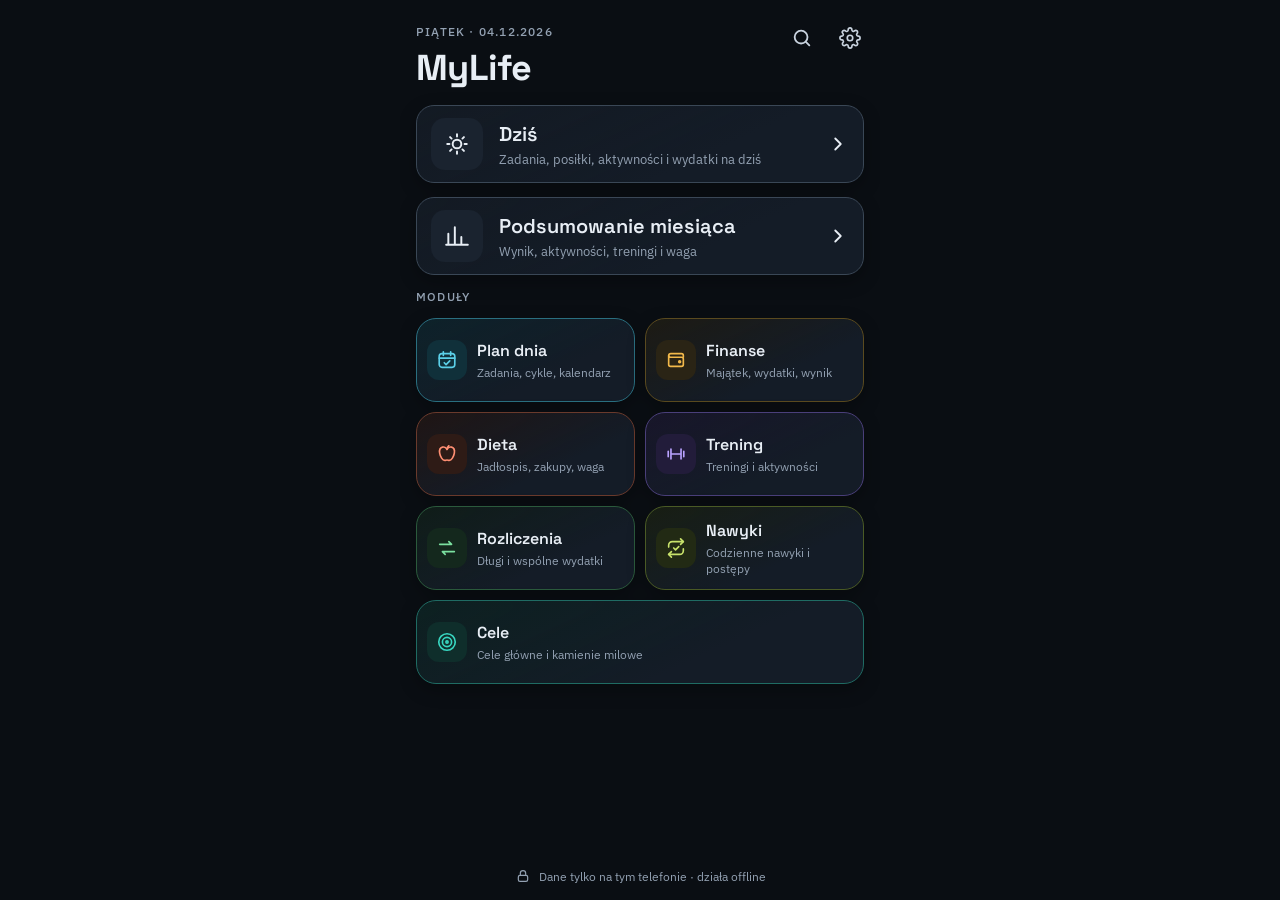
<file: index.html>
<!doctype html>
<html lang="pl">
<head>
<meta charset="utf-8">
<meta name="viewport" content="width=device-width, initial-scale=1, viewport-fit=cover, interactive-widget=resizes-content">
<meta name="theme-color" content="#0A0E13">
<meta name="color-scheme" content="dark">
<meta name="description" content="MyLife – osobisty planer dnia, działa offline, dane tylko na telefonie.">
<meta name="mobile-web-app-capable" content="yes">
<title>MyLife</title>
<link rel="manifest" href="manifest.webmanifest">
<link rel="icon" type="image/png" sizes="192x192" href="icons/icon-192.png">
<link rel="apple-touch-icon" href="icons/icon-192.png">
<link rel="preconnect" href="https://fonts.googleapis.com">
<link rel="preconnect" href="https://fonts.gstatic.com" crossorigin>
<link rel="stylesheet" href="https://fonts.googleapis.com/css2?family=IBM+Plex+Sans:wght@400;500;600&family=Space+Grotesk:wght@500;600;700&display=swap">
<link rel="stylesheet" href="styles.css">
</head>
<body>
<div id="app" aria-live="polite"></div>
<noscript><p style="color:#E8EEF5;padding:24px;font-family:sans-serif">MyLife wymaga włączonego JavaScriptu.</p></noscript>
<script src="lib/jszip.min.js"></script>
<script src="core.js"></script>
<script src="gcal.js"></script>
<script src="polar.js"></script>
<script src="diet-pdf.js"></script>
<script src="diet-core.js"></script>
<script src="diet-ui.js"></script>
<script src="body-ocr.js"></script>
<script src="body-cam.js"></script>
<script src="body-ui.js"></script>
<script src="diet-scan.js"></script>
<script src="diet-prod.js"></script>
<script src="fin-core.js"></script>
<script src="fin-import.js"></script>
<script src="fin-ui.js"></script>
<script src="train-core.js"></script>
<script src="settle-core.js"></script>
<script src="settle-ui.js"></script>
<script src="train-rec.js"></script>
<script src="habits-core.js"></script>
<script src="goals-core.js"></script>
<script src="polar-sports.js"></script>
<script src="train-rec-ui.js"></script>
<script src="train-ui.js"></script>
<script src="gcal-ui.js"></script>
<script src="polar-ui.js"></script>
<script src="today-ui.js"></script>
<script src="habits-ui.js"></script>
<script src="goals-ui.js"></script>
<script src="notif.js"></script>
<script src="notif-ui.js"></script>
<script src="xlsx-export.js"></script>
<script src="search-ui.js"></script>
<script src="summary-ui.js"></script>
<script src="app.js"></script>
</body>
</html>
</file>
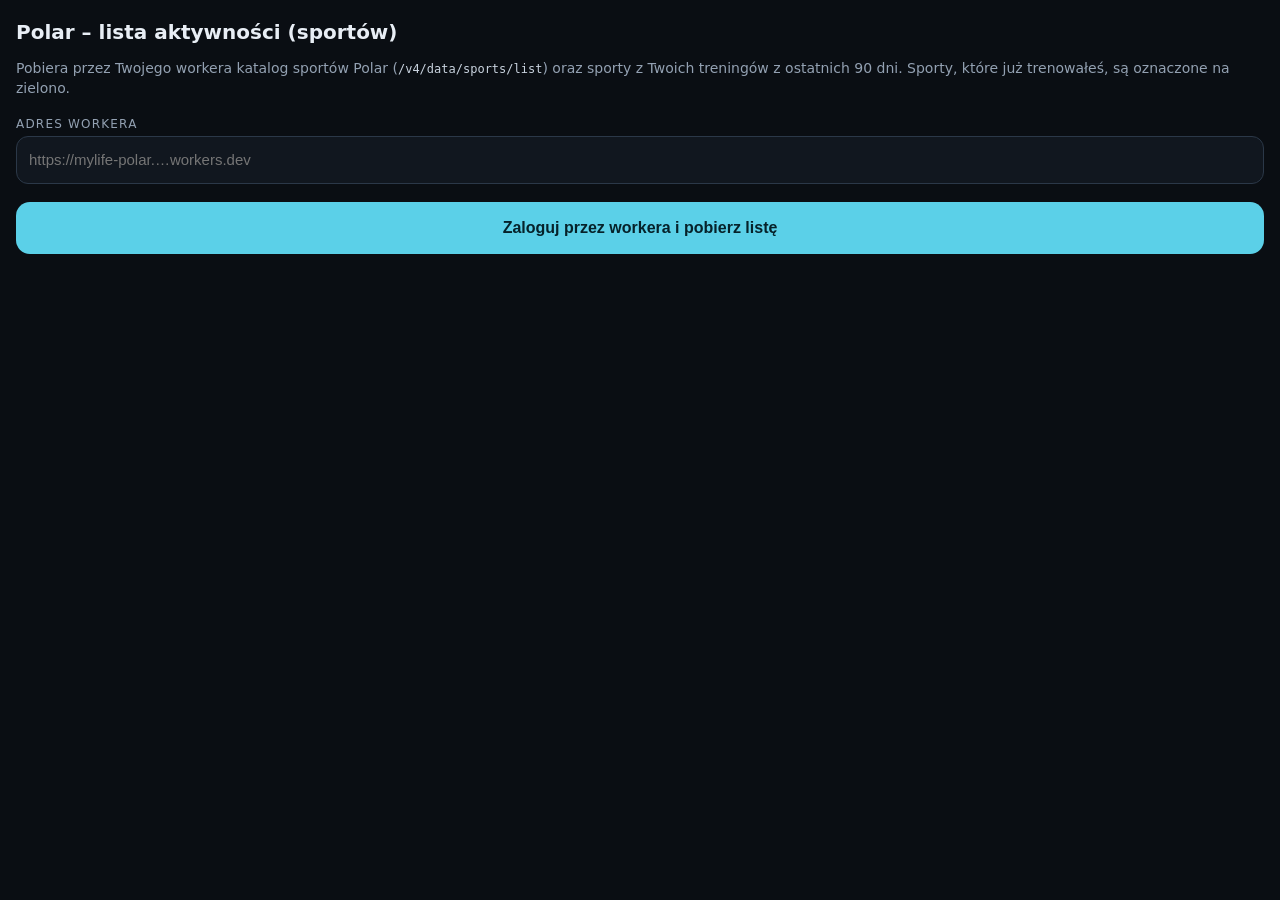
<file: polar-sports.html>
<!doctype html>
<html lang="pl">
<head>
<meta charset="utf-8">
<meta name="viewport" content="width=device-width, initial-scale=1">
<title>Polar – lista aktywności</title>
<style>
  body { margin: 0; background: #0A0E13; color: #E8EEF5; font-family: system-ui, sans-serif; padding: 20px 16px 40px; }
  h1 { font-size: 20px; margin: 0 0 6px; } h2 { font-size: 17px; margin: 22px 0 8px; }
  p { color: #93A1B2; font-size: 14px; line-height: 1.45; }
  button { width: 100%; min-height: 52px; border: none; border-radius: 14px; background: #5BD0E8; color: #06222A; font-size: 16px; font-weight: 600; margin: 8px 0 12px; }
  button.sec { background: #171F2A; color: #5BD0E8; border: 1px solid #2B3848; }
  input { width: 100%; box-sizing: border-box; height: 48px; margin: 4px 0 10px; padding: 0 12px; border-radius: 12px; border: 1px solid #2B3848; background: #11171F; color: #E8EEF5; font-size: 15px; }
  label { font-size: 12px; letter-spacing: .1em; color: #93A1B2; text-transform: uppercase; }
  table { width: 100%; border-collapse: collapse; font-size: 14px; }
  th, td { text-align: left; padding: 8px 6px; border-bottom: 1px solid #202B38; vertical-align: top; }
  th { color: #93A1B2; font-size: 12px; font-weight: 600; }
  td.n { color: #93A1B2; font-variant-numeric: tabular-nums; }
  .mine { color: #7BE0A0; font-weight: 600; }
  .bad { color: #FF9C8A; font-weight: 600; }
  code { font-size: 12px; color: #C9D3DF; overflow-wrap: anywhere; white-space: pre-wrap; }
</style>
</head>
<body>
<h1>Polar – lista aktywności (sportów)</h1>
<p>Pobiera przez Twojego workera katalog sportów Polar (<code>/v4/data/sports/list</code>) oraz sporty z Twoich treningów z ostatnich 90 dni. Sporty, które już trenowałeś, są oznaczone na zielono.</p>
<label for="wurl">Adres workera</label><input id="wurl" placeholder="https://mylife-polar.…workers.dev" autocomplete="off" autocapitalize="off" spellcheck="false">
<button id="go">Zaloguj przez workera i pobierz listę</button>
<div id="out"></div>
<script>
  const $ = (id) => document.getElementById(id);
  const RET = location.origin + location.pathname;
  const pad = (n) => String(n).padStart(2, '0');
  const dt = (d) => d.getFullYear() + '-' + pad(d.getMonth() + 1) + '-' + pad(d.getDate()) + 'T00:00:00';
  const esc = (s) => String(s == null ? '' : s).replace(/[&<>"]/g, (c) => ({ '&': '&amp;', '<': '&lt;', '>': '&gt;', '"': '&quot;' }[c]));
  try { $('wurl').value = localStorage.getItem('pt.worker') || ''; } catch (e) {}
  $('go').addEventListener('click', () => {
    const w = $('wurl').value.trim().replace(/\/+$/, '');
    if (!/^https:\/\//.test(w)) { $('out').innerHTML = '<p class="bad">Wpisz adres workera (https://…).</p>'; return; }
    const nonce = Math.random().toString(36).slice(2);
    try { localStorage.setItem('pt.worker', w); sessionStorage.setItem('ps.nonce', nonce); } catch (e) {}
    location.assign(w + '/auth/start?return=' + encodeURIComponent(RET) + '&nonce=' + nonce + '&scope=' + encodeURIComponent('sports:read training_sessions:read'));
  });

  // Nazwa sportu: polska wersja z nazw lokalizowanych, jeśli jest; inaczej nazwa podstawowa.
  function names(s) {
    const base = s.name || s.sportName || s.englishName || s.id || '';
    let pl = '', en = '';
    const ln = s.localizedNames || s.translations || s.localizations || s.names;
    const pick = (lang, text) => { const l = String(lang || '').toLowerCase(); if (!pl && (l === 'pl' || l.indexOf('pl') === 0 || l.indexOf('pol') === 0)) pl = text; if (!en && (l === 'en' || l.indexOf('en') === 0)) en = text; };
    if (Array.isArray(ln)) ln.forEach((x) => pick(x.language || x.locale || x.lang || x.languageCode, x.text || x.name || x.value || x.translation));
    else if (ln && typeof ln === 'object') Object.keys(ln).forEach((k) => pick(k, typeof ln[k] === 'string' ? ln[k] : (ln[k] && (ln[k].text || ln[k].name))));
    return { pl: pl || '', en: en || base };
  }
  // Identyfikator bywa obiektem (np. { id: … }) – bierzemy pierwszą wartość tekstową albo liczbową.
  const flat = (v) => { if (v == null) return ''; if (typeof v !== 'object') return String(v); for (const k of Object.keys(v)) { const x = flat(v[k]); if (x) return x; } return ''; };
  const sid = (s) => flat((s.identifier && s.identifier.id) || s.identifier || s.id || s.sportId);
  const listOf = (j) => Array.isArray(j) ? j : (j.sports || j.sportList || j.items || j.data || Object.values(j).find(Array.isArray) || []);

  (async function back() {
    if (!/polar_(access|error)=/.test(location.hash)) return;
    const q = new URLSearchParams(location.hash.slice(1)); history.replaceState(null, '', location.pathname);
    const out = $('out');
    let w = '', n = ''; try { w = localStorage.getItem('pt.worker') || ''; n = sessionStorage.getItem('ps.nonce') || ''; } catch (e) {}
    if (q.get('polar_error')) { out.innerHTML = '<p class="bad">Błąd logowania: ' + esc(q.get('polar_error')) + '</p>'; return; }
    if (!n || q.get('polar_nonce') !== n) { out.innerHTML = '<p class="bad">Nie zgadza się nonce – spróbuj jeszcze raz.</p>'; return; }
    const h = { Authorization: 'Bearer ' + q.get('polar_access'), Accept: 'application/json' };
    out.innerHTML = '<p>Pobieram…</p>';
    try {
      const r = await fetch(w + '/data/sports/list', { headers: h });
      const j = await r.json();
      if (!r.ok) { out.innerHTML = '<p class="bad">Polar zwrócił ' + r.status + '</p><code>' + esc(JSON.stringify(j).slice(0, 600)) + '</code>'; return; }
      const sports = listOf(j);
      // Sporty z treningów z ostatnich 90 dni
      const mine = {};
      try {
        const to = new Date(), from = new Date(Date.now() - 89 * 864e5);
        const r2 = await fetch(w + '/data/training-sessions/list?from=' + encodeURIComponent(dt(from)) + '&to=' + encodeURIComponent(dt(new Date(to.getTime() + 864e5))), { headers: h });
        const j2 = await r2.json();
        (listOf(j2) || []).forEach((t) => { if (!window.__t) window.__t = t; const id = flat(t.sport ? (t.sport.identifier || t.sport.id || t.sport) : t.sportId); if (id) mine[id] = (mine[id] || 0) + 1; });
      } catch (e) {}
      const rows = sports.map((s) => ({ id: sid(s), n: names(s), type: s.type || s.sportType || '', cnt: mine[sid(s)] || 0 }))
        .sort((a, b) => (b.cnt - a.cnt) || (a.n.pl || a.n.en).localeCompare(b.n.pl || b.n.en, 'pl'));
      const used = rows.filter((x) => x.cnt);
      out.innerHTML = '<h2>Twoje sporty z ostatnich 90 dni: ' + used.length + '</h2>' +
        (used.length ? '<p class="mine">' + used.map((x) => esc(x.n.pl || x.n.en) + ' (' + x.cnt + ')').join(', ') + '</p>' : '<p>Brak treningów w tym okresie.</p>') +
        '<h2>Katalog Polar: ' + rows.length + ' sportów</h2>' +
        '<table><thead><tr><th>Nazwa (PL)</th><th>Nazwa (EN)</th><th>Typ</th><th>ID</th></tr></thead><tbody>' +
        rows.map((x) => '<tr' + (x.cnt ? ' class="mine"' : '') + '><td>' + esc(x.n.pl || '—') + '</td><td>' + esc(x.n.en) + '</td><td>' + esc(x.type) + '</td><td class="n">' + esc(x.id) + '</td></tr>').join('') +
        '</tbody></table>' +
        '<button class="sec" id="copy">Kopiuj listę jako tekst</button>' +
        '<h2>Przykładowy wpis z katalogu (surowe dane)</h2><code>' + esc(JSON.stringify(sports[0] || j, null, 2).slice(0, 1500)) + '</code>' +
        '<h2>Pole „sport” z Twojego treningu (surowe dane)</h2><code>' + esc(window.__t ? JSON.stringify(window.__t.sport || window.__t, null, 2).slice(0, 800) : 'brak treningów') + '</code>';
      $('copy').addEventListener('click', () => {
        const txt = rows.map((x) => [x.n.pl, x.n.en, x.type, x.id, x.cnt || ''].join('\t')).join('\n');
        navigator.clipboard.writeText('PL\tEN\tTyp\tID\tMoje treningi (90 dni)\n' + txt).then(() => { $('copy').textContent = 'Skopiowano'; });
      });
    } catch (e) { out.innerHTML = '<p class="bad">Nie udało się pobrać listy: ' + esc(e.message) + '</p>'; }
  })();
</script>
</body>
</html>
</file>
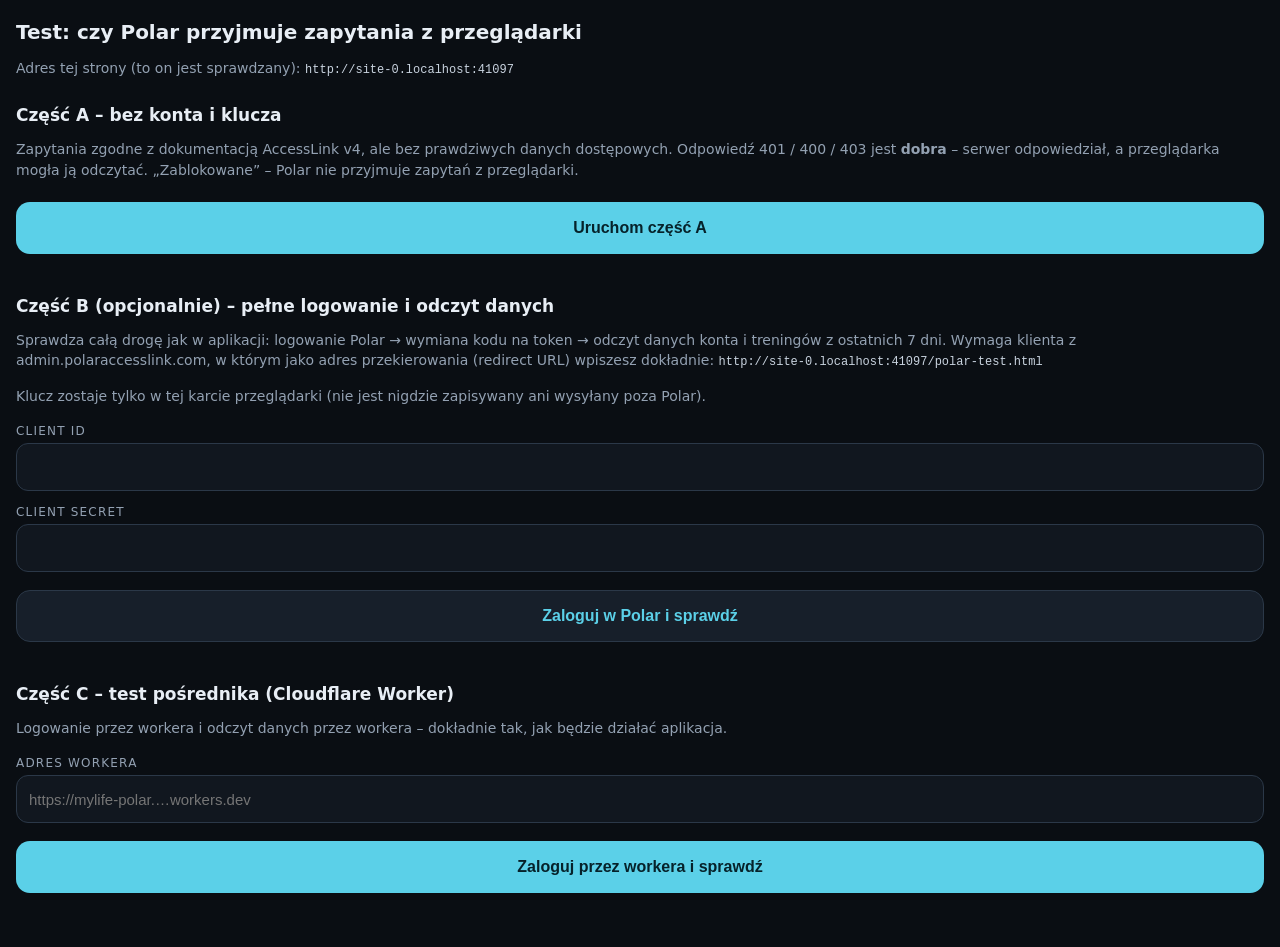
<file: polar-test.html>
<!doctype html>
<html lang="pl">
<head>
<meta charset="utf-8">
<meta name="viewport" content="width=device-width, initial-scale=1">
<title>Test Polar – zapytania z przeglądarki</title>
<style>
  body { margin: 0; background: #0A0E13; color: #E8EEF5; font-family: system-ui, sans-serif; padding: 20px 16px 40px; }
  h1 { font-size: 20px; margin: 0 0 6px; } h2 { font-size: 17px; margin: 26px 0 6px; }
  p, li { color: #93A1B2; font-size: 14px; line-height: 1.45; }
  button { width: 100%; min-height: 52px; border: none; border-radius: 14px; background: #5BD0E8; color: #06222A; font-size: 16px; font-weight: 600; margin: 8px 0 16px; }
  button.sec { background: #171F2A; color: #5BD0E8; border: 1px solid #2B3848; }
  input { width: 100%; box-sizing: border-box; height: 48px; margin: 4px 0 10px; padding: 0 12px; border-radius: 12px; border: 1px solid #2B3848; background: #11171F; color: #E8EEF5; font-size: 15px; }
  label { font-size: 12px; letter-spacing: .1em; color: #93A1B2; text-transform: uppercase; }
  .r { background: #11171F; border: 1px solid #202B38; border-radius: 12px; padding: 12px 14px; margin-bottom: 10px; font-size: 14px; line-height: 1.45; }
  .ok { color: #7BE0A0; font-weight: 600; } .bad { color: #FF9C8A; font-weight: 600; } .wait { color: #F2B94B; }
  code { font-size: 12px; color: #C9D3DF; overflow-wrap: anywhere; }
  .sum { font-size: 16px; font-weight: 600; }
</style>
</head>
<body>
<h1>Test: czy Polar przyjmuje zapytania z przeglądarki</h1>
<p>Adres tej strony (to on jest sprawdzany): <code id="org"></code></p>

<h2>Część A – bez konta i klucza</h2>
<p>Zapytania zgodne z dokumentacją AccessLink v4, ale bez prawdziwych danych dostępowych. Odpowiedź 401 / 400 / 403 jest <b>dobra</b> – serwer odpowiedział, a przeglądarka mogła ją odczytać. „Zablokowane” – Polar nie przyjmuje zapytań z przeglądarki.</p>
<button id="goA">Uruchom część A</button>
<div id="outA"></div>

<h2>Część B (opcjonalnie) – pełne logowanie i odczyt danych</h2>
<p>Sprawdza całą drogę jak w aplikacji: logowanie Polar → wymiana kodu na token → odczyt danych konta i treningów z ostatnich 7 dni. Wymaga klienta z admin.polaraccesslink.com, w którym jako adres przekierowania (redirect URL) wpiszesz dokładnie: <code id="redir"></code></p>
<p>Klucz zostaje tylko w tej karcie przeglądarki (nie jest nigdzie zapisywany ani wysyłany poza Polar).</p>
<label for="cid">Client ID</label><input id="cid" autocomplete="off" autocapitalize="off" spellcheck="false">
<label for="sec">Client secret</label><input id="sec" type="password" autocomplete="off">
<button id="goB" class="sec">Zaloguj w Polar i sprawdź</button>
<div id="outB"></div>

<h2>Część C – test pośrednika (Cloudflare Worker)</h2>
<p>Logowanie przez workera i odczyt danych przez workera – dokładnie tak, jak będzie działać aplikacja.</p>
<label for="wurl">Adres workera</label><input id="wurl" placeholder="https://mylife-polar.…workers.dev" autocomplete="off" autocapitalize="off" spellcheck="false">
<button id="goC">Zaloguj przez workera i sprawdź</button>
<div id="outC"></div>

<script>
  const $ = (id) => document.getElementById(id);
  const REDIR = location.origin + location.pathname;
  $('org').textContent = location.origin; $('redir').textContent = REDIR;
  const AUTH = 'https://auth.polar.com/oauth', API = 'https://www.polaraccesslink.com/v4/data';
  const iso = (d) => d.toISOString().slice(0, 10);
  const today = new Date(), weekAgo = new Date(Date.now() - 7 * 864e5);

  function box(out, title) { const b = document.createElement('div'); b.className = 'r'; b.innerHTML = '<div>' + title + '</div><div class="wait">sprawdzam…</div>'; out.appendChild(b); return b; }
  async function probe(out, title, url, opt) {
    const b = box(out, title);
    try {
      const r = await fetch(url, opt);
      let body = ''; try { body = await r.text(); } catch (e) {}
      // treść skrócona tylko na ekranie (token dostępu nie jest pokazywany)
      const shown = body.replace(/("(access|refresh)_token"\s*:\s*")[^"]+/g, '$1…ukryty…').slice(0, 300);
      b.lastChild.outerHTML = '<div><span class="ok">Przyjęte</span> – odpowiedź ' + r.status + (shown ? '<br><code>' + shown.replace(/</g, '&lt;') + '</code>' : '') + '</div>';
      return { ok: true, status: r.status, body };
    } catch (e) {
      b.lastChild.outerHTML = '<div><span class="bad">Zablokowane</span> – przeglądarka nie dostała odpowiedzi (' + e.message + ')</div>';
      return { ok: false };
    }
  }
  function summary(out, html) { const s = document.createElement('div'); s.className = 'r sum'; s.innerHTML = html; out.appendChild(s); }

  // Część A
  $('goA').addEventListener('click', async () => {
    const out = $('outA'); out.innerHTML = '';
    // 1. /hello – „This operation does not require authentication”, Accept: text/plain
    const a1 = await probe(out, '1. GET /v4/data/hello (bez logowania, Accept: text/plain)', API + '/hello', { headers: { Accept: 'text/plain' } });
    // 2. endpoint danych z nagłówkiem Authorization: Bearer (jak w przykładach curl) – wymusza zapytanie wstępne CORS
    const a2 = await probe(out, '2. GET /v4/data/training-sessions/list z nagłówkiem Authorization: Bearer', API + '/training-sessions/list?from=' + iso(weekAgo) + '&to=' + iso(today), { headers: { Authorization: 'Bearer test', Accept: 'application/json' } });
    // 3. wymiana kodu na token: POST, Basic client_id:client_secret, x-www-form-urlencoded
    const a3 = await probe(out, '3. POST auth.polar.com/oauth/token (Basic, x-www-form-urlencoded)', AUTH + '/token', { method: 'POST', headers: { Authorization: 'Basic ' + btoa('test:test'), 'Content-Type': 'application/x-www-form-urlencoded', Accept: 'application/json' }, body: 'grant_type=authorization_code&code=test&redirect_uri=' + encodeURIComponent(REDIR) });
    if (a2.ok && a3.ok) summary(out, '<span class="ok">Wynik: wariant 1 (bezpośrednio z aplikacji) jest możliwy. Dla pewności możesz zrobić część B.</span>');
    else if (a2.ok && !a3.ok) summary(out, '<span class="wait">Wynik: dane są dostępne z przeglądarki, ale logowanie (wymiana kodu na token) – nie. Potrzebny pośrednik tylko do logowania.</span>');
    else if (a1.ok && !a2.ok) summary(out, '<span class="bad">Wynik: Polar przyjmuje tylko proste zapytania bez logowania – do danych potrzebny pośrednik (wariant 2) albo import pliku (wariant 3).</span>');
    else summary(out, '<span class="bad">Wynik: Polar nie przyjmuje zapytań z przeglądarki – potrzebny pośrednik (wariant 2) albo import pliku (wariant 3).</span>');
  });

  // Część B – OAuth2 authorization code: authorize → ?code=…&state=… → token → dane
  $('goB').addEventListener('click', () => {
    const cid = $('cid').value.trim(), sec = $('sec').value.trim();
    if (!cid || !sec) { $('outB').innerHTML = '<div class="r"><span class="bad">Wpisz Client ID i Client secret.</span></div>'; return; }
    const state = Math.random().toString(36).slice(2);
    sessionStorage.setItem('pt', JSON.stringify({ cid, sec, state }));
    location.assign(AUTH + '/authorize?client_id=' + encodeURIComponent(cid) + '&response_type=code&scope=' + encodeURIComponent('training_sessions:read profile:read') + '&redirect_uri=' + encodeURIComponent(REDIR) + '&state=' + state);
  });
  (async function back() {
    const q = new URLSearchParams(location.search);
    if (!q.get('code') && !q.get('error')) return;
    let p = null; try { p = JSON.parse(sessionStorage.getItem('pt')); sessionStorage.removeItem('pt'); } catch (e) {}
    history.replaceState(null, '', location.pathname);
    const out = $('outB'); out.innerHTML = '';
    if (q.get('error')) { summary(out, '<span class="bad">Polar zwrócił błąd logowania: ' + q.get('error') + '</span>'); return; }
    if (!p || p.state !== q.get('state')) { summary(out, '<span class="bad">Nie zgadza się parametr state – uruchom część B jeszcze raz.</span>'); return; }
    const b = box(out, 'Logowanie Polar'); b.lastChild.outerHTML = '<div><span class="ok">OK</span> – otrzymano kod autoryzacji</div>';
    const t = await probe(out, 'Wymiana kodu na token (POST /oauth/token)', AUTH + '/token', { method: 'POST', headers: { Authorization: 'Basic ' + btoa(p.cid + ':' + p.sec), 'Content-Type': 'application/x-www-form-urlencoded', Accept: 'application/json' }, body: 'grant_type=authorization_code&code=' + encodeURIComponent(q.get('code')) + '&redirect_uri=' + encodeURIComponent(REDIR) });
    if (!t.ok) { summary(out, '<span class="bad">Wynik: logowanie nie działa z przeglądarki – potrzebny pośrednik do wymiany kodu na token.</span>'); return; }
    let tok = null; try { tok = JSON.parse(t.body).access_token; } catch (e) {}
    if (!tok) { summary(out, '<span class="wait">Serwer odpowiedział, ale bez tokenu (status ' + t.status + '). Sprawdź Client secret i adres przekierowania w kliencie Polar.</span>'); return; }
    const h = { Authorization: 'Bearer ' + tok, Accept: 'application/json' };
    const d1 = await probe(out, 'GET /v4/data/user/account-data', API + '/user/account-data', { headers: h });
    const d2 = await probe(out, 'GET /v4/data/training-sessions/list (ostatnie 7 dni)', API + '/training-sessions/list?from=' + iso(weekAgo) + '&to=' + iso(today), { headers: h });
    summary(out, d1.ok && d2.ok && d2.status === 200 ? '<span class="ok">Wynik: pełna droga działa z przeglądarki – wariant 1 jest możliwy.</span>'
      : '<span class="wait">Wynik: logowanie działa, ale odczyt danych zwrócił status ' + (d2.status || 'brak') + ' – sprawdź zgody na account.polar.com.</span>');
  })();

  // Część C – pośrednik: /auth/start → Polar → /auth/callback → powrót tutaj z #polar_access=… → /data/… przez workera
  try { $('wurl').value = localStorage.getItem('pt.worker') || ''; } catch (e) {}
  $('goC').addEventListener('click', () => {
    const w = $('wurl').value.trim().replace(/\/+$/, '');
    if (!/^https:\/\//.test(w)) { $('outC').innerHTML = '<div class="r"><span class="bad">Wpisz adres workera (https://…).</span></div>'; return; }
    const nonce = Math.random().toString(36).slice(2);
    try { localStorage.setItem('pt.worker', w); sessionStorage.setItem('pt.nonce', nonce); } catch (e) {}
    location.assign(w + '/auth/start?return=' + encodeURIComponent(REDIR) + '&nonce=' + nonce + '&scope=' + encodeURIComponent('training_sessions:read profile:read'));
  });
  (async function backC() {
    if (!/polar_(access|error)=/.test(location.hash)) return;
    const q = new URLSearchParams(location.hash.slice(1)); history.replaceState(null, '', location.pathname);
    const out = $('outC'); out.innerHTML = '';
    let w = '', n = ''; try { w = localStorage.getItem('pt.worker') || ''; n = sessionStorage.getItem('pt.nonce') || ''; } catch (e) {}
    if (q.get('polar_error')) { summary(out, '<span class="bad">Błąd logowania przez workera: ' + q.get('polar_error') + '</span>'); return; }
    if (!n || q.get('polar_nonce') !== n) { summary(out, '<span class="bad">Nie zgadza się nonce – uruchom część C jeszcze raz.</span>'); return; }
    const b = box(out, 'Logowanie przez workera'); b.lastChild.outerHTML = '<div><span class="ok">OK</span> – token dostępu ważny ' + q.get('polar_expires') + ' s, token odświeżania: ' + (q.get('polar_refresh') ? 'jest' : 'brak') + '</div>';
    const h = { Authorization: 'Bearer ' + q.get('polar_access'), Accept: 'application/json' };
    const d1 = await probe(out, 'Worker → GET /v4/data/user/account-data', w + '/data/user/account-data', { headers: h });
    // Polar odrzucił samą datę („could not be parsed as datetime”) – sprawdzamy formaty daty z godziną.
    const fmts = [['RRRR-MM-DDT00:00:00', (d) => iso(d) + 'T00:00:00'], ['RRRR-MM-DDT00:00:00Z', (d) => iso(d) + 'T00:00:00Z'], ['RRRR-MM-DDT00:00:00.000Z', (d) => iso(d) + 'T00:00:00.000Z']];
    let d2 = { ok: false };
    for (const [label, f] of fmts) {
      d2 = await probe(out, 'Worker → GET /v4/data/training-sessions/list (7 dni, format ' + label + ')', w + '/data/training-sessions/list?from=' + encodeURIComponent(f(weekAgo)) + '&to=' + encodeURIComponent(f(today)), { headers: h });
      if (d2.ok && d2.status === 200) { d2.fmt = label; break; }
    }
    let d3 = { ok: false };
    if (q.get('polar_refresh')) d3 = await probe(out, 'Worker → odświeżenie tokenu (POST /auth/refresh)', w + '/auth/refresh', { method: 'POST', headers: { 'Content-Type': 'application/json' }, body: JSON.stringify({ refresh_token: q.get('polar_refresh') }) });
    summary(out, d1.ok && d2.ok && d2.status === 200 ? '<span class="ok">Wynik: pośrednik działa – aplikacja może pobierać dane z Polar (format dat: ' + d2.fmt + ').' + (d3.ok && d3.status === 200 ? ' Odświeżanie tokenu też działa.' : '') + '</span>'
      : '<span class="wait">Wynik: worker odpowiada, ale Polar zwrócił status ' + (d2.status || 'brak') + ' – sprawdź zgody na account.polar.com i zmienne workera.</span>');
  })();
</script>
</body>
</html>
</file>
<file: styles.css>
/* MyLive – style przeniesione 1:1 z makiety „Planer – makieta” */
:root {
  --bg: #0A0E13;
  --surface: #141C27;
  --surface-2: #1A2330;
  --line: #273547;
  --line-2: #35465B;
  --accent: #5BD0E8;
  --accent-ink: #06222A;
  --accent-bg: #10303A;
  --accent-line: #2A6F80;
  --text: #E8EEF5;
  --text-2: #C9D3DF;
  --muted: #93A1B2;
  --dim: #8896A8;
  --check: #4A5A6E;
  --danger-bg: #3A1A1F;
  --danger: #FF9C8A;
  --gold: #F2B94B; --gold-bg: #2A2415;
  --coral: #FF8F73; --coral-bg: #2E1B16;
  --display: 'Space Grotesk', system-ui, sans-serif;
  --body: 'IBM Plex Sans', system-ui, sans-serif;
  --safe-top: env(safe-area-inset-top, 0px);
  --safe-bottom: env(safe-area-inset-bottom, 0px);
  color-scheme: dark;
}
* { box-sizing: border-box; -webkit-tap-highlight-color: transparent; }
html, body { margin: 0; height: 100%; background: var(--bg); overflow: hidden; }   /* v54: strona się nie przewija – tylko środek ekranu */
body { color: var(--text); font-family: var(--body); overscroll-behavior: none; }
a { color: inherit; text-decoration: none; }
button { font-family: inherit; color: inherit; cursor: pointer; }
input, textarea { font-family: var(--body); }
input::placeholder, textarea::placeholder { color: var(--muted); }
:focus-visible { outline: 2px solid var(--accent); outline-offset: 2px; }
.sr-only { position: absolute; width: 1px; height: 1px; overflow: hidden; clip: rect(0 0 0 0); white-space: nowrap; }

/* v54: aplikacja przypięta do krawędzi okna (bez polegania na 100dvh): górny i dolny pasek zawsze widoczne, przewija się środek */
#app { position: fixed; top: 0; bottom: 0; left: 0; right: 0; max-width: 480px; margin: 0 auto; display: flex; flex-direction: column; overflow: hidden; padding-top: env(safe-area-inset-top, 0px); }
.screen { flex: 1; min-height: 0; display: flex; flex-direction: column; }

/* ---------- Nagłówki ---------- */
.topbar { display: flex; align-items: center; gap: 4px; padding: calc(16px + var(--safe-top)) 8px 0 8px; }
.topbar.center { justify-content: space-between; }
.topbar h1 { margin: 0; font-family: var(--display); font-size: 22px; font-weight: 600; }
.iconbtn { width: 44px; height: 44px; display: flex; align-items: center; justify-content: center; background: none; border: none; padding: 0; color: var(--text); flex: none; }
.iconbtn.soft { color: var(--text-2); }
.eyebrow { font-size: 12px; letter-spacing: 0.1em; color: var(--muted); font-weight: 500; text-transform: uppercase; }

/* ---------- Ekran główny ---------- */
.home { padding: calc(28px + var(--safe-top)) 16px calc(20px + var(--safe-bottom)); gap: 20px; overflow-y: auto; }
.home h1 { margin: 0; font-family: var(--display); font-size: 32px; font-weight: 700; letter-spacing: -0.01em; }
.modules { display: flex; flex-direction: column; gap: 12px; }
.module { display: flex; align-items: center; gap: 16px; padding: 18px 16px; background: var(--surface); border: 1px solid var(--line); border-radius: 18px; min-height: 44px; width: 100%; text-align: left; }
.module.active { border-color: var(--accent-line); }
.module .ico { width: 52px; height: 52px; border-radius: 14px; display: flex; align-items: center; justify-content: center; flex: none; }
.module .txt { flex: 1; min-width: 0; display: flex; flex-direction: column; gap: 4px; }
.module .name { font-family: var(--display); font-size: 20px; font-weight: 600; }
.module .desc { font-size: 13px; color: var(--muted); }
.badge-soon { flex: none; font-size: 11px; letter-spacing: 0.08em; padding: 4px 8px; border: 1px solid var(--line-2); border-radius: 999px; color: var(--muted); }
.home-foot { margin-top: auto; display: flex; align-items: center; justify-content: center; gap: 8px; color: var(--muted); font-size: 12px; background: none; border: none; min-height: 44px; width: 100%; }

/* ---------- Przełącznik widoków ---------- */
.seg { display: flex; background: var(--surface); border: 1px solid var(--line); border-radius: 12px; padding: 4px; gap: 4px; }
.seg > * { flex: 1; height: 40px; display: flex; align-items: center; justify-content: center; border-radius: 9px; color: var(--text-2); font-size: 14px; font-weight: 500; background: none; border: none; }
.seg > .on { background: var(--accent); color: var(--accent-ink); font-weight: 600; }
.seg.small { background: var(--bg); padding: 3px; gap: 3px; }
.seg.small > * { height: 38px; font-size: 13px; }

.head-pad { display: flex; flex-direction: column; gap: 16px; padding: 8px 16px 0 16px; }
.head-pad.tight { gap: 8px; }

/* ---------- Pasek tygodnia (Dzień) ---------- */
.strip { touch-action: pan-y; display: grid; grid-template-columns: repeat(7, minmax(0, 1fr)); gap: 6px; }
.strip button { display: flex; flex-direction: column; align-items: center; gap: 4px; padding: 8px 0; border-radius: 12px; background: var(--surface); border: 1px solid var(--line); min-height: 56px; }
.strip .d { font-size: 11px; color: var(--muted); letter-spacing: 0.06em; }
.strip .n { font-family: var(--display); font-size: 17px; font-weight: 600; }
.strip .sel { background: var(--accent-bg); border-color: var(--accent-line); }
.strip .sel .n, .strip .today .n { color: var(--accent); }

.dayhead { display: flex; justify-content: space-between; align-items: center; gap: 8px; min-height: 28px; }
.dayhead .t { font-family: var(--display); font-size: 18px; font-weight: 600; }
.sub { font-size: 13px; color: var(--muted); }
.dayhead + .sub { margin-top: -10px; }

/* pastylka (Cofnij, Rozwiń wszystko, Otwórz ten dzień) */
.pillbtn { flex: none; height: 44px; margin: -8px 0; padding: 0; background: none; border: none; display: flex; align-items: center; }
.pill { height: 28px; padding: 0 10px; border-radius: 999px; background: var(--surface-2); border: 1px solid var(--line-2); color: var(--accent); font-size: 12px; font-weight: 500; display: inline-flex; align-items: center; gap: 5px; white-space: nowrap; }

/* ---------- Lista zadań ---------- */
.list { flex: 1; min-height: 0; overflow-y: auto; display: flex; flex-direction: column; gap: 8px; padding: 12px 16px 12px 16px; }
.row-wrap { flex: none; position: relative; border-radius: 14px; overflow: hidden; }
.row-del { position: absolute; inset: 0; background: var(--danger-bg); display: none; align-items: center; gap: 10px; padding-left: 20px; color: var(--danger); font-size: 14px; font-weight: 600; }
.row-wrap.swiping .row-del { display: flex; }
.row { position: relative; touch-action: pan-y; display: flex; align-items: center; gap: 12px; padding: 4px 4px 4px 14px; background: var(--surface); border: 1px solid var(--line); border-radius: 14px; min-height: 56px; transition: transform .2s ease; user-select: none; -webkit-user-select: none; }
.row .time { width: 44px; flex: none; font-family: var(--display); font-size: 15px; font-weight: 600; color: var(--accent); }
.row .time.allday { font-size: 12px; font-weight: 500; color: var(--muted); font-family: var(--body); }
.row .body { flex: 1; min-width: 0; display: flex; flex-direction: column; gap: 3px; background: none; border: none; padding: 8px 0; text-align: left; }
.row .title { font-size: 15px; color: var(--text); overflow-wrap: anywhere; }
.row.done .title { color: var(--muted); text-decoration: line-through; }
.row.done .time { color: var(--muted); }
.rep { display: flex; align-items: center; gap: 5px; font-size: 12px; color: var(--muted); }
.check { width: 48px; height: 48px; flex: none; display: flex; align-items: center; justify-content: center; background: none; border: none; padding: 0; }
.check .box { width: 26px; height: 26px; border-radius: 8px; border: 2px solid var(--check); display: flex; align-items: center; justify-content: center; color: var(--accent-ink); }
.row.done .check .box { background: var(--accent); border-color: var(--accent); }
.empty { margin: 24px 8px; text-align: center; color: var(--muted); font-size: 14px; line-height: 1.5; }

/* ---------- Stopka akcji ---------- */
.footbar { display: flex; align-items: center; gap: 10px; padding: 12px 16px calc(20px + var(--safe-bottom)) 16px; background: var(--bg); border-top: 1px solid var(--line); }
.quick { flex: 1; min-width: 0; height: 48px; background: var(--surface); border: 1px solid var(--line-2); border-radius: 14px; padding: 0 14px; color: var(--text); font-size: 15px; }
.plus { width: 48px; height: 48px; flex: none; border-radius: 14px; background: var(--accent); color: var(--accent-ink); display: flex; align-items: center; justify-content: center; border: none; }
.primary { flex: 1; height: 52px; border-radius: 14px; background: var(--accent); color: var(--accent-ink); display: flex; align-items: center; justify-content: center; gap: 8px; font-size: 16px; font-weight: 600; border: none; }
.primary:disabled { opacity: .45; }

/* ---------- Tydzień ---------- */
.navrow { display: flex; align-items: center; justify-content: space-between; }
.navrow .mid { display: flex; flex-direction: column; align-items: center; gap: 2px; }
.navrow .big { font-family: var(--display); font-size: 18px; font-weight: 600; }
.navrow .big.l { font-size: 20px; }
.navrow .small { font-size: 12px; color: var(--muted); }
.week-list { flex: 1; min-height: 0; overflow-y: auto; display: flex; flex-direction: column; gap: 8px; padding: 4px 16px 12px 16px; }
.wday { flex: none; background: var(--surface); border: 1px solid var(--line); border-radius: 14px; overflow: hidden; }
.wday .top { display: flex; align-items: flex-start; }
.wday .open { flex: none; display: flex; padding: 10px 0 10px 10px; background: none; border: none; }
.dbadge { width: 48px; flex: none; display: flex; flex-direction: column; align-items: center; gap: 2px; padding: 6px 0; border-radius: 10px; border: 1px solid var(--line); }
.dbadge .d { font-size: 11px; letter-spacing: 0.06em; color: var(--muted); }
.dbadge .n { font-family: var(--display); font-size: 18px; font-weight: 600; }
.dbadge.today { background: var(--accent-bg); border-color: var(--accent-line); }
.dbadge.today .n { color: var(--accent); }
.wday .tog { flex: 1; min-width: 0; display: flex; align-items: flex-start; gap: 14px; padding: 10px 12px 10px 14px; background: none; border: none; text-align: left; min-height: 64px; }
.wday .lines { flex: 1; min-width: 0; display: flex; flex-direction: column; gap: 5px; padding-top: 2px; }
.wline { display: flex; gap: 10px; align-items: baseline; min-width: 0; }
.wline .tm { width: 40px; flex: none; font-family: var(--display); font-size: 13px; font-weight: 600; color: var(--accent); }
.wline .tm.allday { font-family: var(--body); font-weight: 500; font-size: 11px; color: var(--muted); }
.wline .nm { flex: 1; min-width: 0; font-size: 14px; white-space: nowrap; overflow: hidden; text-overflow: ellipsis; }
.wline.done .nm { color: var(--muted); text-decoration: line-through; }
.more { font-size: 12px; color: var(--muted); padding-left: 0; }
.chev { flex: none; height: 32px; display: flex; align-items: center; color: var(--muted); }
.wday .items { margin: 0 12px 4px 12px; border-top: 1px solid var(--line); padding: 12px 2px 6px 60px; display: flex; flex-direction: column; gap: 12px; }
.witem { display: flex; gap: 10px; align-items: flex-start; background: none; border: none; padding: 0; text-align: left; width: 100%; }
.witem .tm { width: 40px; flex: none; font-family: var(--display); font-size: 13px; font-weight: 600; color: var(--accent); padding-top: 1px; }
.witem .tm.allday { font-family: var(--body); font-weight: 500; font-size: 11px; color: var(--muted); }
.witem .c { flex: 1; min-width: 0; display: flex; flex-direction: column; gap: 3px; }
.witem .ti { font-size: 14px; }
.witem.done .ti { color: var(--muted); text-decoration: line-through; }

/* ---------- Miesiąc ---------- */
.dow-row { display: grid; grid-template-columns: repeat(7, minmax(0, 1fr)); text-align: center; font-size: 11px; letter-spacing: 0.06em; color: var(--muted); padding-bottom: 2px; }
.mgrid { display: grid; grid-template-columns: repeat(7, minmax(0, 1fr)); }
.mcell { width: 100%; height: 50px; display: flex; flex-direction: column; align-items: center; gap: 3px; padding: 3px 0 0 0; background: none; border: none; color: var(--text); }
.mcell .num { width: 30px; height: 30px; border-radius: 15px; display: flex; align-items: center; justify-content: center; font-family: var(--display); font-size: 15px; font-weight: 500; }
.mcell.muted .num { color: var(--dim); }
.mcell.today .num { background: var(--accent); color: var(--accent-ink); font-weight: 700; }
.mcell.sel .num { border: 2px solid var(--accent); color: var(--accent); font-weight: 700; }
.dots { display: flex; gap: 3px; height: 5px; }
.dots i { width: 5px; height: 5px; border-radius: 3px; background: var(--accent); display: block; }
.mcell.muted .dots i { background: var(--dim); }
.month-panel { flex: 1; min-height: 0; overflow-y: auto; padding: 12px 16px 12px 16px; }
.card { background: var(--surface); border: 1px solid var(--line); border-radius: 20px; padding: 14px; display: flex; flex-direction: column; gap: 12px; }
.card .hdr { display: flex; justify-content: space-between; align-items: baseline; gap: 8px; }
.card .hdr .t { font-family: var(--display); font-size: 16px; font-weight: 600; }
.card .hdr .c { flex: none; font-size: 12px; color: var(--muted); }
.mitem { display: flex; gap: 12px; align-items: flex-start; background: none; border: none; padding: 0; text-align: left; width: 100%; }
.mitem .tm { width: 44px; flex: none; font-family: var(--display); font-size: 14px; font-weight: 600; color: var(--accent); padding-top: 1px; }
.mitem .tm.allday { font-family: var(--body); font-size: 11px; font-weight: 500; color: var(--muted); padding-top: 3px; }
.mitem .c { flex: 1; min-width: 0; display: flex; flex-direction: column; gap: 3px; }
.mitem .ti { font-size: 14px; }
.mitem.done .ti { color: var(--muted); text-decoration: line-through; }

/* ---------- Formularz ---------- */
.form { flex: 1; min-height: 0; overflow-y: auto; display: flex; flex-direction: column; gap: 14px; padding: 12px 16px 12px 16px; }
.form.tight { gap: 12px; padding-top: 8px; }
.field { flex: none; display: flex; flex-direction: column; gap: 8px; }
.title-input { height: 54px; background: var(--surface); border: 1px solid var(--accent-line); border-radius: 14px; padding: 0 16px; color: var(--text); font-size: 17px; }
.note-input { height: 76px; background: var(--surface); border: 1px solid var(--line); border-radius: 14px; padding: 12px 16px; color: var(--text); font-size: 15px; resize: none; }
.group { flex: none; display: flex; flex-direction: column; gap: 8px; }
.datecard { position: relative; background: var(--surface); border: 1px solid var(--line); border-radius: 14px; padding: 12px 14px; display: flex; flex-direction: column; gap: 6px; min-height: 44px; }
.datecard .v { font-family: var(--display); font-size: 17px; font-weight: 600; }
.datecard input { position: absolute; inset: 0; width: 100%; height: 100%; opacity: 0; border: 0; padding: 0; margin: 0; cursor: pointer; }
.datecard input::-webkit-calendar-picker-indicator { position: absolute; inset: 0; width: 100%; height: 100%; cursor: pointer; }
.timecard { background: var(--surface); border: 1px solid var(--line); border-radius: 14px; padding: 0 6px 0 14px; display: flex; align-items: center; justify-content: space-between; min-height: 56px; }
.timecard .lab { display: flex; align-items: center; gap: 10px; }
.timecard .lab .two { display: flex; flex-direction: column; gap: 1px; }
.timecard .lab .two span:last-child { font-size: 12px; color: var(--muted); }
.hm { display: flex; align-items: center; gap: 2px; }
.hm .colon { font-family: var(--display); font-size: 18px; font-weight: 600; color: var(--muted); padding: 0 3px; }
.num-in { width: 48px; height: 40px; text-align: center; background: var(--bg); border: 1px solid var(--accent-line); border-radius: 10px; color: var(--accent); font-family: var(--display); font-size: 18px; font-weight: 600; }
.num-in.m { width: 56px; height: 48px; border-radius: 12px; font-size: 20px; }
.num-in.l { width: 64px; height: 52px; border-radius: 12px; font-size: 24px; }
.hm .colon.m { font-size: 20px; } .hm .colon.l { font-size: 24px; }
.panel { flex: none; background: var(--surface); border: 1px solid var(--line); border-radius: 14px; padding: 14px; display: flex; flex-direction: column; gap: 12px; }
.select { width: 100%; min-height: 48px; padding: 0 14px; display: flex; align-items: center; justify-content: space-between; background: var(--bg); border: 1px solid var(--line-2); border-radius: 12px; color: var(--text); font-size: 15px; text-align: left; }
.options { background: var(--bg); border: 1px solid var(--line-2); border-radius: 12px; overflow: hidden; }
.options > * { width: 100%; min-height: 48px; padding: 0 14px; display: flex; align-items: center; justify-content: space-between; background: none; border: none; border-bottom: 1px solid var(--line); font-size: 15px; text-align: left; color: var(--text); }
.options > *:last-child { border-bottom: none; }
.options .on { color: var(--accent); font-weight: 600; }
.options .link { color: var(--accent); font-weight: 500; }
.hint { display: flex; align-items: center; gap: 8px; font-size: 13px; color: var(--muted); }
.switchrow { display: flex; align-items: center; justify-content: space-between; }
.switchrow .lab { display: flex; align-items: center; gap: 10px; font-size: 15px; }
.switch { width: 60px; height: 44px; background: none; border: none; padding: 0; display: flex; align-items: center; justify-content: flex-end; }
.switch .track { position: relative; display: block; width: 48px; height: 28px; border-radius: 14px; background: var(--surface-2); border: 1px solid var(--dim); transition: background .15s; }
.switch .knob { position: absolute; top: 2px; left: 3px; width: 22px; height: 22px; border-radius: 11px; background: var(--muted); transition: left .15s, background .15s; }
.switch[aria-checked="true"] .track { background: var(--accent); border-color: var(--accent); }
.switch[aria-checked="true"] .knob { left: 22px; background: var(--accent-ink); }
.customrem { display: flex; align-items: center; gap: 8px; }
.customrem > span:first-child { font-size: 14px; color: var(--text-2); margin-right: 4px; }
.danger-link { align-self: center; background: none; border: none; color: var(--danger); font-size: 14px; font-weight: 500; min-height: 44px; padding: 0 12px; }

/* ---------- Własne powtarzanie ---------- */
.stepper { display: flex; align-items: center; gap: 12px; }
.round { width: 44px; height: 44px; border-radius: 22px; background: var(--surface-2); border: 1px solid var(--line-2); color: var(--text); display: flex; align-items: center; justify-content: center; padding: 0; flex: none; }
.stepper .val { width: 36px; text-align: center; font-family: var(--display); font-size: 26px; font-weight: 600; }
.wdays { display: grid; grid-template-columns: repeat(7, minmax(0, 1fr)); gap: 6px; }
.wdays button { height: 48px; border-radius: 12px; background: var(--surface-2); border: 1px solid var(--line-2); color: var(--text-2); font-size: 13px; font-weight: 500; padding: 0; }
.wdays button.on { background: var(--accent); border-color: var(--accent); color: var(--accent-ink); font-weight: 600; }
.radio-row { display: flex; align-items: center; gap: 8px; }
.radio { flex: 1; min-width: 0; min-height: 48px; background: none; border: none; padding: 0; display: flex; align-items: center; gap: 12px; text-align: left; color: var(--text); font-size: 15px; }
.radio .dot { flex: none; width: 22px; height: 22px; border-radius: 11px; border: 2px solid var(--check); display: flex; align-items: center; justify-content: center; }
.radio[aria-checked="true"] .dot { border-color: var(--accent); }
.radio[aria-checked="true"] .dot::after { content: ''; width: 10px; height: 10px; border-radius: 5px; background: var(--accent); }
.end-date { flex: none; height: 44px; background: var(--bg); border: 1px solid var(--accent-line); border-radius: 12px; color: var(--accent); padding: 0 8px; font-family: var(--display); font-size: 15px; font-weight: 600; color-scheme: dark; }
.preview { display: flex; flex-direction: column; gap: 6px; font-size: 13px; color: var(--muted); }
.preview b { color: var(--text-2); font-weight: 500; }

/* ---------- Przełóż (przesunięcie w lewo + panel) ---------- */
.row-move { position: absolute; inset: 0; background: var(--accent-bg); display: none; align-items: center; justify-content: flex-end; gap: 10px; padding-right: 20px; color: var(--accent); font-size: 14px; font-weight: 600; }
.row-wrap.swiping-l .row-move { display: flex; }
.sheet-wrap { position: absolute; inset: 0; z-index: 10; }
.sheet-scrim { position: absolute; inset: 0; width: 100%; height: 100%; background: rgba(5, 8, 12, 0.74); border: none; padding: 0; cursor: default; }
.sheet-wrap.anim .sheet-scrim { animation: fade .2s ease; }
.sheet-wrap.anim .sheet { animation: slide .22s ease; }
.sheet { position: absolute; left: 0; right: 0; bottom: 0; max-height: 94%; overflow-y: auto; background: var(--surface); border-top: 1px solid var(--line-2); border-radius: 22px 22px 0 0; padding: 10px 16px calc(20px + var(--safe-bottom)) 16px; display: flex; flex-direction: column; gap: 12px; }
.sheet h2 { margin: 0; font-family: var(--display); font-size: 20px; font-weight: 600; }
.grab { align-self: center; width: 40px; height: 4px; border-radius: 2px; background: var(--line-2); }
.sheet-opt { width: 100%; min-height: 56px; padding: 0 14px; display: flex; align-items: center; gap: 12px; text-align: left; color: var(--text); border-radius: 14px; border: 1px solid var(--line); background: var(--bg); }
.sheet-opt .dot { flex: none; width: 22px; height: 22px; border-radius: 11px; border: 2px solid var(--check); display: flex; align-items: center; justify-content: center; }
.sheet-opt.on { border-color: var(--accent-line); background: var(--accent-bg); }
.sheet-opt.on .dot { border-color: var(--accent); }
.sheet-opt.on .dot::after { content: ''; width: 10px; height: 10px; border-radius: 5px; background: var(--accent); }
.cal { background: var(--bg); border: 1px solid var(--line); border-radius: 14px; padding: 8px 8px 10px 8px; display: flex; flex-direction: column; gap: 4px; }
.cal .iconbtn:disabled { opacity: .35; }
.cal-grid { display: grid; grid-template-columns: repeat(7, minmax(0, 1fr)); }
.cal-off { height: 40px; display: flex; align-items: center; justify-content: center; font-family: var(--display); font-size: 15px; color: var(--dim); }
.cal-day { width: 100%; height: 40px; display: flex; align-items: center; justify-content: center; background: none; border: none; padding: 0; }
.cal-day span { width: 36px; height: 36px; border-radius: 18px; color: var(--text); display: flex; align-items: center; justify-content: center; font-family: var(--display); font-size: 15px; font-weight: 500; }
.cal-day.on span { background: var(--accent); color: var(--accent-ink); font-weight: 700; }
.btn-cancel { height: 52px; padding: 0 20px; border-radius: 14px; background: var(--surface-2); border: 1px solid var(--line-2); color: var(--text-2); font-size: 15px; font-weight: 500; flex: none; }
.btn-cancel.small { height: 48px; padding: 0 18px; border-radius: 12px; font-size: 14px; }
.sheet .primary:disabled { background: var(--line); color: var(--muted); opacity: 1; }
@keyframes slide { from { transform: translateY(40px); opacity: 0; } to { transform: none; opacity: 1; } }
@keyframes fade { from { opacity: 0; } to { opacity: 1; } }

/* uchwyt i zmiana kolejności */
.row { padding-left: 4px !important; height: 64px; min-height: 64px; }
.grip { width: 32px; height: 56px; flex: none; display: flex; align-items: center; justify-content: center; background: none; border: none; padding: 0; color: var(--dim); cursor: grab; touch-action: none; }
.row-wrap.lifting { z-index: 5; overflow: visible; }
.row-wrap.lifting .row { border-color: var(--accent-line); box-shadow: 0 8px 24px rgba(0,0,0,0.55); cursor: grabbing; }
.row .body { align-self: stretch; justify-content: center; }
.btn-del { height: 48px; border-radius: 14px; background: var(--danger-bg); border: 1px solid #6A2F36; color: var(--danger); display: flex; align-items: center; justify-content: center; gap: 8px; font-size: 15px; font-weight: 600; width: 100%; }

/* okno usuwania cyklu */
.sheet-opt.danger.on { border-color: #6A2F36; background: #2A1519; }
.sheet-opt.danger.on .dot { border-color: var(--danger); }
.sheet-opt.danger.on .dot::after { background: var(--danger); }
.primary.danger { background: var(--danger); color: #2A0F12; }

/* ---------- Ustawienia ---------- */
.scard { flex: none; background: var(--surface); border: 1px solid var(--line); border-radius: 20px; padding: 16px; display: flex; flex-direction: column; gap: 14px; }
.sico { flex: none; width: 44px; height: 44px; border-radius: 12px; background: var(--accent-bg); color: var(--accent); display: flex; align-items: center; justify-content: center; }
.kv { display: flex; justify-content: space-between; gap: 12px; padding: 10px 0; border-top: 1px solid var(--line); font-size: 14px; }
.kv span:first-child { color: var(--muted); }
.kv span:last-child { text-align: right; }
.warnbox { display: flex; gap: 10px; align-items: flex-start; padding: 12px; border-radius: 12px; background: var(--gold-bg); color: #F2D9A0; font-size: 13px; line-height: 1.45; }
.bigbtn { width: 100%; min-height: 52px; padding: 0 14px; display: flex; align-items: center; gap: 12px; text-align: left; background: var(--bg); border: 1px solid var(--line-2); border-radius: 14px; color: var(--text); }
.bigbtn > svg { color: var(--accent); flex: none; }
.bigbtn .two { display: flex; flex-direction: column; gap: 2px; padding: 8px 0; }
.bigbtn .two span:first-child { font-size: 15px; font-weight: 600; }
.bigbtn .two span:last-child { font-size: 12px; color: var(--muted); }
.confirmbox { display: flex; flex-direction: column; gap: 12px; padding: 14px; border-radius: 14px; background: var(--gold-bg); border: 1px solid #5A4A1F; font-size: 14px; line-height: 1.45; color: #F2D9A0; }
.btn-gold { flex: 1; height: 48px; border-radius: 12px; background: var(--gold); border: none; color: var(--gold-bg); font-size: 14px; font-weight: 600; }
.okbox { display: flex; align-items: center; gap: 10px; padding: 12px 14px; border-radius: 12px; background: var(--accent-bg); color: #BFEFF8; font-size: 13px; line-height: 1.4; }
.switch:disabled { opacity: .45; }

/* ---------- Kopia zapasowa ---------- */
.btn2 { min-height: 48px; border-radius: 12px; background: var(--surface-2); border: 1px solid var(--line-2); color: var(--text); font-size: 15px; font-weight: 500; display: flex; align-items: center; justify-content: center; gap: 8px; padding: 0 14px; }
.btn2.accent { color: var(--accent); }
.btn2.danger { color: var(--danger); }
.para { font-size: 13px; color: var(--muted); line-height: 1.5; margin: 0; }

/* ---------- Komunikat ---------- */
.toast { position: absolute; left: 16px; right: 16px; bottom: calc(96px + var(--safe-bottom)); background: var(--surface-2); border: 1px solid var(--line-2); color: var(--text); border-radius: 12px; padding: 12px 14px; font-size: 14px; z-index: 20; animation: up .2s ease; }
@keyframes up { from { transform: translateY(8px); opacity: 0; } to { transform: none; opacity: 1; } }
@media (prefers-reduced-motion: reduce) { * { transition: none !important; animation: none !important; } }

/* =========================================================
   Moduł Dieta (v5) – kolory i układ z makiety „Etap 2 – Dieta”
   ========================================================= */
:root { --ok: #7BE0A0; --ok-bg: #123022; --ok-line: #2F7A4D; --bad-bg: #2A1519; --bad-line: #6A2F36; --coral-line: #6A3A2C; }
.module.diet { border-color: var(--coral-line); }
.dscroll { flex: 1; min-height: 0; overflow-y: auto; display: flex; flex-direction: column; gap: 12px; padding: 8px 16px calc(20px + var(--safe-bottom)) 16px; }
.dcard { flex: none; background: var(--surface); border: 1px solid var(--line); border-radius: 20px; padding: 14px; display: flex; flex-direction: column; gap: 10px; }
.dcard.tight { padding: 12px 14px 4px 14px; gap: 0; }
.dcard.accent { border-color: var(--accent-line); }
.dhead { display: flex; justify-content: space-between; align-items: center; gap: 8px; min-height: 28px; }
.dcard.tight .dhead { padding-bottom: 6px; }
.slot { font-size: 12px; color: var(--accent); font-weight: 500; }
.dmeal { display: flex; align-items: center; gap: 12px; min-height: 44px; color: var(--text); }
.dmeal .slot { width: 72px; flex: none; }
.dmeal .nm { flex: 1; min-width: 0; font-size: 14px; line-height: 1.3; }
.dmeal .kc { flex: none; font-size: 12px; color: var(--muted); }
.dfn { flex: none; display: flex; align-items: center; gap: 14px; padding: 14px; background: var(--surface); border: 1px solid var(--line); border-radius: 20px; color: var(--text); min-height: 44px; }
.dfn .dico, .dico { width: 44px; height: 44px; border-radius: 12px; background: var(--coral-bg); display: flex; align-items: center; justify-content: center; color: var(--coral); flex: none; }
.dfn .txt { flex: 1; min-width: 0; display: flex; flex-direction: column; gap: 3px; }
.dfn .t { font-family: var(--display); font-size: 17px; font-weight: 600; }
.dfn .s { font-size: 13px; color: var(--muted); }
.empty-plan { gap: 12px; }
.empty-plan .btn2 { min-height: 44px; }
.ddrop { flex: none; display: flex; flex-direction: column; gap: 6px; }
.ddrop .select { background: var(--surface); }
/* lista jadłospisów */
.mcard { flex: none; background: var(--surface); border: 1px solid var(--line); border-radius: 20px; padding: 12px 14px 14px 6px; display: flex; flex-direction: column; }
.mcard.st-cur { border-color: var(--ok-line); }
.mcard > .stsub, .mcard > .btn2, .mcard > .actbox { margin-left: 8px; }
.mtop { display: flex; align-items: flex-start; gap: 4px; }
.mtop .pen { color: var(--muted); }
.minfo { flex: 1; min-width: 0; display: flex; flex-direction: column; gap: 3px; padding-top: 4px; color: var(--text); }
.minfo .nm { font-family: var(--display); font-size: 17px; font-weight: 600; overflow-wrap: anywhere; }
.minfo .sub { font-size: 13px; color: var(--muted); }
.minfo .src { font-size: 12px; color: var(--muted); overflow-wrap: anywhere; }
.badge { flex: none; margin-top: 6px; font-size: 11px; font-weight: 600; letter-spacing: 0.04em; padding: 4px 8px; border-radius: 999px; border: 1px solid; }
.badge.st-cur { border-color: var(--ok-line); background: var(--ok-bg); color: var(--ok); }
.badge.st-plan { border-color: #5A4A1F; background: var(--gold-bg); color: #F2D9A0; }
.badge.st-old { border-color: var(--bad-line); background: var(--danger-bg); color: var(--danger); }
.badge.st-off { border-color: var(--line-2); background: var(--surface-2); color: var(--muted); }
.stsub { font-size: 12px; color: var(--muted); min-height: 18px; padding-top: 6px; }
.actbox { display: flex; flex-direction: column; gap: 10px; margin-top: 12px; padding-top: 12px; border-top: 1px solid var(--line); }
/* kalendarz */
.dcal { background: var(--bg); border: 1px solid var(--line); border-radius: 14px; padding: 8px 8px 10px 8px; display: flex; flex-direction: column; gap: 4px; }
.dcal .iconbtn:disabled { opacity: .35; }
.cgrid { display: grid; grid-template-columns: repeat(7, minmax(0, 1fr)); }
.ccell { height: 40px; display: flex; align-items: center; justify-content: center; font-family: var(--display); font-size: 15px; color: var(--text); background: none; border: none; padding: 0; border-radius: 20px; }
.ccell.today { box-shadow: inset 0 0 0 1px var(--line-2); }
.ccell.sel { background: var(--accent); color: var(--accent-ink); font-weight: 700; }
.ccell.off { color: #3A4756; }
/* jadłospis i przepis */
.dmrow { width: 100%; min-height: 56px; padding: 6px 0; display: flex; align-items: center; gap: 10px; text-align: left; background: none; border: none; border-top: 1px solid var(--line); color: var(--text); }
.dmrow .slot { width: 72px; flex: none; }
.dmrow .nm { flex: 1; min-width: 0; font-size: 14px; line-height: 1.3; }
.overlay { position: absolute; inset: 0; z-index: 10; background: var(--bg); display: flex; flex-direction: column; }
.dish-title { margin: 0; font-family: var(--display); font-size: 24px; font-weight: 600; line-height: 1.2; }
.chip { height: 28px; padding: 0 10px; border-radius: 999px; background: var(--surface-2); border: 1px solid var(--line-2); font-size: 12px; display: inline-flex; align-items: center; }
.ingrow { display: flex; justify-content: space-between; gap: 12px; padding: 10px 0; border-top: 1px solid var(--line); font-size: 14px; }
.ingrow span:last-child { color: var(--muted); text-align: right; flex: none; max-width: 48%; }
.step { display: flex; gap: 12px; align-items: flex-start; }
.step .n { flex: none; width: 26px; height: 26px; border-radius: 13px; background: var(--accent-bg); color: var(--accent); display: flex; align-items: center; justify-content: center; font-family: var(--display); font-size: 13px; font-weight: 600; }
.step .t { flex: 1; min-width: 0; font-size: 14px; line-height: 1.5; padding-top: 2px; }
/* plan */
.pslot { display: flex; align-items: center; gap: 10px; padding: 10px 0; border-top: 1px solid var(--line); }
.dcard.tight > .pslot:first-child { border-top: none; padding-top: 2px; }
.pweek { flex: none; display: flex; gap: 12px; align-items: flex-start; padding: 10px; background: var(--surface); border: 1px solid var(--line); border-radius: 14px; text-align: left; color: var(--text); width: 100%; }
.wline .sh { width: 54px; flex: none; font-size: 12px; color: var(--accent); font-weight: 500; }
.cdot, .dots i.gold { display: inline-block; width: 6px; height: 6px; border-radius: 3px; background: var(--coral); flex: none; }
.optlist { display: flex; flex-direction: column; gap: 10px; max-height: 52vh; overflow-y: auto; }
/* zakupy */
.cbox { width: 24px; height: 24px; flex: none; border-radius: 7px; border: 2px solid var(--check); display: flex; align-items: center; justify-content: center; color: var(--accent-ink); }
.cbox svg { width: 14px; height: 14px; }
.tri { width: 44px; height: 44px; flex: none; display: flex; align-items: center; justify-content: center; background: none; border: none; padding: 0; }
.tri.full .cbox, .shoprow.done .cbox, .sheet-opt.check.on .cbox { background: var(--accent); border-color: var(--accent); }
.tri.part .cbox { border-color: var(--accent); }
.tri.part .cbox i { width: 10px; height: 3px; border-radius: 2px; background: var(--accent); display: block; }
.shopday { display: flex; align-items: center; gap: 4px; margin: -6px 0 2px -10px; }
.shopexp { flex: 1; min-width: 0; min-height: 48px; display: flex; align-items: center; gap: 8px; background: none; border: none; color: var(--text); padding: 0; }
.shopmeal { width: 100%; display: flex; align-items: center; gap: 4px; padding: 4px 0 4px 24px; background: none; border: none; border-top: 1px solid var(--line); color: var(--text); text-align: left; }
.shoprow { width: 100%; min-height: 52px; display: flex; align-items: center; gap: 12px; padding: 4px 0; background: none; border: none; border-top: 1px solid var(--line); color: var(--text); text-align: left; }
.dcard.tight > .shoprow:first-child { border-top: none; }
.shoprow .nm { flex: 1; min-width: 0; font-size: 14px; }
.shoprow .amt { flex: none; font-size: 13px; color: var(--muted); }
.shoprow.done .nm { color: var(--muted); text-decoration: line-through; }
.bar { height: 8px; border-radius: 4px; background: var(--surface-2); overflow: hidden; }
.bar > div { height: 100%; background: var(--accent); border-radius: 4px; transition: width .2s; }
/* dziennik */
.jmeal { display: flex; align-items: center; gap: 8px; padding: 8px 0; border-top: 1px solid var(--line); }
.dcard.tight > .jmeal:nth-child(2) { border-top: none; }
.jbtn { width: 44px; height: 44px; flex: none; border-radius: 12px; background: var(--bg); border: 1px solid var(--line-2); color: var(--muted); display: flex; align-items: center; justify-content: center; padding: 0; }
.jbtn.eat.on { background: var(--ok-bg); border-color: var(--ok-line); color: var(--ok); }
.jbtn.skip.on { background: var(--bad-bg); border-color: var(--bad-line); color: var(--danger); }
.jentry { display: flex; align-items: center; gap: 8px; padding: 2px 0 2px 2px; font-size: 14px; border-bottom: 1px solid var(--line); }
.jadd { display: flex; gap: 8px; align-items: center; }
.jadd .quick { height: 44px; }
.jadd .plus { width: 44px; height: 44px; }
.tiles { display: grid; grid-template-columns: repeat(3, minmax(0, 1fr)); gap: 8px; }
.tile { background: var(--surface); border: 1px solid var(--line); border-radius: 14px; padding: 12px 6px; display: flex; flex-direction: column; align-items: center; gap: 4px; font-size: 12px; color: var(--muted); text-align: center; }
.tile .v { font-family: var(--display); font-size: 24px; font-weight: 600; color: var(--text); }
.statrow { gap: 6px; padding-bottom: 12px; }
.sbar { display: flex; height: 8px; border-radius: 4px; background: var(--surface-2); overflow: hidden; }
.sbar .e { background: var(--ok); } .sbar .s { background: var(--danger); }
/* waga */
.wrow { display: flex; align-items: center; justify-content: center; gap: 14px; }
.wrow .round { font-size: 22px; }
.wkg { width: 110px; height: 56px; text-align: center; background: var(--bg); border: 1px solid var(--accent-line); border-radius: 12px; color: var(--accent); font-family: var(--display); font-size: 30px; font-weight: 600; }
.wchart { position: relative; display: flex; flex-direction: column; gap: 6px; }
.wchart .wy { position: absolute; left: 0; top: 0; height: 176px; width: 34px; pointer-events: none; z-index: 2; }
.wchart .wy div { position: absolute; left: 0; font-size: 10px; color: var(--muted); background: var(--surface); padding-right: 2px; }
.wscroll { overflow-x: auto; overflow-y: hidden; margin-left: 34px; scrollbar-width: none; }
.wscroll::-webkit-scrollbar { display: none; }
.wgrid { position: absolute; left: 0; right: 0; height: 1px; background: var(--line); }
.wdot { position: absolute; width: 28px; height: 28px; padding: 0; border: none; background: none; display: flex; align-items: center; justify-content: center; }
.wdot span { width: 10px; height: 10px; border-radius: 5px; background: var(--bg); border: 2px solid var(--accent); }
.wdot.on span { background: var(--accent); width: 12px; height: 12px; border-radius: 6px; }
.wtip { align-self: center; display: flex; gap: 10px; align-items: baseline; padding: 6px 12px; border-radius: 10px; background: var(--surface-2); border: 1px solid var(--line-2); font-size: 13px; color: var(--muted); }
.whist { display: flex; align-items: center; gap: 10px; padding: 6px 0; border-top: 1px solid var(--line); font-size: 14px; }
.wdl { width: 78px; text-align: right; font-size: 13px; color: var(--muted); flex: none; }
.wdl.down { color: var(--ok); } .wdl.up { color: var(--danger); }
/* ustawienia – import */
.pending { display: flex; align-items: center; gap: 12px; padding: 10px 12px; border-radius: 12px; background: var(--bg); border: 1px solid var(--line-2); }
.pdfb { flex: none; width: 40px; height: 40px; border-radius: 10px; background: var(--danger-bg); color: var(--danger); font-size: 11px; font-weight: 700; display: flex; align-items: center; justify-content: center; letter-spacing: .05em; }
.fname { font-size: 14px; font-weight: 500; overflow-wrap: anywhere; }
.sheet-opt.check { gap: 12px; }
.okbox a { text-decoration: underline; }
.okbox span { min-width: 0; overflow-wrap: anywhere; }

/* ---------- v6: pusty stan Diety, okno „Pierwszy dzień diety”, wybór modułów kopii ---------- */
.dempty { flex: 1; min-height: 0; overflow-y: auto; display: flex; flex-direction: column; justify-content: center; align-items: center; gap: 14px; padding: 8px 24px calc(40px + var(--safe-bottom)) 24px; text-align: center; }
.dico.big { width: 64px; height: 64px; border-radius: 18px; }
.dico.big svg { width: 30px; height: 30px; }
.dempty a.primary, .dempty a.btn2 { display: flex; align-items: center; justify-content: center; }
.modal-wrap { position: absolute; inset: 0; z-index: 20; background: rgba(5, 8, 12, 0.78); display: flex; align-items: center; justify-content: center; padding: 20px; }
.modal { width: 100%; max-height: 100%; overflow-y: auto; background: var(--surface); border: 1px solid var(--accent-line); border-radius: 18px; padding: 18px; display: flex; flex-direction: column; gap: 12px; }
.fdgrid { display: grid; grid-template-columns: repeat(4, minmax(0, 1fr)); gap: 8px; }
.fdgrid button { height: 48px; padding: 0; border-radius: 12px; border: 1px solid var(--line-2); background: var(--bg); color: var(--text); font-size: 14px; font-weight: 600; }
.fdgrid button.on { border-color: var(--accent); background: var(--accent); color: var(--accent-ink); }
.bkpick { display: flex; flex-direction: column; gap: 10px; padding: 14px; border-radius: 14px; background: var(--surface-2); border: 1px solid var(--accent-line); }
.bkpick.load { background: var(--gold-bg); border-color: #5A4A1F; }
.bkmod { width: 100%; min-height: 48px; display: flex; align-items: center; gap: 12px; padding: 0 12px; background: var(--bg); border: 1px solid var(--line-2); border-radius: 12px; color: var(--text); font-size: 15px; text-align: left; }
.bkmod.on .cbox { background: var(--accent); border-color: var(--accent); }
.btn-gold:disabled, .bkpick .primary:disabled { background: var(--line); color: var(--dim); }
.modal > div { overflow-wrap: anywhere; }

/* ---------- v7 ---------- */
/* Posiłek jako przycisk (Dieta, Plan posiłków): dotknięcie otwiera przepis */
button.dmeal { width: 100%; padding: 0; background: none; border: none; text-align: left; }
.precbtn { flex: 1; min-width: 0; min-height: 56px; display: flex; flex-direction: column; align-items: flex-start; gap: 3px; padding: 0; background: none; border: none; text-align: left; color: var(--text); }
.precline { width: 100%; min-height: 44px; align-items: center; padding: 0; background: none; border: none; text-align: left; color: var(--text); }
/* Lista zakupów: miara domowa pod ilością */
.shoprow .amt { display: flex; flex-direction: column; align-items: flex-end; gap: 1px; padding: 6px 0; }
.shoprow .amt > span:first-child { color: var(--text-2); }
.shoprow .amt .meas { font-size: 11px; color: var(--dim); }
/* Lista jadłospisów: przeciągnięcie w prawo = usuń */
.mwrap { flex: none; position: relative; border-radius: 20px; overflow: hidden; }
.mwrap > .mcard { position: relative; touch-action: pan-y; }
.mrev { position: absolute; inset: 0; background: var(--danger-bg); display: none; align-items: center; gap: 10px; padding-left: 20px; color: var(--danger); font-size: 14px; font-weight: 600; }
.mwrap.blocked .mrev { background: var(--surface-2); color: var(--muted); }
.mwrap.swiping .mrev { display: flex; }
.undo-pill { flex: none; height: 32px; padding: 0 12px; border-radius: 999px; background: var(--surface-2); border: 1px solid var(--line-2); color: var(--accent); font-size: 12px; font-weight: 600; }

/* ---------- v8: dolny pasek modułów ---------- */
:root { --gold-line: #5A4A1F; --gold-text: #F2D9A0; }
.navbar { flex: none; display: flex; background: var(--bg); border-top: 1px solid var(--line); padding: 4px 4px calc(12px + var(--safe-bottom)) 4px; }
.navbar .nb { flex: 1; min-width: 0; min-height: 52px; display: flex; flex-direction: column; align-items: center; justify-content: center; gap: 3px; border-radius: 12px; font-size: 11px; font-weight: 500; color: var(--muted); }
.navbar .nb span { max-width: 100%; overflow: hidden; text-overflow: ellipsis; white-space: nowrap; }
.navbar .nb.on { font-weight: 600; background: var(--surface-2); }
.navbar.coral .nb.on { color: var(--coral); }
.navbar.gold .nb.on { color: var(--gold); }
.screen.withnav .dscroll { padding-bottom: 20px; }
.screen.withnav > .footbar { padding-bottom: 12px; }

/* ---------- v8: moduł Finanse ---------- */
.module.fin { border-color: var(--gold-line); }
.dcard.gold, .modal.gold { border-color: var(--gold-line); }
a.dcard { color: var(--text); }
.dico.gold { background: var(--gold-bg); color: var(--gold); }
.fbig { font-family: var(--display); font-size: 30px; font-weight: 700; color: var(--gold-text); }
.fbig.red { font-size: 26px; color: var(--danger); }
.f3, .f2 { display: flex; gap: 8px; }
.f3 > div { flex: 1; min-width: 0; display: flex; flex-direction: column; gap: 2px; }
.f3 span { font-size: 11px; color: var(--muted); }
.f3 b { font-size: 14px; font-weight: 600; }
.f2 > div { flex: 1; min-width: 0; background: var(--bg); border: 1px solid var(--line); border-radius: 12px; padding: 10px 12px; display: flex; flex-direction: column; gap: 2px; }
.f2 span { font-size: 11px; color: var(--muted); }
.f2 b { font-size: 15px; font-weight: 600; }
.fadd { flex: none; height: 44px; border: none; padding: 0 16px; border-radius: 12px; background: var(--accent); color: var(--accent-ink); display: flex; align-items: center; gap: 6px; font-size: 14px; font-weight: 600; }
.fdot { flex: none; width: 10px; height: 10px; border-radius: 5px; display: inline-block; }
.ffield { display: flex; flex-direction: column; gap: 6px; }
.finput { flex: 1; min-width: 0; width: 100%; height: 48px; background: var(--bg); border: 1px solid var(--line-2); border-radius: 12px; padding: 0 14px; color: var(--text); font-size: 15px; }
.finput.amt { font-family: var(--display); font-size: 17px; font-weight: 600; }
.finput.gold { border-color: var(--gold-line); height: 52px; font-size: 18px; }
.flink { height: 44px; padding: 0 4px; background: none; border: none; color: var(--accent); font-size: 13px; font-weight: 600; }
.fchips { display: flex; flex-wrap: wrap; gap: 8px; }
.fchip { height: 44px; padding: 0 12px; display: inline-flex; align-items: center; gap: 8px; border-radius: 999px; border: 1px solid var(--line-2); background: var(--bg); color: var(--text); font-size: 14px; }
.fchip.on { border-color: var(--accent); background: var(--accent-bg); color: var(--accent); }
.fchip.static { height: 36px; font-size: 13px; }
.btn2.off { background: var(--line); color: var(--dim); }
.primary.dim { background: var(--line); color: var(--dim); }
.frow { display: flex; align-items: center; gap: 10px; min-height: 52px; border-top: 1px solid var(--line); }
.frow .iconbtn { margin-right: -10px; color: var(--muted); }
.frow > b { flex: none; font-size: 14px; font-weight: 600; }
.ft { flex: 1; min-width: 0; display: flex; flex-direction: column; gap: 1px; }
.ft > span:first-child { font-size: 14px; word-break: break-word; }
.ft > span + span { font-size: 12px; color: var(--muted); }
.fday { padding: 0 14px; gap: 0; }
.fdayhead { width: 100%; min-height: 60px; display: flex; align-items: center; gap: 10px; padding: 0; background: none; border: none; text-align: left; color: var(--text); }
.fsum { flex: none; font-family: var(--display); font-size: 17px; font-weight: 600; }
.frot { flex: none; color: var(--muted); display: flex; transition: transform .15s; }
.frot.up { transform: rotate(180deg); }
.fcatbtn { flex: none; height: 44px; padding: 0 14px; display: flex; align-items: center; justify-content: space-between; background: var(--surface); border: 1px solid var(--line); border-radius: 12px; color: var(--text); font-size: 14px; }
.fstack { display: flex; height: 12px; border-radius: 6px; overflow: hidden; background: var(--surface-2); }
.fcatrow { border-top: 1px solid var(--line); }
.fcatrow:first-child { border-top: none; }
.fcatrow > button { width: 100%; display: flex; flex-direction: column; gap: 6px; padding: 12px 0; background: none; border: none; text-align: left; color: var(--text); }
.fcatrow .l1 { display: flex; align-items: center; gap: 10px; width: 100%; }
.fcatrow .l1 b { flex: none; min-width: 84px; text-align: right; font-size: 15px; font-weight: 600; }
.fbar { display: block; width: 100%; height: 6px; border-radius: 3px; background: var(--surface-2); overflow: hidden; }
.fbar > span { display: block; height: 6px; }
.frange { flex: 1; min-width: 0; height: 52px; padding: 0 12px; display: flex; flex-direction: column; justify-content: center; gap: 1px; text-align: left; background: var(--surface); border: 1px solid var(--line-2); border-radius: 12px; color: var(--text); }
.frange span { font-size: 12px; letter-spacing: .1em; color: var(--muted); }
.frange b { font-size: 14px; font-weight: 600; white-space: nowrap; overflow: hidden; text-overflow: ellipsis; }
.ccell.inr { background: var(--accent-bg); }
.fopt { flex: none; display: flex; flex-direction: column; border-radius: 20px; border: 1px solid var(--line); background: var(--surface); }
.fopt.on { border-color: var(--accent); background: var(--accent-bg); }
.fopt > button { width: 100%; min-height: 64px; display: flex; align-items: center; gap: 12px; padding: 10px 14px; background: none; border: none; text-align: left; color: var(--text); }
.fradio { flex: none; width: 22px; height: 22px; border-radius: 11px; border: 2px solid var(--line-2); display: flex; align-items: center; justify-content: center; }
.fopt.on .fradio { border-color: var(--accent); }
.fradio i { width: 10px; height: 10px; border-radius: 5px; background: var(--accent); }
.fsec { width: 100%; min-height: 48px; display: flex; align-items: center; gap: 10px; padding: 0; background: none; border: none; text-align: left; color: var(--text); }
.fsec b { flex: none; font-weight: 600; }
.fitem { width: 100%; min-height: 56px; display: flex; align-items: center; gap: 10px; padding: 0; background: none; border: none; border-top: 1px solid var(--line); text-align: left; color: var(--text); }
.fitem b { flex: none; font-family: var(--display); font-size: 16px; font-weight: 600; }
.fline { display: flex; justify-content: space-between; align-items: baseline; }
.fline span { font-size: 14px; color: var(--text-2); }
.fline b { font-family: var(--display); font-size: 17px; font-weight: 600; }
.fgroup { display: flex; flex-direction: column; border-top: 1px solid var(--line); padding-top: 6px; }
.fghead { display: flex; align-items: center; gap: 10px; min-height: 32px; font-size: 13px; font-weight: 600; color: var(--text-2); }
.fghead b { font-size: 14px; color: var(--text); }
.fchart .wdot span { border-color: var(--gold); }
.fchart .wdot.last span { background: var(--gold); }
.fchart .wdot.on span { background: var(--text); border-color: var(--text); }
.seg.gold > .on { background: var(--gold); color: var(--gold-bg); }
.fchart .wy { width: 48px; }
.fchart .wy div { white-space: nowrap; }
.fchart .wscroll { margin-left: 48px; }

/* ---------- v9: Miesiąc – zaległe dni, jedna kropka, stan wykonania ---------- */
.mcell.late .num { background: var(--danger-bg); border: 1px solid var(--bad-line); color: var(--danger); font-weight: 700; }
.mcell.late.sel .num { border: 2px solid var(--accent); }
.mcell.late .dots i { background: var(--danger); }
.mlegend { display: flex; gap: 16px; padding: 2px 4px 0 4px; font-size: 11px; color: var(--muted); }
.mlegend span { display: flex; align-items: center; gap: 6px; }
.mlegend .ld { width: 5px; height: 5px; border-radius: 3px; background: var(--accent); }
.mlegend .ll { width: 12px; height: 12px; border-radius: 6px; background: var(--danger-bg); border: 1px solid var(--bad-line); }
.mitem { align-items: flex-start; gap: 12px; }
.mchk { flex: none; width: 20px; height: 20px; border-radius: 10px; border: 2px solid var(--check); display: flex; align-items: center; justify-content: center; color: var(--accent-ink); }
.mchk svg { width: 12px; height: 12px; }
.mitem.done .mchk { background: var(--accent); border-color: var(--accent); }
.mitem.done .ti { color: var(--dim); text-decoration: line-through; }
/* v9: Lista zakupów – „Zmień” przy posiłku */
.shopmrow { display: flex; align-items: center; border-top: 1px solid var(--line); }
.shopmrow .shopmeal { flex: 1; min-width: 0; border-top: none; }
/* v9: Ustawienia – zwijane pozycje „Dieta: import i eksport” i „Finanse: import danych” */
.scard.sgroup { padding: 0; gap: 0; }
.sghead { width: 100%; min-height: 68px; padding: 0 16px; display: flex; align-items: center; gap: 12px; text-align: left; background: none; border: none; color: var(--text); }
.sgico { flex: none; width: 40px; height: 40px; border-radius: 12px; display: flex; align-items: center; justify-content: center; }
.sgico.coral { background: var(--coral-bg); color: var(--coral); }
.sgico.gold { background: var(--gold-bg); color: var(--gold); }
.sgtxt { flex: 1; min-width: 0; display: flex; flex-direction: column; gap: 2px; }
.sgtxt span:first-child { font-size: 16px; font-weight: 600; }
.sgtxt span + span { font-size: 12px; color: var(--muted); }
.sgbody { display: flex; flex-direction: column; gap: 16px; padding: 16px; border-top: 1px solid var(--line); }
.sgpart { display: flex; flex-direction: column; gap: 12px; }
.sgsep { height: 1px; background: var(--line); }
.bigbtn.dashed { border-style: dashed; border-color: var(--check); }
.bigbtn.dashed > svg { color: var(--gold); }
.fpend { display: flex; flex-direction: column; gap: 12px; padding: 14px; border-radius: 14px; background: var(--surface-2); border: 1px solid var(--gold-line); }
.pdfb.gold { background: var(--gold-bg); color: var(--gold); font-size: 10px; }
.flinks { display: flex; flex-wrap: wrap; gap: 4px 14px; }
.flinks a { color: var(--accent); font-weight: 600; text-decoration: none; }
.fimpcard { border: 1px solid var(--line); border-radius: 12px; display: flex; flex-direction: column; }
.fimpcard.on { border-color: var(--gold-line); }
.fimpcard .bkmod { border: none; background: none; }
.fimpcard .kv:first-child { border-top: 1px solid var(--line); }
.fimpcard:not(.on) > div { opacity: .5; }
/* długie nazwy kategorii z importu */
.fchip { height: auto; min-height: 44px; padding: 6px 12px; text-align: left; line-height: 1.3; }
.ffield > .finput, .modal > .finput { flex: none; }

/* ---------- v10: Finanse ---------- */
.fnow { flex: 1; height: 48px; border-radius: 12px; border: none; background: var(--accent); color: var(--accent-ink); font-size: 15px; font-weight: 600; }
.fnow.off { background: var(--line); color: var(--dim); }
.select.fdd.open { border-color: var(--accent); }
.fddbox { display: flex; flex-direction: column; gap: 6px; background: var(--bg); border: 1px solid var(--line-2); border-radius: 12px; padding: 8px; }
.fsearch { display: flex; align-items: center; gap: 8px; height: 44px; padding: 0 12px; border: 1px solid var(--line-2); border-radius: 10px; color: var(--muted); }
.fsearch input { flex: 1; min-width: 0; height: 100%; background: none; border: none; color: var(--text); font-size: 15px; outline: none; }
.fddlist { display: flex; flex-direction: column; gap: 2px; max-height: 260px; overflow-y: auto; }
.fddopt { width: 100%; min-height: 44px; display: flex; align-items: center; gap: 10px; padding: 6px 10px; background: none; border: none; border-radius: 8px; color: var(--text); font-size: 14px; text-align: left; line-height: 1.3; }
.fddopt.on { background: var(--accent-bg); color: var(--accent); }
.fddopt[hidden] { display: none; }
.fpal { display: grid; grid-template-columns: repeat(8, minmax(0, 1fr)); gap: 2px; }
.fpal button { height: 44px; padding: 0; background: none; border: none; display: flex; align-items: center; justify-content: center; }
.fpal span { width: 26px; height: 26px; border-radius: 13px; border: 2px solid var(--surface); box-shadow: 0 0 0 2px transparent; }
.fpal button.on span { box-shadow: 0 0 0 2px var(--text); }
.fhf { display: flex; gap: 8px; overflow-x: auto; scrollbar-width: none; margin: 0 -14px; padding: 0 14px 8px; }
.fhf::-webkit-scrollbar { display: none; }
.fhfc { flex: none; height: 44px; padding: 0 14px; display: flex; align-items: center; gap: 8px; border-radius: 999px; border: 1px solid var(--line-2); background: var(--bg); color: var(--text); font-size: 14px; white-space: nowrap; }
.fhfc.on { border-color: var(--gold); background: var(--gold-bg); color: var(--gold-text); }
.fbadge { flex: none; font-size: 11px; font-weight: 600; color: var(--accent); background: var(--accent-bg); border-radius: 999px; padding: 2px 8px; }
.fnote { font-size: 12px; line-height: 1.4; color: #BFEFF8; background: var(--accent-bg); border-radius: 10px; padding: 8px 10px; }
.fprog { display: block; height: 12px; border-radius: 6px; background: var(--line); overflow: hidden; }
.fprog > span { display: block; height: 100%; border-radius: 6px; }
.fprog.small { height: 8px; border-radius: 4px; }
.fcomp { width: 100%; display: flex; flex-direction: column; gap: 6px; padding: 12px 0; background: none; border: none; border-top: 1px solid var(--line); text-align: left; color: var(--text); min-height: 44px; }
.fsecbtn { flex: none; width: 100%; height: 52px; border-radius: 14px; background: var(--accent-bg); border: 1px solid #1F4A57; color: #BFEFF8; display: flex; align-items: center; justify-content: center; gap: 8px; font-size: 16px; font-weight: 600; }
.flinkl { display: flex; flex-direction: column; gap: 6px; max-height: 220px; overflow-y: auto; }
.navbar.gold .nb span { font-size: 11px; }

/* ---------- v13: podzadania (Planer dnia) ---------- */
.row { z-index: 1; }
.row-del, .row-move { bottom: auto; height: 64px; }
.subtog { flex: none; height: 44px; min-width: 44px; padding: 0 4px 0 6px; display: flex; align-items: center; gap: 2px; background: none; border: none; color: var(--muted); font-size: 12px; }
.subtog .cnt { font-weight: 600; color: var(--text-2); }
.subtog .chev { display: flex; transition: transform .15s; }
.subtog .chev svg { width: 18px; height: 18px; }
.subtog .chev.up { transform: rotate(180deg); }
.subpanel { position: relative; margin-top: -14px; padding: 18px 4px 6px 36px; background: #0D1319; border: 1px solid var(--line); border-top: none; border-radius: 0 0 14px 14px; display: flex; flex-direction: column; }
.subrow { display: flex; align-items: center; gap: 2px; min-height: 44px; }
.subrow .st { flex: 1; min-width: 0; font-size: 14px; line-height: 1.3; color: var(--text-2); overflow-wrap: anywhere; }
.subrow.done .st { color: var(--dim); text-decoration: line-through; }
.subchk, .subdel { width: 44px; height: 44px; flex: none; display: flex; align-items: center; justify-content: center; background: none; border: none; padding: 0; color: var(--muted); }
.subchk .box { width: 22px; height: 22px; box-sizing: border-box; border-radius: 7px; border: 2px solid var(--check); display: flex; align-items: center; justify-content: center; color: var(--accent-ink); }
.subchk .box svg { width: 14px; height: 14px; }
.subrow.done .subchk .box { background: var(--accent); border-color: var(--accent); }
.subwrap { display: flex; flex-direction: column; gap: 4px; }
.subline { display: flex; align-items: flex-start; gap: 6px; }
.subline > .witem, .subline > .mitem { flex: 1; min-width: 0; }
.subline > .subtog { margin: -10px -6px -10px 0; }
.subro { display: flex; flex-direction: column; gap: 6px; padding: 2px 0 4px 0; }
.subro > div { display: flex; align-items: center; gap: 8px; font-size: 13px; line-height: 1.3; color: var(--text-2); }
.subro > div.done { color: var(--dim); text-decoration: line-through; }
.subro .b { flex: none; width: 16px; height: 16px; box-sizing: border-box; border-radius: 5px; border: 2px solid var(--check); display: flex; align-items: center; justify-content: center; color: var(--accent-ink); }
.subro .b svg { width: 10px; height: 10px; }
.subro > div.done .b { background: var(--accent); border-color: var(--accent); }
.subro .tt { flex: 1; min-width: 0; }
.subcard { gap: 6px; padding-bottom: 12px; }
.subhead { display: flex; justify-content: space-between; align-items: baseline; gap: 8px; }
.subhead .cnt { font-size: 12px; color: var(--muted); }
.subcard .empty-s { font-size: 13px; color: var(--muted); padding: 2px 0 4px; }
.subcard .subrow { border-top: 1px solid var(--line); }
.subcard .subrow .st { font-size: 15px; color: var(--text); }
.subcard .subrow.done .st { color: var(--dim); }
.subcard .num { width: 44px; height: 44px; flex: none; display: flex; align-items: center; justify-content: center; color: var(--dim); font-size: 12px; font-weight: 600; font-family: var(--display); }
.subadd { display: flex; gap: 8px; padding-top: 8px; border-top: 1px solid var(--line); }
.subadd input { flex: 1; min-width: 0; height: 48px; background: var(--bg); border: 1px solid var(--line-2); border-radius: 12px; padding: 0 14px; color: var(--text); font-size: 15px; font-family: inherit; }
.subplus { width: 48px; height: 48px; flex: none; display: flex; align-items: center; justify-content: center; border-radius: 12px; border: none; background: var(--line); color: var(--dim); }
.subplus svg { width: 18px; height: 18px; }
.subplus.on { background: var(--accent); color: var(--accent-ink); }
/* v13: przepis z Dziennika */
.jrecbtn { flex: 1; min-width: 0; min-height: 44px; display: flex; align-items: center; gap: 8px; padding: 0; background: none; border: none; text-align: left; color: var(--text); }
.jrecbtn .jrc { flex: 1; min-width: 0; display: flex; flex-direction: column; gap: 3px; }
/* v14: okno „Podobne składniki” przy imporcie diety */
.modal.tall { height: 100%; overflow: hidden; }
.simlist { flex: 1; min-height: 0; overflow-y: auto; display: flex; flex-direction: column; gap: 10px; margin: 0 -4px; padding: 0 4px; }
.simgroup { flex: none; background: var(--bg); border: 1px solid var(--line); border-radius: 14px; padding: 4px 12px; display: flex; flex-direction: column; }
.simrow { width: 100%; min-height: 44px; display: flex; align-items: center; gap: 10px; padding: 6px 0; background: none; border: none; border-top: 1px solid var(--line); text-align: left; color: var(--text); }
.simgroup > .simrow:first-child { border-top: none; }
.simrow .nm { flex: 1; min-width: 0; font-size: 14px; line-height: 1.3; overflow-wrap: anywhere; }
.simrow .ct { flex: none; font-size: 11px; color: var(--muted); }
.simrow.on .cbox { background: var(--accent); border-color: var(--accent); }
.simpick { display: flex; flex-direction: column; gap: 8px; padding: 8px 0 10px; border-top: 1px solid var(--line); }
.simchips { display: flex; flex-wrap: wrap; gap: 6px; }
.simchips button { min-height: 36px; max-width: 100%; padding: 6px 10px; border-radius: 10px; border: 1px solid var(--line-2); background: var(--surface); color: var(--text-2); font-size: 13px; text-align: left; line-height: 1.25; }
.simchips button.on { border-color: var(--accent); background: var(--accent-bg); color: var(--accent); font-weight: 600; }
/* ---------- v16: Dieta · Skład ciała ---------- */
.btiles { display: grid; grid-template-columns: repeat(3, minmax(0, 1fr)); gap: 8px; }
.btile { min-height: 76px; padding: 8px; display: flex; flex-direction: column; justify-content: center; align-items: center; gap: 3px; text-align: center; border-radius: 12px; border: 1px solid var(--line-2); background: var(--bg); color: var(--text); }
.btile .nm { font-size: 11px; line-height: 1.2; color: var(--muted); }
.btile .v { font-family: var(--display); font-size: 16px; font-weight: 700; white-space: nowrap; }
.btile .d { font-size: 11px; font-weight: 600; color: var(--muted); }
.btile.on { border-color: var(--accent); background: var(--accent-bg); }
.btile.on .nm { color: #BFEFF8; }
.btile .d.g, .bhrow .d.g { color: var(--ok); }
.btile .d.b, .bhrow .d.b { color: var(--danger); }
.btile .d.n, .bhrow .d.n { color: var(--text-2); }
.bdlist { display: flex; flex-direction: column; max-height: 220px; overflow-y: auto; border-radius: 12px; border: 1px solid var(--line-2); background: var(--bg); }
.bdopt { min-height: 44px; padding: 0 14px; display: flex; align-items: center; justify-content: space-between; border: none; border-top: 1px solid var(--line); background: none; color: var(--text); font-size: 14px; text-align: left; }
.bdopt:first-child { border-top: none; }
.bdopt.on { background: var(--accent-bg); color: #BFEFF8; }
.bdopt .sub { font-size: 12px; color: var(--muted); }
.select.open { border-color: var(--accent); }
.bdhead { display: flex; align-items: center; justify-content: space-between; gap: 8px; }
.bdico { width: 44px; height: 44px; display: flex; align-items: center; justify-content: center; border-radius: 12px; background: var(--surface-2); border: 1px solid var(--line-2); color: var(--text-2); padding: 0; }
.bdico.del { background: #2A1519; border-color: #6A2F36; color: #FF9C8A; }
.bmsg { display: flex; align-items: center; gap: 8px; padding: 6px 6px 6px 14px; border-radius: 12px; background: var(--accent-bg); color: #BFEFF8; font-size: 13px; line-height: 1.4; }
.bmsg button { flex: none; height: 44px; padding: 0 12px; background: none; border: none; color: var(--accent); font-size: 13px; font-weight: 600; }
.bhhead { width: 100%; min-height: 44px; padding: 0; display: flex; align-items: center; justify-content: space-between; gap: 8px; background: none; border: none; color: var(--text); }
.bhhead .cnt { flex: none; display: flex; align-items: center; gap: 6px; font-size: 12px; color: var(--muted); }
.bhcols { display: flex; gap: 10px; padding: 4px 0 6px; font-size: 11px; letter-spacing: .1em; color: var(--dim); }
.bhrow { width: calc(100% + 12px); display: flex; align-items: center; gap: 10px; min-height: 48px; padding: 0 6px; margin: 0 -6px; background: none; border: none; border-top: 1px solid var(--line); border-radius: 8px; text-align: left; color: var(--text); }
.bhrow.on { background: var(--accent-bg); }
.bhrow .dt { flex: 1; min-width: 0; font-size: 14px; color: var(--text-2); }
.bhrow .v { flex: none; width: 82px; text-align: right; font-family: var(--display); font-size: 15px; font-weight: 600; }
.bhrow .d { flex: none; width: 74px; text-align: right; font-size: 12px; font-weight: 600; color: var(--muted); }
.bchart .wdot.last span { background: var(--accent); }
.bchart .wdot.on span { background: var(--text); border-color: var(--accent); width: 14px; height: 14px; border-radius: 7px; }
.bh2 { margin: 0; font-family: var(--display); font-size: 20px; font-weight: 600; }
.bphoto { display: flex; gap: 12px; align-items: center; }
.bthumb { flex: none; width: 56px; height: 72px; border-radius: 10px; background: var(--surface); border: 1px solid var(--line-2); display: flex; align-items: center; justify-content: center; color: var(--check); }
.bwarn { font-size: 13px; line-height: 1.45; padding: 10px 12px; border-radius: 12px; background: #2A2312; border: 1px solid #5A4A1F; color: #F2D9A0; }
.bfields { padding: 4px 14px; gap: 0; }
.bfield { display: flex; flex-direction: column; gap: 4px; padding: 10px 0; border-top: 1px solid var(--line); }
.bfield:first-child { border-top: none; }
.bfrow { display: flex; align-items: center; gap: 8px; }
.bfrow label { flex: 1; min-width: 0; font-size: 14px; }
.bfin { flex: none; width: 96px; height: 44px; text-align: right; background: var(--bg); border: 1px solid var(--line-2); border-radius: 12px; padding: 0 12px; color: var(--text); font-size: 16px; font-family: var(--display); font-weight: 600; }
.bfin.bad { border-color: #6A2F36; }
.bfin.miss { border-color: #5A4A1F; }
.bfu { flex: none; width: 36px; font-size: 12px; color: var(--muted); }
.bfnote { font-size: 12px; color: var(--muted); }
.bfnote:empty { display: none; }
.bfnote.bad { color: #FF9C8A; }
.bfnote.miss { color: #F2D9A0; }
.bfdate { flex: none; width: 160px; height: 44px; background: var(--bg); border: 1px solid var(--line-2); border-radius: 12px; padding: 0 10px; color: var(--text); font-size: 15px; font-family: inherit; color-scheme: dark; }
.bbusy { z-index: 30; align-items: center; justify-content: center; gap: 14px; padding: 24px; background: rgba(5, 8, 12, 0.94); }
.bspin { width: 44px; height: 44px; border-radius: 50%; border: 4px solid var(--line-2); border-top-color: var(--accent); animation: bspin 0.9s linear infinite; }
@keyframes bspin { to { transform: rotate(360deg); } }
/* ---------- v17: Trening, ekran główny z zębatką, przewijany dolny pasek ---------- */
:root { --violet: #B9A2FF; --violet-bg: #221C3A; --violet-line: #4A3F7A; --violet-ink: #1A1230; --violet-soft: #D9CCFF; }
.hometop { display: flex; align-items: flex-start; justify-content: space-between; gap: 8px; margin-right: -8px; }   /* v51: −8 px (makieta v236) */
.module.train { border-color: var(--violet-line); }
.navbar { overflow-x: auto; scrollbar-width: none; }
.navbar::-webkit-scrollbar { display: none; }
.navbar .nb { flex: 1 0 60px; min-width: 60px; }
.navbar.violet .nb.on { color: var(--violet); }
.tstats { display: flex; gap: 8px; }
.tstats > .dcard { flex: 1; min-width: 0; padding: 10px 12px; gap: 2px; }
.tstats .v { font-family: var(--display); font-size: 22px; font-weight: 700; }
.tstats.in > div { flex: 1; min-width: 0; padding: 10px 12px; border-radius: 12px; background: var(--bg); display: flex; flex-direction: column; gap: 2px; }
.tstats.in .l { font-size: 11px; color: var(--muted); }
.tstats.in .v { font-size: 20px; }
.tstats .v.g { color: var(--ok); } .tstats .v.b { color: var(--danger); }
.tprimary { flex: none; height: 52px; border-radius: 14px; border: none; background: var(--violet); color: var(--violet-ink); display: flex; align-items: center; justify-content: center; gap: 8px; font-size: 16px; font-weight: 600; }
.tprimary.off { background: var(--line); color: var(--muted); }
.tico, .tfn .dico { background: var(--violet-bg); color: var(--violet); width: 48px; height: 48px; border-radius: 14px; }
.tcard { gap: 10px; color: var(--text); }
.tdate { font-size: 12px; color: var(--violet); font-weight: 600; }
.tname { font-family: var(--display); font-size: 17px; font-weight: 600; }
.tchips { display: flex; flex-wrap: wrap; gap: 6px; }
.tchips span { height: 26px; padding: 0 10px; display: inline-flex; align-items: center; border-radius: 999px; background: var(--violet-bg); color: var(--violet-soft); font-size: 12px; }
.tlines { display: flex; flex-direction: column; border-top: 1px solid var(--line); }
.tlines > div { display: flex; flex-direction: column; gap: 1px; padding: 8px 0; border-bottom: 1px solid #1A232E; font-size: 14px; }
.tlines .d { font-size: 12px; color: var(--muted); }
.tempty { align-items: center; padding: 24px 16px; gap: 8px; text-align: center; }
.tmsg { background: var(--violet-bg); color: var(--violet-soft); }
.tmsg button { color: var(--violet); }
.tchart .wdot span { border-color: var(--violet); }
.tchart .wdot.best span { background: var(--violet); }
.tchart .wdot.on span { background: var(--text); border-color: var(--violet); width: 14px; height: 14px; border-radius: 7px; }
.select.open.tv { border-color: var(--violet); }
.bdopt.tv.on { background: var(--violet-bg); color: var(--violet-soft); }
.trow.on { background: var(--violet-bg); }
.trow .v { width: 74px; } .trow .r { flex: none; width: 54px; text-align: right; font-size: 13px; color: var(--text-2); } .trow .d { width: 58px; }
.tex { padding: 12px 14px 14px; }
.tin { height: 44px; min-width: 0; background: var(--bg); border: 1px solid var(--line-2); border-radius: 12px; padding: 0 10px; color: var(--text); font-family: var(--display); font-size: 16px; font-weight: 600; text-align: center; }
.tin.txt { font-family: inherit; font-size: 15px; font-weight: 400; text-align: left; padding: 0 12px; width: 100%; }
.tin.bad, .bfdate.bad { border-color: #6A2F36; }
.tin.n { flex: none; width: 58px; } .tin.kg { flex: 1; } .tin.r { flex: none; width: 76px; } .tin.w96 { flex: none; width: 96px; }
.terr { font-size: 12px; color: var(--danger); }
.terr[hidden], .tsum[hidden] { display: none; }
.tkind { display: flex; padding: 3px; gap: 3px; border-radius: 12px; background: var(--bg); border: 1px solid var(--line-2); }
.tkind button { flex: 1; height: 40px; border-radius: 9px; border: none; background: transparent; color: var(--muted); font-size: 14px; font-weight: 600; }
.tkind button.on { background: var(--violet-bg); color: var(--violet-soft); }
.tsethead { display: flex; gap: 8px; font-size: 11px; letter-spacing: .08em; color: var(--dim); }
.tsetwrap { display: flex; flex-direction: column; gap: 3px; }
.tset { display: flex; gap: 8px; align-items: center; }
.taddset { height: 44px; border-radius: 12px; background: var(--surface-2); border: 1px dashed var(--violet-line); color: var(--violet); display: flex; align-items: center; justify-content: center; gap: 6px; font-size: 14px; font-weight: 600; }
.taddset svg { width: 16px; height: 16px; }
.tsum { font-size: 12px; color: var(--muted); }
.tswitch { min-height: 48px; padding: 0 12px; display: flex; align-items: center; justify-content: space-between; gap: 8px; border-radius: 12px; background: var(--bg); border: 1px solid var(--line-2); color: var(--text); font-size: 14px; text-align: left; }
.tswitch .s { display: block; font-size: 12px; color: var(--muted); }
.tswitch .tr { flex: none; width: 44px; height: 26px; border-radius: 13px; background: var(--line-2); position: relative; }
.tswitch .tr span { position: absolute; top: 3px; left: 3px; width: 20px; height: 20px; border-radius: 10px; background: var(--text); transition: left .15s; }
.tswitch.on { border-color: var(--violet-line); }
.tswitch.on .tr { background: var(--violet); }
.tswitch.on .tr span { left: 21px; }
.tcol { flex: 1; min-width: 0; display: flex; flex-direction: column; gap: 4px; }
.tcol label { font-size: 12px; color: var(--muted); }
.taddex { flex: none; height: 52px; border-radius: 14px; background: var(--surface-2); border: 1px solid var(--line-2); color: var(--violet); display: flex; align-items: center; justify-content: center; gap: 8px; font-size: 15px; font-weight: 600; }
.tdel { flex: none; margin-top: 8px; height: 48px; border-radius: 14px; background: #2A1519; border: 1px solid #6A2F36; color: #FF9C8A; display: flex; align-items: center; justify-content: center; gap: 8px; font-size: 14px; font-weight: 600; }
.tdelyes { flex: 1; height: 48px; border-radius: 12px; border: none; background: #FF9C8A; color: #3A1A1F; font-size: 14px; font-weight: 600; }
/* v18: Trening – suma ciężaru, Trening z dnia, interwały */
.tstats a.dcard { color: var(--text); }
.tvol { font-size: 13px; color: var(--violet-soft); font-weight: 500; }
.trdayhead { border-color: var(--violet-line); gap: 8px; }  /* v50: wcześniej .tdhead – kolidowało z nagłówkiem sekcji ekranu „Dziś” (v43) */
.tdex { gap: 8px; }
.tdh { display: flex; align-items: center; justify-content: space-between; gap: 8px; }
.tdh .nm { font-size: 16px; font-weight: 600; min-width: 0; }
.tdh .kind { flex: none; height: 24px; padding: 0 9px; display: inline-flex; align-items: center; border-radius: 999px; background: var(--surface-2); border: 1px solid var(--line-2); color: var(--muted); font-size: 11px; }
.tdrows { display: flex; flex-direction: column; border-top: 1px solid var(--line); }
.tdrows > div { display: flex; align-items: center; justify-content: space-between; gap: 8px; padding: 8px 0; border-bottom: 1px solid #1A232E; font-size: 14px; }
.tdrows .b { color: var(--text-2); font-family: var(--display); font-weight: 600; }
.tin.w64 { flex: none; width: 64px; }
.ttotal { font-size: 13px; color: var(--violet-soft); font-weight: 600; }
.ttotal[hidden] { display: none; }

/* v19: Finanse · Cele i Inwestycje (makieta FinGoals, FinInvest) */
.primary.gold { background: var(--gold); color: var(--gold-bg); }
.primary.gold.dim { background: var(--line); color: var(--dim); }
.fconfirm { display: flex; flex-direction: column; gap: 10px; padding: 12px; border-radius: 14px; background: var(--danger-bg); border: 1px solid #6A2F36; font-size: 14px; line-height: 1.4; color: #F6C5CB; }
.fconfirm .btn-cancel { flex: 1; }
.fpie { width: 190px; height: 190px; border-radius: 50%; display: flex; align-items: center; justify-content: center; flex: none; }
.fpie > div { width: 120px; height: 120px; border-radius: 50%; background: var(--surface); display: flex; flex-direction: column; align-items: center; justify-content: center; gap: 2px; text-align: center; }
.fpie span { font-size: 11px; letter-spacing: .08em; color: var(--muted); }
.fpie b { font-family: var(--display); font-size: 15px; }
.flegend { display: flex; flex-direction: column; gap: 8px; }
.flegend > div { display: flex; align-items: center; gap: 10px; font-size: 14px; min-height: 28px; }
.flegend > div > span:last-child { display: flex; flex-direction: column; align-items: flex-end; }
.flegend small { font-size: 12px; color: var(--muted); }
.fvrow { width: 100%; background: none; border-left: none; border-right: none; border-bottom: none; color: var(--text); text-align: left; min-height: 56px; gap: 10px; padding: 0; font: inherit; }
.fconfirm .btn-cancel, .fconfirm .btn-del { flex: 1 1 0; width: auto; min-width: 0; }
.fadd.gold { background: var(--gold); color: var(--gold-bg); }
.fadd.gold.off { background: var(--line); color: var(--dim); }

/* v20: Trening · Aktywności cykliczne (makieta TrainRecur) i aktywności w planerze */
.seg.tv > .on, .seg.small.tv > .on { background: var(--violet); color: var(--violet-ink); }
.wdays.tv button.on { background: var(--violet); border-color: var(--violet); color: var(--violet-ink); }
.radio-row.tv .radio[aria-checked="true"] .dot { border-color: var(--violet); }
.radio-row.tv .radio[aria-checked="true"] .dot::after { background: var(--violet); }
.tcmodal { border-color: var(--line-2); }
.tccustom { background: var(--bg); border: 1px solid var(--line); border-radius: 14px; padding: 12px; display: flex; flex-direction: column; gap: 12px; }
.tcact { padding: 6px 8px 6px 4px; gap: 0; }
.tcrow { display: flex; align-items: center; gap: 2px; min-height: 56px; }
.tcchk { width: 48px; height: 48px; flex: none; display: flex; align-items: center; justify-content: center; background: none; border: none; padding: 0; }
.tcbox { width: 26px; height: 26px; box-sizing: border-box; border-radius: 8px; border: 2px solid var(--check); display: flex; align-items: center; justify-content: center; color: var(--violet-ink); }
.tcbox.sm { width: 22px; height: 22px; border-radius: 7px; }
.tcbox.on { background: var(--violet); border-color: var(--violet); }
.tcbox svg { width: 14px; height: 14px; }
.tcmain { flex: 1; min-width: 0; display: flex; flex-direction: column; gap: 2px; }
.tcname { font-size: 16px; font-weight: 500; word-break: break-word; }
.tcname.big { font-family: var(--display); font-size: 17px; font-weight: 600; flex: 1; min-width: 0; }
.tcname.done, .tcsub .done { color: var(--dim); text-decoration: line-through; }
.tclate { flex: none; height: 24px; padding: 0 8px; border-radius: 999px; background: var(--gold-bg); border: 1px solid var(--gold-line); color: var(--gold); font-size: 11px; font-weight: 600; display: flex; align-items: center; }
.tcsubs { margin: 0 0 4px 48px; border-top: 1px solid var(--line); display: flex; flex-direction: column; }
.tcsub { min-height: 44px; display: flex; align-items: center; gap: 10px; background: none; border: none; padding: 0; text-align: left; color: var(--text); font-size: 14px; }
.tcitem { flex-direction: row; align-items: center; gap: 8px; padding: 12px 8px 12px 14px; }
.tcpen { background: var(--surface-2); border: 1px solid var(--line-2); border-radius: 12px; color: var(--text-2); }
.tcdelbtn { width: 48px; height: 48px; flex: none; border-radius: 12px; background: var(--danger-bg); border: 1px solid #6A2F36; color: var(--danger); display: flex; align-items: center; justify-content: center; }
.tcper { display: flex; gap: 8px; }
.tcper button { flex: 1; height: 44px; border-radius: 12px; border: 1px solid var(--line); background: var(--surface); color: var(--text-2); font-size: 13px; font-weight: 600; }
.tcper button.on { border-color: var(--violet-line); background: var(--violet-bg); color: var(--violet); }
.tckpi { display: flex; gap: 8px; }
.tckpi > div { flex: 1; min-width: 0; background: var(--bg); border: 1px solid var(--line); border-radius: 12px; padding: 8px 10px; text-align: center; display: flex; flex-direction: column; }
.tckpi b { font-family: var(--display); font-size: 18px; }
.tckpi span { font-size: 11px; color: var(--muted); }
.tcdots { display: flex; gap: 5px; flex-wrap: wrap; }
.tcdots span, .tcleg i { width: 18px; height: 18px; box-sizing: border-box; border-radius: 5px; border: 2px solid var(--violet); display: inline-block; }
.tcleg { display: flex; gap: 12px; flex-wrap: wrap; font-size: 11px; color: var(--muted); }
.tcleg span { display: inline-flex; align-items: center; gap: 5px; }
.tcleg i { width: 12px; height: 12px; border-radius: 3px; }
.tcdots .ok, .tcleg .ok { background: var(--ok); border-color: var(--ok); }
.tcdots .late, .tcleg .late { background: var(--gold); border-color: var(--gold); }
.tcdots .miss, .tcleg .miss { background: #FF9C8A; border-color: #FF9C8A; }
/* Aktywność w planerze: bez uchwytu i gestów, zaznaczenie fioletem */
.act-wrap .row { cursor: default; }
.act-wrap .row .actic { width: 32px; height: 56px; flex: none; display: flex; align-items: center; justify-content: center; color: var(--violet); }
.act-wrap .check .box.on, .act-wrap .row.done .check .box { background: var(--violet); border-color: var(--violet); color: var(--violet-ink); }
.act-wrap .subchk .box.on { background: var(--violet); border-color: var(--violet); color: var(--violet-ink); }
.witem .actmark, .mitem .actmark { color: var(--violet); }
.act-wrap { flex: none; position: relative; border-radius: 14px; overflow: hidden; }
.act-wrap .subrow.done .subchk .box { background: var(--violet); border-color: var(--violet); color: var(--violet-ink); }
.tccustom input:focus { border-color: var(--violet); outline: none; }

/* v21: moduł Rozliczenia (zieleń #7BE0A0, tło ikon #14281D, ramka #2B5A3C) */
:root { --green-bg: #14281D; --green-line: #2B5A3C; --green-ink: #06240F; --owe: #FF9C8A; --owe-ink: #2A0F12; }
.module.settle { border-color: var(--green-line); }
.navbar.green .nb.on { color: var(--ok); }
.sfn .dico { background: var(--green-bg); color: var(--ok); width: 48px; height: 48px; border-radius: 14px; }
.sprimary { flex: none; min-height: 52px; border-radius: 14px; border: none; background: var(--ok); color: var(--green-ink); display: flex; align-items: center; justify-content: center; gap: 8px; font-size: 16px; font-weight: 600; text-decoration: none; }
.sprimary.owe { background: var(--owe); color: var(--owe-ink); }
.sprimary.off { background: var(--line); color: var(--dim); }
.seg.sseg > .on.recv { background: var(--ok); color: var(--green-ink); }
.seg.sseg > .on.owe { background: var(--owe); color: var(--owe-ink); }
.sname { font-family: var(--display); font-size: 17px; font-weight: 600; word-break: break-word; }
.ssum { font-family: var(--display); font-size: 18px; font-weight: 700; flex: none; }
.ssum.recv { color: var(--ok); }
.ssum.owe { color: var(--owe); }
.sperson { gap: 6px; }
.sitem { display: flex; flex-direction: column; gap: 8px; border-top: 1px solid var(--line); padding-top: 8px; }
.dcard.sitem { border-top: 1px solid var(--line); }
.sirow { display: flex; align-items: center; gap: 10px; }
.scheck { flex: none; background: var(--green-bg); border: 1px solid var(--green-line); border-radius: 12px; color: var(--ok); }
.sall { flex: none; width: 100%; min-height: 44px; height: auto; padding: 8px 12px; font-size: 13px; line-height: 1.3; }
.smodal { border-color: var(--line-2); }
.schips { display: flex; flex-wrap: wrap; gap: 8px; }
.schip { min-width: 72px; min-height: 40px; box-sizing: border-box; padding: 0 6px 0 12px; display: inline-flex; align-items: center; justify-content: center; gap: 4px; border-radius: 999px; background: var(--green-bg); border: 1px solid var(--green-line); color: var(--text); font-size: 14px; }
.schip button { width: 32px; height: 32px; display: flex; align-items: center; justify-content: center; background: none; border: none; color: var(--muted); padding: 0; }
.schip.pick { padding: 0 14px; min-height: 44px; background: var(--surface-2); border-color: var(--line-2); color: var(--text-2); }
.schip.pick.on { background: var(--ok); border-color: var(--ok); color: var(--green-ink); font-weight: 600; }
.sadd { width: 48px; height: 48px; flex: none; border-radius: 12px; border: none; background: var(--ok); color: var(--green-ink); display: flex; align-items: center; justify-content: center; }
.sfsec { background: var(--green-bg); border-color: var(--green-line); color: #CFF5DC; }
.sgcard { padding: 0; }
.sglink { display: flex; align-items: center; gap: 10px; padding: 14px 10px 14px 14px; color: var(--text); text-decoration: none; }
.strans { gap: 10px; padding: 14px 12px; }
.sav { flex: none; width: 56px; display: flex; flex-direction: column; align-items: center; gap: 4px; }
.sav .ava { width: 44px; height: 44px; box-sizing: border-box; border-radius: 22px; display: flex; align-items: center; justify-content: center; font-family: var(--display); font-size: 18px; font-weight: 700; }
.sav .ava.from { background: #3A1A1F; border: 2px solid var(--owe); color: var(--owe); }
.sav .ava.to { background: var(--green-bg); border: 2px solid var(--ok); color: var(--ok); }
.sav .nm { font-size: 12px; max-width: 64px; overflow: hidden; text-overflow: ellipsis; white-space: nowrap; }
.sbar { position: relative; height: 12px; background: var(--bg); border-radius: 6px; overflow: hidden; }
.sbar i { position: absolute; top: 0; bottom: 0; left: 50%; width: 2px; margin-left: -1px; background: #4A5A6E; }
.sbar span { position: absolute; top: 0; bottom: 0; border-radius: 6px; }
.sglink { -webkit-user-drag: none; user-select: none; -webkit-user-select: none; }

/* v22: wybór daty z kalendarza (okno) i przycisk z datą */
.dpwrap { position: fixed; inset: 0; z-index: 60; background: rgba(5, 8, 12, 0.78); display: flex; align-items: center; justify-content: center; padding: 20px; }
.dpbox { width: 100%; max-width: 420px; box-sizing: border-box; background: var(--surface); border: 1px solid var(--line-2); border-radius: 18px; padding: 14px; display: flex; flex-direction: column; gap: 8px; }
.dpnav { display: flex; align-items: center; justify-content: space-between; }
.dpt { font-family: var(--display); font-size: 17px; font-weight: 600; }
.dparr { width: 44px; height: 44px; border-radius: 12px; background: var(--surface-2); border: 1px solid var(--line-2); color: var(--text); display: flex; align-items: center; justify-content: center; padding: 0; }
.dparr:disabled { opacity: .35; }
.dpdow, .dpgrid { display: grid; grid-template-columns: repeat(7, minmax(0, 1fr)); text-align: center; }
.dpdow { font-size: 11px; color: var(--muted); letter-spacing: .06em; }
.dpgrid { gap: 2px; }
.dpc { height: 42px; display: flex; align-items: center; justify-content: center; background: none; border: none; padding: 0; color: var(--text); }
.dpc span { width: 36px; height: 36px; box-sizing: border-box; border-radius: 18px; display: flex; align-items: center; justify-content: center; font-family: var(--display); font-size: 15px; font-weight: 500; border: 1px solid transparent; }
.dpc.today span { border-color: var(--accent); color: var(--accent); }
.dpc.sel span { background: var(--accent); border-color: var(--accent); color: var(--accent-ink); font-weight: 700; }
.dpc:disabled span { color: var(--dim); opacity: .45; }
.dptoday { flex: 1; height: 48px; border-radius: 12px; border: none; background: var(--accent-bg); color: var(--accent); font-size: 15px; font-weight: 600; }
.dptoday:disabled { opacity: .4; }
.dpbtn { min-height: 48px; box-sizing: border-box; padding: 0 14px; display: flex; align-items: center; justify-content: space-between; gap: 10px; background: var(--bg); border: 1px solid var(--line-2); border-radius: 12px; color: var(--text); font-size: 15px; font-family: var(--display); font-weight: 600; text-align: left; }
.dpbtn svg { color: var(--muted); flex: none; }
.radio-row .dpbtn { flex: none; min-height: 44px; font-size: 14px; }
.datecard.dcbtn { flex-direction: row; align-items: center; gap: 10px; width: 100%; color: var(--text); text-align: left; font-family: inherit; }
.dcchg { flex: none; display: flex; align-items: center; gap: 2px; font-size: 13px; color: var(--accent); font-weight: 500; }

/* v23: Rozliczenia grupowe – podział płatności, edycja, usuwanie przeciągnięciem, paski zapłacił/udział */
.mcard.spay { padding: 10px 8px 10px 14px; gap: 0; }
.slink { flex: none; min-height: 36px; padding: 0 4px; background: none; border: none; color: var(--ok); font-size: 13px; font-weight: 600; }
.schip.sfor { gap: 6px; }
.schip.sfor .mk { width: 14px; display: inline-flex; justify-content: center; }
.schip.sfor.on { background: var(--green-bg); border-color: var(--ok); color: var(--ok); }
.spbars { display: flex; flex-direction: column; gap: 3px; }
.spbars > div { display: flex; align-items: center; gap: 6px; }
.spbars span { width: 54px; font-size: 10px; color: var(--muted); }
.spbars i { flex: 1; height: 6px; background: var(--bg); border-radius: 3px; overflow: hidden; display: block; }
.spbars b { display: block; height: 100%; border-radius: 3px; }

/* v24: zakres tygodnia pod paskiem dni, „Wróć do bieżącego tygodnia” */
.wkrow { display: flex; align-items: center; justify-content: space-between; min-height: 24px; margin-top: -4px; font-size: 12px; color: var(--muted); }
.wkback { height: 44px; margin: -10px 0; padding: 0 4px; background: none; border: none; color: var(--accent); font-size: 12px; font-weight: 600; }
.mdtog { width: 100%; background: none; border: none; padding: 0; color: var(--text); text-align: left; min-height: 44px; }
.smove.recv { border-color: var(--green-line); }
.smove.owe { border-color: #5A2A30; }
.smvrow { display: flex; align-items: center; gap: 10px; font-size: 15px; min-height: 32px; }
.smvd { font-size: 12px; color: var(--muted); }

/* v27: Finanse · Planer wydatków */
.fplab { font-size: 11px; letter-spacing: 0.1em; color: var(--muted); }
.fpval { font-family: var(--display); font-size: 16px; font-weight: 600; }
.finput.fpin { width: 130px; height: 44px; text-align: right; font-family: var(--display); font-size: 16px; font-weight: 600; }
/* v28: edycja wydatku / przychodu – wiersz jako przycisk; karta „Dziś” jako przycisk */
.frow > .fedit { flex: 1; min-width: 0; display: flex; align-items: center; gap: 10px; min-height: 52px; background: none; border: none; padding: 0; color: inherit; font: inherit; text-align: left; cursor: pointer; }
.frow > .fedit > b { flex: none; font-size: 14px; font-weight: 600; }
.ftoday { flex: 1; min-width: 0; min-height: 44px; display: flex; align-items: center; gap: 8px; background: none; border: none; padding: 0; color: var(--text); font: inherit; cursor: pointer; }
/* v28: Planer – uchwyt kolejności, wyszukiwarka, potwierdzenie zastąpienia planu */
.fpgrip { width: 28px; height: 44px; margin: -8px 0 -8px -6px; flex: none; display: flex; align-items: center; justify-content: center; background: none; border: none; padding: 0; color: var(--dim); cursor: grab; touch-action: none; border-radius: 8px; }
.fpgrip.ph { visibility: hidden; }
.fpgrip[hidden] { display: none; }
.fpgrip:focus-visible { outline: 2px solid var(--accent); }
.fprow.lifting { position: relative; z-index: 5; border-color: #2A6F80; box-shadow: 0 8px 24px rgba(0,0,0,0.55); }
.fprow[hidden], .fpnone[hidden] { display: none; }
.fpsearch { position: relative; }
.fpclear { flex: none; width: 36px; height: 36px; display: flex; align-items: center; justify-content: center; background: none; border: none; color: var(--dim); cursor: pointer; }
.fpclear[hidden] { display: none; }
.fpconfirm { display: flex; flex-direction: column; gap: 12px; padding: 14px; border-radius: 14px; border: 1px solid #5A4A1F; background: #2A2415; color: var(--text); }
.fpreplace { flex: 1; min-height: 44px; border: none; border-radius: 12px; background: #F2B94B; color: #1B1608; font: inherit; font-weight: 700; cursor: pointer; }
.fplist { display: flex; flex-direction: column; gap: 12px; }
/* v29–v30: Trening – „Ciężar własny”, podpowiedzi nazw ćwiczeń */
.tbw { min-height: 44px; display: flex; align-items: center; gap: 10px; text-align: left; background: none; border: none; padding: 0; color: var(--text); font: inherit; font-size: 14px; cursor: pointer; }
.tbw .bx { flex: none; width: 24px; height: 24px; box-sizing: border-box; border-radius: 7px; display: flex; align-items: center; justify-content: center; background: var(--bg); border: 1.5px solid #4A5A6E; color: #1A1230; }
.tbw .bx.on { background: var(--violet); border-color: var(--violet); }
.tin:disabled { opacity: 0.5; }
.tsugg { display: flex; flex-direction: column; border-radius: 12px; border: 1px solid #4A3F7A; background: var(--surface-2); overflow: hidden; }
.tsugg[hidden] { display: none; }
.tsugg button { min-height: 44px; display: flex; align-items: center; justify-content: space-between; gap: 8px; text-align: left; background: none; border: none; border-bottom: 1px solid var(--line); padding: 6px 12px; color: var(--text); font: inherit; font-size: 14px; cursor: pointer; }
.tsugg button:last-child { border-bottom: none; }
.tsugg .n { min-width: 0; }
.tsugg .s { flex: none; font-size: 11px; color: var(--muted); }
.finput.bad { border-color: #6A2F36; }
/* v31: Dziennik – wpis z aktywności cyklicznych; eksport diety – przykład arkusza, pole „Skład ciała tylko z zakresu” */
.jauto { display: flex; align-items: center; gap: 5px; font-size: 12px; color: var(--violet); }
.tbw .bx.cy.on { background: var(--accent); border-color: var(--accent); color: #06222A; }
.expex { display: flex; flex-direction: column; gap: 6px; }
.expscroll { overflow-x: auto; scrollbar-width: none; border: 1px solid var(--line); border-radius: 10px; }
.expscroll::-webkit-scrollbar { display: none; }
.expscroll table { border-collapse: collapse; font-size: 11px; white-space: nowrap; }
.expscroll th, .expscroll td { text-align: left; padding: 6px 8px; border-bottom: 1px solid var(--line); }
.expscroll th { color: var(--muted); font-weight: 500; background: var(--surface-2); }
.expscroll td { color: var(--text-2); }
/* v32: podzadania w widoku Dzień – uchwyt kolejności, edycja w karcie */
.subgrip { width: 28px; height: 44px; flex: none; margin-left: -30px; display: flex; align-items: center; justify-content: center; background: none; border: none; padding: 0; color: var(--dim); cursor: grab; touch-action: none; border-radius: 8px; }
.subgrip svg { width: 16px; height: 16px; }
.subgrip:focus-visible { outline: 2px solid var(--accent); }
.subrow.lifting { position: relative; z-index: 5; background: var(--surface-2); border-radius: 10px; box-shadow: 0 8px 24px rgba(0,0,0,0.55); }
.subedit { display: flex; flex-direction: column; gap: 8px; margin: 4px 4px 6px -28px; padding: 10px; border: 1px solid var(--accent); border-radius: 12px; background: var(--surface); }
.subedit .finput { height: 44px; }
.subedbar { display: flex; align-items: center; gap: 8px; }
.subedbar .btn-cancel.small { height: 40px; padding: 0 14px; }
.subedok { height: 40px; padding: 0 18px; border: none; border-radius: 10px; background: var(--accent); color: var(--accent-ink); font: inherit; font-weight: 600; }
.subedok.off { opacity: 0.4; }
/* v32: Dziennik – edycja wpisów */
.jpen.on { color: var(--accent); }
.jentry.editing { background: rgba(127, 214, 232, 0.06); border-radius: 10px; }
.jedbar { display: flex; align-items: center; justify-content: space-between; gap: 8px; font-size: 13px; color: var(--accent); }
.jedbar button { min-height: 44px; background: none; border: none; padding: 0 4px; color: var(--muted); font: inherit; text-decoration: underline; cursor: pointer; }
/* v34: podzadanie – przeciągnięcie w prawo usuwa (tło jak przy zadaniach) */
.subsw { position: relative; overflow-x: clip; border-radius: 10px; }
.subsw .st { touch-action: pan-y; }
.subswbg { position: absolute; inset: 0; display: none; align-items: center; gap: 8px; padding-left: 12px; background: #4A1F25; color: #FF9C8A; font-size: 13px; font-weight: 600; border-radius: 10px; }
.subsw.swiping .subgrip { opacity: 0; }
.subsw.swiping .subswbg { display: flex; }
.subsw.armed .subswbg { background: #8A2F38; color: #FFE1DC; }
.subsw.swiping > .subrow { position: relative; background: #0D1319; }
.subsw.lifting { position: relative; z-index: 5; background: var(--surface-2); box-shadow: 0 8px 24px rgba(0,0,0,0.55); }
/* v34: Lista zakupów – źródło listy i „Cofnij (n)” */
.shopundo { flex: none; min-height: 44px; display: flex; align-items: center; gap: 6px; padding: 0 12px; border-radius: 12px; border: 1px solid var(--line-2, #35465B); background: var(--surface-2); color: var(--accent); font: inherit; font-size: 13px; font-weight: 600; cursor: pointer; }
.shopundo.off { color: var(--dim); opacity: 0.6; cursor: default; }
.shopsrc { gap: 0; }
.shopsrch { min-height: 44px; display: flex; align-items: center; justify-content: space-between; gap: 8px; background: none; border: none; padding: 0; color: var(--muted); font: inherit; font-size: 11px; letter-spacing: 0.12em; font-weight: 600; text-align: left; cursor: pointer; }
.shopsrcday { padding: 8px 0; border-top: 1px solid var(--line); display: flex; flex-direction: column; gap: 4px; }
.shopsrcday .dl { font-size: 13px; font-weight: 600; color: var(--text); }
.shopsrcday .ml { font-size: 13px; color: var(--text-2); line-height: 1.35; }
.shopsrcday .sl { color: var(--muted); }

/* ---------- v35: godzina zadania, zadania z Kalendarza Google, synchronizacja (makieta 11.11) ---------- */
.tirow { display: flex; align-items: center; gap: 6px; min-width: 0; }
.tirow .title, .tirow .ti { min-width: 0; }
.calic { flex: none; display: flex; color: #8AB4F8; }
.tline { display: flex; align-items: center; gap: 6px; font-size: 12px; color: #C9D3DF; }
.syic { display: flex; }
.syic.ok { color: var(--ok); }
.syic.bad { color: #FFB454; }
.row.done .tline { color: var(--muted); }
.tmcard { gap: 8px; }
.tmhead { display: flex; align-items: center; justify-content: space-between; gap: 8px; min-height: 24px; }
.tmhead .opt { letter-spacing: 0; text-transform: none; font-weight: 400; }
.tmclr { height: 44px; margin: -10px -8px -10px 0; padding: 0 8px; background: none; border: none; color: var(--accent); font-size: 13px; }
.tminput { flex: none; height: 48px; min-height: 48px; box-sizing: border-box; border-radius: 12px; padding: 0 14px; color-scheme: dark; }
.tmhint { font-size: 12px; line-height: 1.4; }
.sgico.gblue { background: #16233A; color: #8AB4F8; }
.gkv { display: flex; flex-direction: column; border: 1px solid var(--line); border-radius: 12px; padding: 0 12px; }
.gkv .kv:first-child { border-top: none; }
.sgbody .primary, .gerrlink, .gdisc { flex: none; }
.gkv .kv span:last-child { font-weight: 600; text-align: right; }
.gdisc { width: 100%; min-height: 48px; border-radius: 12px; background: var(--surface-2); border: 1px solid var(--line-2); color: #FF9C8A; font-size: 14px; font-weight: 600; }
.gerrlink { min-height: 48px; padding: 0 14px; display: flex; align-items: center; gap: 10px; border-radius: 12px; background: #2A1A12; border: 1px solid #6A3F22; color: #FFB454; font-size: 14px; font-weight: 600; }
.gerrlink span { flex: 1; }
.okbox.warn { background: #2A1A12; color: #FFB454; }
.gerrsum { display: flex; align-items: center; gap: 10px; padding: 12px 14px; border-radius: 12px; background: #2A1A12; border: 1px solid #6A3F22; color: #FFB454; font-size: 14px; font-weight: 600; }
.gerr { flex: none; background: var(--surface); border: 1px solid var(--line); border-radius: 14px; padding: 14px; display: flex; flex-direction: column; gap: 6px; }
.gerrh { display: flex; align-items: center; justify-content: space-between; gap: 10px; }
.gerrh .t { font-size: 15px; font-weight: 600; min-width: 0; overflow-wrap: anywhere; }
.gerrh .w { flex: none; font-size: 12px; color: #C9D3DF; }
.gerr .o { font-size: 12px; color: var(--muted); }
.gerr .r { font-size: 13px; line-height: 1.45; color: #FFB454; }
.gerr .h { font-size: 12px; line-height: 1.45; color: var(--muted); }
.gretry { margin-top: 4px; min-height: 44px; border-radius: 12px; background: var(--surface-2); border: 1px solid var(--line-2); color: var(--accent); font-size: 14px; font-weight: 600; }
.gnoerr { display: flex; flex-direction: column; align-items: center; gap: 10px; padding: 40px 16px; text-align: center; }
.gnoerr .ic { width: 48px; height: 48px; border-radius: 24px; background: var(--accent-bg); color: var(--accent); display: flex; align-items: center; justify-content: center; }
.gnoerr .t { font-size: 16px; font-weight: 600; }
.gredir { padding: 12px 14px; border-radius: 12px; background: var(--bg); border: 1px solid var(--line-2); font-size: 14px; color: var(--text); overflow-wrap: anywhere; user-select: all; -webkit-user-select: all; }

/* v36 – Trening: dystans, znaczniki, wyszukiwarka Historii, treningi z Polar Flow (makieta v181/v182) */
:root { --polar: #FF8A9A; --polar-bg: #2A1519; --polar-line: #6A2F36; }
.tmeta { display: flex; flex-wrap: wrap; gap: 6px; }
.tpolb { height: 24px; padding: 0 8px; display: inline-flex; align-items: center; gap: 4px; border-radius: 12px; background: var(--polar-bg); border: 1px solid var(--polar-line); color: var(--polar); font-size: 12px; font-weight: 700; }
.ttag { height: 24px; padding: 0 10px; display: inline-flex; align-items: center; border-radius: 12px; border: 1px solid var(--tc); color: var(--tc); font-size: 12px; font-weight: 600; }
.ttag.big { height: 32px; padding: 0 2px 0 12px; border-radius: 20px; font-size: 13px; gap: 2px; }
.ttag.big button { width: 28px; height: 28px; display: flex; align-items: center; justify-content: center; background: none; border: none; color: var(--tc); font-size: 16px; font-family: inherit; }
.ttags { display: flex; flex-direction: column; gap: 6px; }
.ttagrow { display: flex; flex-wrap: wrap; gap: 6px; }
.ttagadd { flex: none; height: 44px; padding: 0 16px; border-radius: 12px; background: var(--surface-2); border: 1px solid var(--violet-line); color: var(--violet); font-size: 14px; font-weight: 600; }
.ttagold { height: 32px; padding: 0 12px; border-radius: 20px; font-size: 13px; font-weight: 600; background: transparent; border: 1px dashed var(--tc); color: var(--tc); }
.tpolcard { border-color: var(--polar-line); gap: 6px; }
.tpolcard .h { font-size: 13px; font-weight: 600; color: var(--polar); }
.tpolcard .r { display: flex; justify-content: space-between; gap: 8px; font-size: 14px; color: var(--text-2); }
.tpolcard .r .b { font-family: var(--display); font-weight: 600; color: var(--text); }
.tpolinfo { display: flex; flex-direction: column; gap: 4px; border-radius: 12px; background: var(--bg); border: 1px solid var(--line-2); padding: 10px 12px; }
.tpolinfo .h { display: flex; align-items: center; gap: 8px; font-size: 13px; font-weight: 600; color: var(--polar); }
.tpolinfo .s { font-size: 12px; line-height: 1.4; color: var(--muted); }
.thfind { flex: none; display: flex; flex-direction: column; gap: 8px; }
.thsearch { position: relative; display: flex; align-items: center; }
.thsearch > span { position: absolute; left: 12px; color: var(--muted); display: flex; pointer-events: none; }
.thsearch input, .thsel { width: 100%; height: 44px; background: var(--surface); border: 1px solid var(--line-2); border-radius: 12px; color: var(--text); font-size: 15px; font-family: inherit; }
.thsearch input { padding: 0 12px 0 40px; }
.thsel { padding: 0 12px; }
.thlist { display: flex; flex-direction: column; gap: 12px; }
.tnores { padding: 20px 16px; text-align: center; font-size: 14px; color: var(--muted); }
/* Aktywności cykliczne – sporty Polar Flow */
.tcpol { gap: 8px; }
.tcpchips { display: flex; flex-wrap: wrap; gap: 6px; }
.tcpchip { display: inline-flex; align-items: center; gap: 2px; height: 32px; padding: 0 2px 0 12px; border-radius: 20px; font-size: 13px; font-weight: 600; background: var(--polar-bg); border: 1px solid var(--polar-line); color: var(--polar); }
.tcpchip button { width: 28px; height: 28px; display: flex; align-items: center; justify-content: center; background: none; border: none; color: var(--polar); font-size: 16px; font-family: inherit; }
.tcplist { max-height: 200px; overflow-y: auto; display: flex; flex-direction: column; border-radius: 12px; border: 1px solid var(--line-2); background: var(--bg); }
.tcpopt { min-height: 44px; flex: none; display: flex; align-items: center; justify-content: space-between; gap: 8px; text-align: left; background: transparent; border: none; border-bottom: 1px solid #1A232E; padding: 0 14px; color: var(--text); font-size: 14px; font-family: inherit; }
.tcpopt.on { background: var(--polar-bg); }
.tcpopt .mk { color: var(--polar); font-weight: 700; }
.tcpnone { padding: 12px 14px; font-size: 13px; color: var(--muted); }
/* Ustawienia – Polar Flow */
.sgico.pfico { background: var(--polar-bg); color: var(--polar); }
.primary.pfbtn { background: var(--polar); color: #2A0F14; }
.okbox.pfmsg:not(.warn) { background: var(--polar-bg); color: #FFD3D9; }
.pfask { display: flex; flex-direction: column; gap: 10px; padding: 12px; border-radius: 12px; background: var(--bg); border: 1px solid var(--polar-line); font-size: 13px; line-height: 1.45; color: var(--text-2); }

/* v37 */
.tcpopt.off { opacity: .55; cursor: default; }
.tcpopt .tcpnote { display: block; font-size: 11px; color: var(--muted); }
.ttagold.on { border-style: solid; background: rgba(255,255,255,0.12); }
.thsw { min-height: 48px; padding: 0 12px; display: flex; align-items: center; gap: 12px; background: var(--surface); border: 1px solid var(--line-2); border-radius: 12px; color: var(--text); font-size: 14px; text-align: left; font-family: inherit; }
.thsw .sw { flex: none; width: 44px; height: 26px; border-radius: 13px; padding: 3px; background: var(--line-2); display: flex; justify-content: flex-start; }
.thsw .sw.on { background: var(--polar); justify-content: flex-end; }
.thsw .sw > span { width: 20px; height: 20px; border-radius: 10px; background: var(--text); }
.ttagold.thchip { border-style: solid; }
.tstats.tg3 > div .l { font-size: 10px; }
.tgchart { position: relative; width: 100%; height: 150px; }
.tgchart .gl { position: absolute; left: 0; right: 0; border-top: 1px dashed var(--line); }
.tgchart .yl { position: absolute; left: 0; font-size: 11px; color: var(--dim); }
.tgchart svg { position: absolute; left: 0; top: 0; width: 100%; height: 150px; }
.tgdot { position: absolute; width: 44px; height: 44px; margin: -22px 0 0 -22px; display: flex; align-items: center; justify-content: center; }
.tgdot span { width: 12px; height: 12px; border-radius: 6px; border: 2px solid var(--bg); }
.tgrow { display: flex; flex-direction: column; gap: 4px; padding: 8px 0; border-top: 1px solid var(--line); color: var(--text); text-decoration: none; }
.tgrow .v { flex: none; width: 84px; text-align: right; font-family: var(--display); font-size: 14px; font-weight: 600; }
.tgrow .d { flex: none; width: 62px; text-align: right; font-size: 13px; color: var(--muted); }
.tgrow .d.g { color: var(--ok); } .tgrow .d.b { color: var(--danger, #FF9C8A); }
.tgrow .bar { height: 6px; border-radius: 3px; background: var(--bg); } .tgrow .bar > div { height: 6px; border-radius: 3px; }
.ttagold.big { height: 36px; padding: 0 14px; font-size: 14px; }
.tstats.tg3 .v { font-size: 18px; }
.fdrow.on { background: #10303A; border-radius: 10px; }
.fdedit { flex: 1; min-width: 0; min-height: 52px; display: flex; align-items: center; gap: 10px; text-align: left; background: none; border: none; padding: 0; color: var(--text); font-family: inherit; }
.fdedit .ft { flex: 1; min-width: 0; }
.fdedit .pen { flex: none; display: flex; color: var(--muted); } .fdrow.on .fdedit .pen { color: var(--accent); }
.froi { width: 100%; display: flex; flex-direction: column; gap: 6px; padding: 12px 0; background: none; border: none; border-top: 1px solid var(--line); color: var(--text); font-family: inherit; text-align: left; }
.froi .r1 { display: flex; align-items: baseline; justify-content: space-between; gap: 8px; }
.froi b { font-family: var(--display); font-size: 15px; }
.froi .bar { height: 6px; border-radius: 3px; background: var(--bg); display: block; } .froi .bar > span { display: block; height: 6px; border-radius: 3px; }
.flinkbtn { height: 48px; border-radius: 12px; background: var(--surface-2); border: 1px dashed #6A5A2A; color: var(--gold); font-size: 14px; font-weight: 600; font-family: inherit; }
.frdopt { min-height: 48px; padding: 0 12px; display: flex; align-items: center; justify-content: space-between; gap: 8px; border-radius: 12px; border: 1px solid var(--line-2); background: var(--bg); color: var(--text); font-size: 14px; font-family: inherit; }
.frdopt.on { border-color: var(--gold); background: #2A2415; }
.frdgoal { height: 36px; padding: 0 14px; border-radius: 18px; font-size: 14px; font-weight: 600; font-family: inherit; background: transparent; border: 1px solid var(--gc); color: var(--gc); }
.frdgoal.on { background: rgba(255,255,255,0.12); }

/* v38 – kategorie treningów, postępy wg kategorii */
.tchart .wdot.tgd span { border-color: var(--tc); }
.tchart .wdot.tgd.on span { background: var(--text); width: 14px; height: 14px; border-radius: 7px; }
.tgdotc { flex: none; width: 10px; height: 10px; border-radius: 5px; }
.tgrow.on { background: #221C3A; border-radius: 8px; margin: 0 -6px; padding: 8px 6px; }
.thcfg { min-height: 48px; }
.tcover { position: absolute; inset: 0; z-index: 30; background: var(--bg); display: flex; flex-direction: column; }
.tcbody { flex: 1; min-height: 0; overflow-y: auto; display: flex; flex-direction: column; gap: 8px; padding: 10px 16px 12px; }
.tcfoot { flex: none; padding: 12px 16px 20px; border-top: 1px solid var(--line); }
.tcfoot .primary { width: 100%; height: 52px; }
.tcrow { display: flex; align-items: center; gap: 10px; min-height: 48px; border-top: 1px solid var(--line); }
.tcrow .tcdel { flex: none; margin-right: -10px; }
.tccheck { flex: 1; min-width: 0; min-height: 48px; display: flex; align-items: center; gap: 10px; background: none; border: none; padding: 0; color: var(--text); font-family: inherit; text-align: left; }
.tccheck .box { flex: none; width: 22px; height: 22px; box-sizing: border-box; border-radius: 6px; border: 2px solid; display: flex; align-items: center; justify-content: center; color: #0A0E13; font-size: 14px; font-weight: 700; }
.tcpal { display: grid; grid-template-columns: repeat(8, minmax(0, 1fr)); gap: 2px; }
.tcpal button { height: 44px; padding: 0; background: none; border: none; display: flex; align-items: center; justify-content: center; }
.tcpal button span { width: 26px; height: 26px; box-sizing: border-box; border-radius: 13px; border: 2px solid var(--bg); }
.tcadd { flex: none; height: 48px; padding: 0 16px; border-radius: 12px; border: none; background: #5BD0E8; color: #06222A; font-size: 15px; font-weight: 600; font-family: inherit; }
.tcfield { min-height: 48px; padding: 8px 12px; display: flex; align-items: center; gap: 10px; background: var(--bg); border: 1px solid var(--line-2); border-radius: 12px; color: var(--text); text-align: left; font-family: inherit; }
.tcsync { min-height: 56px; background: var(--bg); }
.tcsync .sw.on { background: var(--polar); }

/* ---------- v39 (makieta v194): Polar Flow wzbogaca ręczne treningi ---------- */
.tqcard { border-color: var(--polar-line); padding: 0; gap: 0; }
.tqhead { min-height: 56px; padding: 8px 14px; display: flex; align-items: center; gap: 10px; background: none; border: none; color: var(--text); font-family: inherit; text-align: left; width: 100%; }
.tqbody { display: flex; flex-direction: column; gap: 10px; padding: 0 14px 14px 14px; }
.tqauto { height: 44px; border-radius: 12px; background: var(--polar-bg); border: 1px solid var(--polar-line); color: var(--polar); font-size: 14px; font-weight: 600; font-family: inherit; }
.tqitem { display: flex; flex-direction: column; gap: 6px; padding-top: 10px; border-top: 1px solid var(--line); }
.tqeb { font-size: 11px; letter-spacing: .1em; color: var(--dim); font-weight: 500; }
.tqcand { min-height: 48px; padding: 6px 12px; display: flex; align-items: center; gap: 8px; border-radius: 12px; border: 1px solid var(--line-2); background: var(--bg); color: var(--text); font-family: inherit; text-align: left; }
.tqcand.same, .tqses.same { border-color: #2B5A3C; background: #10241A; }
.tqsame { flex: none; font-size: 11px; font-weight: 600; color: var(--ok); }
.tqskip { align-self: flex-start; height: 36px; padding: 0 12px; border-radius: 10px; background: transparent; border: 1px solid var(--line-2); color: var(--muted); font-size: 13px; font-family: inherit; }
.tqunl { height: 44px; border-radius: 12px; background: transparent; border: 1px solid var(--polar-line); color: var(--polar); font-size: 14px; font-weight: 600; font-family: inherit; }
.tpollink { border-style: dashed; gap: 8px; }
.tqlist { display: flex; flex-direction: column; border-radius: 12px; border: 1px solid var(--line-2); background: var(--bg); overflow: hidden; }
.tqses { min-height: 56px; padding: 8px 14px; display: flex; align-items: center; gap: 10px; border: none; border-top: 1px solid var(--line); background: var(--bg); color: var(--text); font-family: inherit; text-align: left; }
.tqses:first-child { border-top: none; }
.tmseg { margin: 0; }
.tmseg button { font-size: 13px; }
.pfauto { min-height: 56px; background: var(--bg); }

/* ---------- v41 (makieta v200): Trening · Aktywność fizyczna – kalendarz ---------- */
.tcalcard { padding: 8px 8px 10px 8px; gap: 4px; }
.tcalhead { display: flex; align-items: center; }
.tcalm { flex: 1; text-align: center; font-family: var(--display); font-size: 18px; font-weight: 600; }
.tcalgrid { display: grid; grid-template-columns: repeat(7, minmax(0, 1fr)); row-gap: 2px; }
.tcalwd span { text-align: center; font-size: 11px; font-weight: 500; letter-spacing: .06em; color: var(--dim); padding: 4px 0; }
.tcalc { height: 48px; margin: 0 1px; padding: 0; box-sizing: border-box; border-radius: 12px; background: transparent; border: 1px solid transparent; color: var(--text); font-family: inherit; display: flex; flex-direction: column; align-items: center; justify-content: center; gap: 5px; }
.tcalc.empty { visibility: hidden; }
.tcalc .n { font-size: 15px; font-weight: 500; line-height: 1; }
.tcalc.has { background: var(--surface-2, #1A2330); }
.tcalc.today { border-color: #5BD0E8; }
.tcalc.today .n, .tcalc.on .n { font-weight: 700; }
.tcalc.on { background: #B9A2FF; border-color: #B9A2FF; color: #1A1230; }
.tcalc .dots { height: 6px; display: flex; gap: 3px; align-items: center; }
.tcalc .dots span { width: 6px; height: 6px; border-radius: 3px; background: #B9A2FF; }
.tcalc .dots span.p { background: #FF8A9A; }
.tcalc.on .dots span { background: #1A1230; }
.tcalleg { display: flex; align-items: center; gap: 14px; padding: 4px 8px 0 8px; font-size: 11px; color: var(--muted); }
.tcalleg span { display: inline-flex; align-items: center; gap: 5px; }
.tcalleg i { width: 6px; height: 6px; border-radius: 3px; background: #B9A2FF; }
.tcalleg i.p { background: #FF8A9A; }
.tcallist { display: flex; align-items: center; gap: 8px; min-height: 44px; }
.tcalt { font-family: var(--display); font-size: 17px; font-weight: 600; }
.tcalall { flex: none; height: 44px; padding: 0 14px; border-radius: 12px; background: transparent; border: 1px solid #4A3F7A; color: #B9A2FF; font-size: 14px; font-weight: 600; font-family: inherit; }
.tcalhead .dparr { background: none; border: none; width: 44px; height: 44px; color: var(--text); }

/* ---------- v41 (makieta v199): kolejność podzadań w formularzu zadania ---------- */
.subflist { display: flex; flex-direction: column; }
.subcard .subflist .subgrip { margin-left: -6px; }
.subcard .subrow { min-height: 44px; height: 44px; }
.subcard .subrow .st { white-space: nowrap; overflow: hidden; text-overflow: ellipsis; overflow-wrap: normal; }
.subcard .subsw.lifting, .subcard .subsw.lifting .subrow { position: relative; z-index: 5; background: var(--surface-2); border-radius: 10px; box-shadow: 0 8px 24px rgba(0,0,0,0.55); }

/* ---------- v42: Skład ciała – własny podgląd aparatu z ramką ---------- */
.bcam { position: fixed; inset: 0; z-index: 1000; background: #000; display: flex; flex-direction: column; color: #fff; font-family: inherit; }
.bcamv { position: absolute; inset: 0; width: 100%; height: 100%; object-fit: cover; }
.bcamshade { position: absolute; inset: 0; display: flex; align-items: center; justify-content: center; pointer-events: none; padding: 76px 0 132px; box-sizing: border-box; }
.bcamframe { position: relative; width: 72%; height: 100%; max-height: 640px; border-radius: 14px; box-shadow: 0 0 0 9999px rgba(0,0,0,.5); }
.bcamframe i { position: absolute; width: 34px; height: 34px; border: 4px solid #5BD0E8; }
.bcamframe .tl { top: -2px; left: -2px; border-right: none; border-bottom: none; border-radius: 14px 0 0 0; }
.bcamframe .tr { top: -2px; right: -2px; border-left: none; border-bottom: none; border-radius: 0 14px 0 0; }
.bcamframe .bl { bottom: -2px; left: -2px; border-right: none; border-top: none; border-radius: 0 0 0 14px; }
.bcamframe .br { bottom: -2px; right: -2px; border-left: none; border-top: none; border-radius: 0 0 14px 0; }
.bcamtop { position: relative; display: flex; align-items: center; gap: 8px; padding: calc(12px + env(safe-area-inset-top)) 12px 8px; }
.bcamhint { flex: 1; min-width: 0; text-align: center; font-size: 13px; line-height: 1.35; color: #fff; text-shadow: 0 1px 3px rgba(0,0,0,.8); }
.bcambtn { flex: none; width: 48px; height: 48px; border-radius: 24px; border: none; background: rgba(0,0,0,.45); color: #fff; display: flex; align-items: center; justify-content: center; }
.bcambtn.on { background: #F2B94B; color: #1A1206; }
.bcambot { position: absolute; left: 0; right: 0; bottom: 0; display: flex; align-items: center; justify-content: space-around; padding: 20px 16px calc(28px + env(safe-area-inset-bottom)); }
.bcamside { width: 72px; display: flex; flex-direction: column; align-items: center; gap: 4px; background: none; border: none; color: #fff; font-size: 12px; font-family: inherit; }
.bcamshot { width: 76px; height: 76px; border-radius: 38px; border: 4px solid #fff; background: transparent; padding: 0; display: flex; align-items: center; justify-content: center; }
.bcamshot span { width: 60px; height: 60px; border-radius: 30px; background: #fff; }
.bcamshot:disabled { opacity: .45; }

/* ---------- v43 (makieta v204): Dieta · Dziennik – Bilans dnia ---------- */
.jbal { gap: 10px; }
.jbalv { display: flex; gap: 8px; }
.jbalv > div { flex: 1; min-width: 0; display: flex; flex-direction: column; gap: 2px; }
.jbalv span { font-size: 11px; color: var(--muted); }
.jbalv b { font-family: var(--display); font-size: 20px; font-weight: 600; }
.jbalbars { display: flex; flex-direction: column; gap: 6px; }
.jbalbars > div { height: 8px; border-radius: 4px; background: var(--bg); }
.jbalbars i { display: block; height: 8px; border-radius: 4px; }
.jbalbtn { height: 44px; display: flex; align-items: center; justify-content: space-between; padding: 0 12px; background: var(--bg); border: 1px solid var(--line-2); border-radius: 12px; color: var(--text); font-size: 14px; font-family: inherit; }
.jbalweek { display: flex; flex-direction: column; }
.jbalhead { display: flex; gap: 6px; padding: 0 4px 6px 4px; font-size: 11px; color: var(--muted); }
.jbalrow { min-height: 44px; display: flex; align-items: center; gap: 6px; padding: 0 4px; background: transparent; border: none; border-top: 1px solid var(--line); color: var(--text); font-size: 13px; font-family: inherit; text-align: left; }
.jbalrow.on { background: var(--accent-bg); }
.jbalweek .e, .jbalweek .b { width: 60px; text-align: right; }
.jbalweek .n { width: 66px; text-align: right; }
.jbalrow .e { color: var(--coral); } .jbalrow .b { color: var(--violet); }

/* ---------- v43 (makieta v204): ekran „Dziś” ---------- */
.module.tdcard { border-color: #3A4756; padding: 16px; }
.tdscroll { gap: 12px; }
.tdsec { flex: none; background: var(--surface); border: 1px solid var(--line); border-radius: 20px; padding: 0 14px; display: flex; flex-direction: column; }
.tdhead { min-height: 48px; display: flex; align-items: center; gap: 10px; background: none; border: none; padding: 0; color: var(--text); font-family: inherit; text-align: left; }
.tdhead .eyebrow { flex: none; }
.tdcount { flex: 1; text-align: right; font-size: 12px; color: var(--muted); }
.tdrow { min-height: 56px; display: flex; align-items: center; gap: 12px; padding: 6px 0; background: none; border: none; border-top: 1px solid var(--line); color: var(--text); font-family: inherit; text-align: left; width: 100%; }
.tddot { flex: none; width: 24px; height: 24px; box-sizing: border-box; border-radius: 12px; border: 2px solid var(--line-2); display: flex; align-items: center; justify-content: center; color: #06222A; }
.tdrow.done .tddot { background: var(--ok); border-color: #2F7A4D; }
.tdtxt { flex: 1; min-width: 0; display: flex; flex-direction: column; gap: 2px; }
.tdtxt .t { font-size: 14px; line-height: 1.3; }
.tdtxt .s { font-size: 12px; color: var(--muted); }
.tdrow.done .tdtxt .t { color: var(--muted); text-decoration: line-through; }
.tdright { flex: none; font-size: 12px; color: var(--muted); font-variant-numeric: tabular-nums; }
.tdright.strong { font-size: 14px; font-weight: 600; color: var(--text); }
.tdchev { flex: none; color: var(--dim); display: flex; }
.tdbal { min-height: 52px; }
.tdmore { min-height: 48px; display: flex; align-items: center; justify-content: space-between; border: none; border-top: 1px solid var(--line); background: none; color: var(--accent); font-size: 14px; font-weight: 500; font-family: inherit; padding: 0; }
.tdempty { font-size: 13px; color: var(--muted); padding: 12px 0 14px; border-top: 1px solid var(--line); }
.tdfoot { flex: none; text-align: center; color: var(--dim); font-size: 12px; padding-top: 4px; }

/* v43 – eksport .xlsx Finansów i Treningu (makieta v204 – Settings) */
.sgico.violet { background: var(--violet-bg); color: var(--violet); }
.xlmon { display: flex; align-items: center; gap: 8px; }
.xlmon .xlmt { flex: 1; text-align: center; font-weight: 600; font-size: 15px; }
.xlmon .iconbtn[disabled] { opacity: .35; }
.xlsheets { display: flex; flex-direction: column; gap: 4px; }
.xlbtn.gold { color: var(--gold); border-color: #5A4A1F; }
.xlbtn.violet { color: var(--violet); border-color: var(--violet-line); }
.xlbtn .two > span:first-child { color: var(--text); }
.xlbtn[disabled] { opacity: .45; }

/* v44 – lupa w nagłówku i „Szukaj funkcji” (makieta v205–v207 – Search) */
.hdrbtns { display: flex; align-items: center; flex: none; }
.topbar h1 { min-width: 0; overflow-wrap: anywhere; line-height: 1.15; }
.srtop { padding: 10px 16px 0; display: flex; flex-direction: column; gap: 8px; flex: none; }
.srfield { position: relative; }
.srfield .srlens { position: absolute; left: 14px; top: 15px; color: var(--muted); display: flex; }
.srfield input { width: 100%; box-sizing: border-box; height: 48px; background: var(--surface); border: 1px solid var(--line-2); border-radius: 12px; padding: 0 44px 0 42px; color: var(--text); font-size: 16px; font-family: inherit; }
.srfield input::placeholder { color: var(--muted); }
.srx { position: absolute; right: 2px; top: 2px; width: 44px; height: 44px; background: none; border: none; color: var(--muted); display: flex; align-items: center; justify-content: center; }
.srx[hidden] { display: none; }
.srcap { font-size: 12px; color: var(--muted); padding: 0 2px; }
.srlist { flex: 1; min-height: 0; overflow-y: auto; display: flex; flex-direction: column; gap: 10px; padding: 10px 16px calc(20px + var(--safe-bottom)); }
.srico { flex: none; width: 40px; height: 40px; border-radius: 10px; display: flex; align-items: center; justify-content: center; }
.srico.sm { width: 36px; height: 36px; }
.srico.xs { width: 32px; height: 32px; border-radius: 9px; }
.srtxt { flex: 1; min-width: 0; display: flex; flex-direction: column; gap: 2px; text-align: left; }
.srtxt .m { font-size: 11px; letter-spacing: .1em; font-weight: 500; }
.srtxt .t { font-size: 16px; font-weight: 500; color: var(--text); }
.srtxt .s { font-size: 12px; line-height: 1.35; color: var(--muted); }
.srres { flex: none; min-height: 60px; width: 100%; background: var(--surface); border: 1px solid var(--line); border-radius: 20px; padding: 10px 14px; display: flex; align-items: center; gap: 10px; color: var(--text); font-family: inherit; }
.srmod { flex: none; background: var(--surface); border: 1px solid var(--line); border-radius: 20px; overflow: hidden; }
.srmh { width: 100%; min-height: 56px; padding: 0 14px; display: flex; align-items: center; gap: 12px; background: none; border: none; color: var(--text); text-align: left; font-family: inherit; }
.srmh .n { flex: 1; font-family: var(--display); font-size: 17px; font-weight: 600; }
.srmh .c { font-size: 12px; color: var(--muted); }
.srfl { border-top: 1px solid var(--line); display: flex; flex-direction: column; }
.srf { min-height: 56px; width: 100%; padding: 8px 14px 8px 18px; display: flex; align-items: center; gap: 12px; background: none; border: none; border-top: 1px solid #161F2A; color: var(--text); font-family: inherit; }
.srf:first-child { border-top: none; }
.srnone { flex: none; background: var(--surface); border: 1px solid var(--line); border-radius: 20px; padding: 24px 16px; text-align: center; font-size: 14px; line-height: 1.45; color: var(--muted); }
.srnone > div { margin-top: 12px; }
.srtree { height: 44px; padding: 0 18px; border-radius: 12px; background: #1A2330; border: 1px solid var(--line-2); color: #C9D3DF; font-size: 14px; font-family: inherit; }
.thsw.bdaddw { min-height: 64px; padding: 10px 14px; border-radius: 20px; background: var(--surface); border-color: var(--line); }
/* v44 – cel ↔ majątek (makieta v205 – FinGoals, FinWorth) */
.fbadge.goal { color: var(--gold); background: var(--gold-bg); }
.fglink { display: flex; flex-direction: column; gap: 6px; max-height: 170px; overflow-y: auto; }
.fgopt { min-height: 44px; display: flex; align-items: center; gap: 10px; padding: 0 14px; border-radius: 12px; border: 1px solid var(--line-2); background: var(--bg); color: var(--text); font-size: 14px; font-family: inherit; text-align: left; flex: none; }
.fgopt.on { border-color: var(--gold); background: var(--gold-bg); }
/* v44 – Rozliczenia: synchronizacja zobowiązań z wydatkami (makieta v205 – SettleDebts) */
.dcard.ssync { flex-direction: row; align-items: center; gap: 12px; padding: 12px 14px; }
.sxpbox { background: var(--bg); border: 1px solid var(--line); border-radius: 12px; padding: 10px 12px; display: flex; flex-direction: column; gap: 6px; }
.sxpbox > div { display: flex; justify-content: space-between; gap: 8px; font-size: 14px; }
.sxpbox > div > span:first-child { color: var(--muted); flex: none; }
.sxpbox b { font-family: var(--display); font-weight: 700; }
.sxpcats { display: flex; flex-wrap: wrap; gap: 8px; }
.sxpcat { min-height: 44px; padding: 0 14px; border-radius: 999px; border: 1px solid var(--line-2); background: var(--bg); color: var(--text); font-size: 14px; font-family: inherit; display: flex; align-items: center; gap: 8px; }
.sxpcat.on { border-color: #FF9C8A; background: #2A1518; }
.thsw.bdaddw .sw.on { background: var(--accent); }
/* v45 – Lista zakupów: „Dodaj wydatek” (makieta v208 – DietShopping) */
.shopxpbtn { height: 48px; border-radius: 12px; border: 1px solid var(--accent-line, #2A6F80); background: #10303A; color: var(--accent); display: flex; align-items: center; justify-content: center; gap: 8px; font-size: 15px; font-weight: 600; font-family: inherit; }
.shopxpmsg { font-size: 13px; line-height: 1.4; color: var(--ok); }
.shxpf { display: flex; flex-direction: column; gap: 6px; }
.sxpcat.cy.on { border-color: var(--accent); background: #10303A; }
/* v45 – Wyliczenie: rozliczenie natychmiastowe (makieta v208–v209 – SettleCalc) */
.sxpsel { width: 100%; height: 48px; display: flex; align-items: center; gap: 10px; padding: 0 14px; background: var(--bg); border: 1px solid var(--line-2); border-radius: 12px; color: var(--text); font-size: 15px; font-family: inherit; text-align: left; }
.sxpsel.open { border-color: #FF9C8A; }
.sxpdrop { background: var(--bg); border: 1px solid var(--line-2); border-radius: 12px; padding: 8px; display: flex; flex-direction: column; gap: 6px; }
.sxplist { max-height: 200px; overflow-y: auto; display: flex; flex-direction: column; }
.sxpopt { min-height: 44px; padding: 0 10px; display: flex; align-items: center; gap: 10px; background: transparent; border: none; border-radius: 8px; color: var(--text); font-size: 15px; font-family: inherit; text-align: left; }
.sxpopt.on { background: #273547; }
.shxpf .finput, .sxpdrop .finput { width: 100%; box-sizing: border-box; height: 48px; padding: 0 12px; background: var(--bg); border: 1px solid var(--line-2); border-radius: 12px; color: var(--text); font-size: 16px; font-family: inherit; }
.sxpdrop .finput { height: 44px; background: var(--surface); border-radius: 10px; font-size: 15px; }
.shxpf .finput, .sxpdrop .finput { flex: none; }
/* v46 – termin zwrotu i „Uregulować wpis?” z planu dnia (makieta v211–v214) */
.sduexp { display: flex; flex-direction: column; gap: 10px; padding: 12px; border: 1px solid #5A2A2E; border-radius: 12px; background: #1A1215; }
.sduexp .finput { flex: none; }
.ffield > div > .dpbtn { flex: 1; }
/* v47 – „Dziś”: oznaczanie zadań i posiłków (makieta v220) */
.tdrow.tdrowx { gap: 8px; }
.tdchk { flex: none; width: 44px; height: 44px; margin-left: -10px; display: flex; align-items: center; justify-content: center; padding: 0; background: none; border: none; }
.tdchk.lock { opacity: .55; }
.tdlink { flex: 1; min-width: 0; min-height: 44px; display: flex; align-items: center; gap: 8px; background: none; border: none; padding: 0; color: var(--text); font-family: inherit; text-align: left; }
.tdmeal .jbtn { flex: none; }
/* v47 – ekran główny: kafelki modułów 2×2 (makieta v216) i „Podsumowanie miesiąca” (v217–v219) */
.modules.grid2 { display: grid; grid-template-columns: 1fr 1fr; gap: 10px; }
.modules.grid2 .module { min-height: 84px; padding: 12px 10px; gap: 10px; min-width: 0; border-radius: 20px; }
.modules.grid2 .module .ico { width: 40px; height: 40px; border-radius: 12px; }
.modules.grid2 .module .name { font-size: 16px; }
.modules.grid2 .module .desc { font-size: 11.5px; line-height: 1.3; }
.sumlist { flex: 1; min-height: 0; overflow-y: auto; display: flex; flex-direction: column; gap: 12px; padding: 8px 16px calc(20px + var(--safe-bottom)); }
.summon { flex: none; background: var(--surface); border: 1px solid var(--line); border-radius: 20px; padding: 4px 6px; display: flex; align-items: center; justify-content: space-between; }
.summon .t { font-family: var(--display); font-size: 18px; font-weight: 600; }
.summon .iconbtn[disabled] { color: #3A4756; }
.sumtile { flex: none; width: 100%; display: flex; align-items: center; gap: 12px; padding: 14px; background: var(--surface); border: 1px solid; border-radius: 20px; color: var(--text); min-height: 88px; font-family: inherit; text-align: left; }
.sumico { flex: none; width: 44px; height: 44px; border-radius: 12px; background: #0F151C; display: flex; align-items: center; justify-content: center; }
.sumtxt { flex: 1; min-width: 0; display: flex; flex-direction: column; gap: 3px; }
.sumtxt .l { font-size: 10.5px; letter-spacing: .12em; font-weight: 600; text-transform: uppercase; }
.sumtxt .v { font-family: var(--display); font-size: 24px; font-weight: 700; }
.sumtxt .s { font-size: 12px; line-height: 1.3; color: var(--muted); }

/* ---------- v48 (makieta v222–v228): kafelki funkcji modułów, Plan treningu ---------- */
.ftiles { flex: none; display: grid; grid-template-columns: minmax(0, 1fr) minmax(0, 1fr); gap: 10px; }
.dfn.ftile { flex-direction: column; align-items: center; justify-content: center; text-align: center; gap: 10px; padding: 12px; min-height: 96px; min-width: 0; }
.dfn.ftile .dico { width: 40px; height: 40px; border-radius: 12px; }
.dfn.ftile .dico svg { width: 22px; height: 22px; }
.dfn.ftile .t { width: 100%; min-width: 0; font-family: var(--display); font-size: 16px; font-weight: 600; line-height: 1.25; word-break: break-word; }
.hometop .hdrbtns { gap: 4px; }
.tplcard { gap: 10px; }
.tplname { font-family: var(--display); font-size: 17px; font-weight: 600; word-break: break-word; }
.tplpen { flex: none; width: 44px; height: 44px; display: flex; align-items: center; justify-content: center; border-radius: 12px; background: var(--surface-2); border: 1px solid var(--line-2); color: var(--text-2); }
.tpllines { display: flex; flex-direction: column; gap: 3px; border-top: 1px solid var(--line); padding-top: 8px; }
.tplline { display: flex; gap: 8px; font-size: 13px; }
.tplline span:first-child { flex: 1; min-width: 0; }
.tplline .d { flex: none; color: var(--muted); }
.tpluse, .tplcopy { min-height: 48px; border-radius: 12px; background: var(--violet-bg); border: 1px solid #4A3F7A; color: #D9CCFF; display: flex; align-items: center; justify-content: center; gap: 8px; font-size: 15px; font-weight: 600; padding: 0 12px; text-align: center; }
.tplcopy { flex: none; border-radius: 14px; }
.tpluse2 { flex: 1; min-width: 0; height: 52px; border-radius: 14px; background: var(--surface-2); border: 1px solid #4A3F7A; color: #D9CCFF; font-size: 14px; font-weight: 600; line-height: 1.15; padding: 0 8px; }
.tpluse2.off { border-color: var(--line-2); color: var(--muted); }
.tplnote { flex-direction: row; align-items: flex-start; gap: 10px; border-color: #4A3F7A; font-size: 13px; line-height: 1.4; color: var(--text-2); }
.tplnote svg { flex: none; color: var(--violet); margin-top: 1px; }
.tdupwrap { z-index: 30; }
.tdup { border-color: var(--gold); }
.tduph { display: flex; align-items: center; gap: 8px; color: var(--gold); font-family: var(--display); font-size: 18px; font-weight: 600; }
.tdupn { font-size: 14px; font-weight: 600; padding: 8px 12px; border-radius: 10px; background: var(--bg); border: 1px solid var(--line); word-break: break-word; }
.tdupyes { height: 48px; border-radius: 12px; border: none; background: var(--violet); color: var(--violet-ink); font-size: 15px; font-weight: 600; }

/* ---------- v49 (makieta v229–v231): Zaplanuj trening, ostatnie wyniki ---------- */
.tplsched { min-height: 48px; border-radius: 12px; background: #10303A; border: 1px solid #1F5A6B; color: var(--accent, #5BD0E8); display: flex; align-items: center; justify-content: center; gap: 8px; font-size: 15px; font-weight: 600; padding: 0 12px; }
.tplmsg { flex: none; display: flex; flex-direction: column; align-items: flex-start; gap: 6px; border-radius: 14px; background: #10303A; border: 1px solid #1F5A6B; padding: 10px 12px; font-size: 13px; line-height: 1.4; color: var(--text-2); }
.tplmsg button { background: none; border: none; padding: 6px 0; min-height: 32px; color: var(--accent, #5BD0E8); font-weight: 600; font-size: 13px; }
.dphead { display: flex; flex-direction: column; gap: 2px; padding: 0 2px 4px; }
.dpht { font-family: var(--display); font-size: 17px; font-weight: 600; }
.dphs { font-size: 13px; color: var(--muted); word-break: break-word; }
.tlast { display: flex; flex-direction: column; gap: 3px; border-radius: 12px; background: var(--bg); border: 1px solid #4A3F7A; padding: 8px 12px; font-size: 13px; }
.tlast .h { font-size: 11px; letter-spacing: 0.1em; color: var(--violet); font-weight: 600; }
.tlast[hidden] { display: none; }

/* ---------- v50: poprawki z przeglądu makieta ↔ aplikacja ---------- */
/* 1. Uchwyt podzadania (margines −30 px) był ucinany przez overflow-x: clip wiersza (od v34) – wiersz obejmuje teraz miejsce na uchwyt. */
.subsw.g { margin-left: -30px; padding-left: 30px; }
.subsw.g .subswbg { left: 30px; }
/* 3. Aktywność cykliczna z uchwytem kolejności (fiolet) */
.act-wrap .actgrip { color: var(--violet); }
/* 2. Planer wydatków: pola ściskane w kolumnie flex (jak okna dialogowe w v45) – stała wysokość */
.fsearch { flex: none; }
.finput.fpin { flex: none; }
/* 4. Wynik finansowy – link do podziału wydatków */
.frcatlink { align-self: flex-start; background: none; border: none; padding: 8px 0; min-height: 36px; color: var(--accent); font-size: 13px; font-weight: 600; }
/* 9 (makieta v232–v233): etykieta źródła wpisu w planie dnia */
.srcrow { display: flex; padding: 2px 0 1px; }
.srcpill { flex: none; display: inline-block; font-size: 11px; font-weight: 600; line-height: 1; padding: 3px 7px; border-radius: 999px; border: 1px solid currentColor; white-space: nowrap; }
.srcpill.tp { color: #B9A2FF; }
.srcpill.st { color: #7BE0A0; }
.tirow .srcpill { margin-left: 2px; }
/* 5. Plan posiłków – osobna karta każdego posiłku (jak w makiecie) */
.dcard.pslotcard { padding: 12px 8px 12px 14px; }
.pslotcard .pslot { border: none; padding: 0; }
.ptotal { flex: none; display: flex; justify-content: space-between; align-items: center; padding: 4px 4px 0; font-size: 13px; color: var(--muted); }
/* 8. Rozliczenie grupowe – jak w makiecie: przerywana „Dodaj płatność”, ołówek w ramce, zielony podział */
.fsecbtn.spadd { height: 48px; border-radius: 12px; border: 1px dashed #2B5A3C; background: transparent; color: var(--ok); }
.iconbtn.spedit { flex: none; width: 44px; height: 44px; border-radius: 12px; background: var(--surface-2); border: 1px solid var(--line-2); color: var(--ok); }
.tcalleg i.t { width: 10px; height: 10px; border-radius: 3px; background: none; border: 1.5px solid var(--accent, #5BD0E8); box-sizing: border-box; }
/* 9. Przyciski w ramce jak w makiecie (Planer wydatków – okres, Inwestycje – rok, Cele – ołówek) */
.iconbtn.boxed { border-radius: 12px; background: var(--surface-2); border: 1px solid var(--line-2); }
.iconbtn.boxed:disabled { opacity: .4; }

/* ---------- v51 (makieta v236) ---------- */
/* 1. Postępy wg kategorii – trzy równe kafelki: min. 64 px, treść wyśrodkowana, etykiety i wartości w jednej linii */
.tstats.teq > div { min-height: 64px; display: flex; flex-direction: column; justify-content: center; min-width: 0; }
.tstats.teq .l { white-space: nowrap; overflow: hidden; text-overflow: ellipsis; }
.tstats.teq .v { font-size: 18px; font-weight: 600; white-space: nowrap; overflow: hidden; text-overflow: ellipsis; }
/* 5. Najwyższy wynik ćwiczenia */
.tlast .sep { height: 1px; background: var(--line-2); margin: 5px 0 3px; }
.tlast .h.best { color: #7BE0A0; }
/* 7. Lupa i koło zębate – odstęp 4 px na wszystkich ekranach (makieta v236) */
.hdrbtns { gap: 4px; }
/* 7. Ekran główny: górny margines 24 px jak w makiecie – lupa i zębatka 16 px od góry, jak w nagłówkach pozostałych ekranów */
.home { padding-top: calc(24px + var(--safe-top)); }

/* ===== v52 – wyrównanie z makietą ===== */
.topbar h1.fit { font-size: 18px; flex: 1; }
.seg.tint.tv > .on { background: #221C3A; color: #D9CCFF; }
.seg.tint.gold > .on { background: #2A2415; color: #F2D9A0; }
.seg.small.tint > * { height: 40px; font-size: 14px; }
.seg.small.tint.big > * { height: 44px; }
.seg.tv.tint:not(.tmseg) > * { height: 44px; }
.iconbtn:disabled, .iconbtn[disabled] { opacity: .35; cursor: default; }
.wtip.pt { position: absolute; z-index: 3; pointer-events: none; display: block; box-sizing: border-box; padding: 5px 8px; border-radius: 10px; background: #1A2330; border: 1px solid color-mix(in srgb, var(--tc) 45%, #1A2330); text-align: center; font-size: 12px; line-height: 1.3; color: var(--muted); white-space: nowrap; }
.wtip.pt .v { font-family: var(--display); font-size: 14px; font-weight: 600; color: var(--tc); }
.wdot.on span { background: var(--text); border-color: var(--accent); width: 14px; height: 14px; border-radius: 7px; }
.fchart .wdot.on span { border-color: var(--gold); }
.primary:disabled, .sheet .primary:disabled { background: #273547; color: #8896A8; opacity: 1; }
.subsw.g { margin-left: 10px; }
.bigbtn .two { padding: 6px 0; }
.home { gap: 14px; padding-bottom: calc(16px + var(--safe-bottom)); }
.module.tdcard { padding: 12px 14px; }
.subflist:empty { display: none; }
.tmcard { padding: 12px 14px; }
.tmhead { min-height: 0; }
.dcchg { gap: 6px; font-weight: 400; }
.dcchg svg { width: 18px; height: 18px; }
.dhead.s { min-height: 0; align-items: baseline; }
.dmeal .slot { width: 64px; }
.linkbtn { flex: none; height: 44px; margin: -6px 0; padding: 0 4px; background: none; border: none; color: var(--accent); font-size: 14px; font-weight: 600; font-family: inherit; cursor: pointer; }
.mgrid.dpm .mcell { height: 46px; min-height: 46px; }
.shopsrch { min-height: 48px; font-weight: 500; letter-spacing: 0.1em; }
.shopsrch .chev { color: var(--muted); font-size: 14px; letter-spacing: 0; }
.shopsrcday { gap: 3px; }
.shopsrcday .dl { color: #C9D3DF; }
.shopsrcday .ml { display: flex; gap: 8px; color: var(--text); }
.shopsrcday .sl { flex: none; width: 92px; color: var(--accent); }
.shopsrcday .mn { flex: 1; min-width: 0; }
.shoprow { padding: 0; }
.shoprow .nm { font-size: 15px; }
.shoprow .cbox { width: 26px; height: 26px; border-radius: 8px; border-color: #4A5A6E; }
.shoprow .cbox svg { width: 16px; height: 16px; }
.dcard.tight.shopsrc { padding: 0 14px; }
.shopsrc > .shopsrcday:last-child { padding-bottom: 16px; }
.dcard.tight.shoplist { padding: 4px 14px 0 14px; }
.dcard.statrow { padding: 12px 14px; gap: 8px; border-radius: 14px; }
.statrow .sbar { position: static; height: 6px; border-radius: 3px; background: #273547; }
.statrow .slot { font-size: 11px; color: var(--accent); font-weight: 500; }
.jadd .plus { width: 48px; height: 48px; border-radius: 12px; }
.plus.off { background: #273547; color: #8896A8; cursor: default; }
.wdelta { display: flex; align-items: center; justify-content: center; gap: 8px; min-height: 24px; flex-wrap: wrap; text-align: center; }
.wdelta .t { font-family: var(--display); font-size: 18px; font-weight: 600; }
.wdelta .s { font-size: 13px; color: var(--muted); }
.whist .wdel { margin-right: -8px; color: var(--muted); }
.whist { min-height: 48px; padding: 0; }
.dfn.ftile .t { line-height: normal; }
.dphead { gap: 8px; padding: 0; }
.sallbtn { flex: none; height: 36px; padding: 0 12px; border-radius: 999px; border: 1px solid var(--line-2); background: #1A2330; color: #C9D3DF; font-size: 12px; font-weight: 600; font-family: inherit; cursor: pointer; }
.smvrow { font-size: 14px; min-height: 0; }
.seg.tall > * { height: 44px; }
.dpbtn { font-family: inherit; font-weight: 400; }
.schip.pick { min-width: 0; font-weight: 600; }
.home-foot { margin-bottom: -14px; }

/* ---------- v53: moduł Nawyki (makieta v263–v269: HabitsHome, HabitProgress, HabitEdit) – limonkowy akcent ---------- */
:root { --lime: #C8E26B; --lime-bg: #222A14; --lime-line: #4A5A25; --lime-ink: #1A2208; }
.module.habit { border-color: var(--lime-line); }
.navbar.lime .nb.on { color: var(--lime); }
.hscroll { padding-top: 12px; }
.hmsg { flex: none; display: flex; align-items: center; gap: 10px; padding: 12px 14px; border-radius: 12px; background: #14281D; border: 1px solid #2B5A3C; color: #BDF0CE; font-size: 14px; font-weight: 600; }
.hdays { flex: none; display: grid; grid-template-columns: repeat(7, minmax(0, 1fr)); gap: 4px; }
.hday { min-height: 56px; display: flex; flex-direction: column; align-items: center; justify-content: center; gap: 2px; padding: 0; border-radius: 12px; background: var(--surface); border: 1px solid var(--line); color: var(--muted); font-family: inherit; }
.hday.on { background: #273547; border-color: var(--lime); color: var(--text); }
.hday .w { font-size: 11px; letter-spacing: 0.06em; font-weight: 500; }
.hday .n { font-family: var(--display); font-size: 17px; font-weight: 600; }
.htiles { flex: none; display: flex; gap: 8px; }
.htiles > div { flex: 1; min-width: 0; background: var(--surface); border: 1px solid var(--line); border-radius: 20px; padding: 10px 12px; display: flex; flex-direction: column; gap: 2px; }
.htiles .v { font-family: var(--display); font-size: 19px; font-weight: 700; }
.hempty { flex: none; padding: 24px 16px; text-align: center; font-size: 14px; line-height: 1.45; color: var(--muted); background: var(--surface); border: 1px dashed var(--line-2); border-radius: 20px; }
.mcard.hrow { flex-direction: row; align-items: center; padding: 0; gap: 0; }
.mcard.hrow.done { border-color: var(--line-2); }
.hchk { flex: 1; min-width: 0; min-height: 68px; display: flex; align-items: center; gap: 12px; padding: 0 6px 0 14px; background: none; border: none; text-align: left; color: var(--text); font-family: inherit; }
.hbox { flex: none; width: 30px; height: 30px; border-radius: 10px; border: 2px solid; display: flex; align-items: center; justify-content: center; }
.htx { flex: 1; min-width: 0; display: flex; flex-direction: column; gap: 3px; }
.htx .n { font-size: 16px; font-weight: 600; overflow-wrap: anywhere; }
.hrow.done .htx .n { color: var(--muted); }
.htx .s { font-size: 12px; color: var(--muted); }
.hpen { flex: none; width: 48px; align-self: stretch; display: flex; align-items: center; justify-content: center; color: var(--muted); }
.hpen.sm { width: 44px; height: 44px; margin: -8px -10px -8px 0; align-self: auto; }
.hhint { flex: none; font-size: 12px; line-height: 1.45; color: var(--muted); padding: 0 2px; }
.hadd { flex: none; min-height: 52px; border-radius: 14px; background: var(--lime); color: var(--lime-ink); font-size: 16px; font-weight: 600; display: flex; align-items: center; justify-content: center; gap: 8px; }
.hseg { flex: none; display: flex; background: var(--surface); border: 1px solid var(--line); border-radius: 14px; padding: 4px; gap: 4px; }
.hseg > button { flex: 1; min-height: 44px; border-radius: 10px; border: none; background: transparent; color: var(--text-2); font-size: 14px; font-weight: 500; font-family: inherit; }
.hseg > button.on { background: var(--lime); color: var(--lime-ink); font-weight: 600; }
.hform .hseg > button { font-weight: 600; }
.hweeks { display: grid; grid-template-columns: repeat(8, minmax(0, 1fr)); gap: 6px; align-items: end; height: 120px; }
.hweeks > div { display: flex; flex-direction: column; align-items: center; justify-content: flex-end; gap: 4px; height: 100%; }
.hweeks .p { font-size: 11px; color: var(--text-2); }
.hweeks .b { width: 100%; border-radius: 6px 6px 2px 2px; }
.hwl { display: grid; grid-template-columns: repeat(8, minmax(0, 1fr)); gap: 6px; text-align: center; font-size: 11px; color: var(--muted); }
.hph { display: flex; align-items: center; gap: 10px; }
.hph .dot { flex: none; width: 12px; height: 12px; border-radius: 6px; }
.hph .n { flex: 1; min-width: 0; font-size: 16px; font-weight: 600; overflow-wrap: anywhere; }
.hph .p { flex: none; font-family: var(--display); font-size: 18px; font-weight: 700; }
.hbar { height: 8px; border-radius: 4px; background: var(--surface-2); overflow: hidden; }
.hbar > div { height: 100%; }
.hpl { display: flex; justify-content: space-between; gap: 8px; font-size: 13px; color: var(--muted); flex-wrap: wrap; }
.hcells { display: flex; flex-wrap: wrap; }
.hcells > span { box-sizing: border-box; }
.hleg { flex: none; display: flex; flex-wrap: wrap; gap: 6px 14px; font-size: 12px; color: var(--muted); padding: 0 2px; }
.hleg > span { display: flex; align-items: center; gap: 6px; }
.hleg i { width: 12px; height: 12px; border-radius: 3px; box-sizing: border-box; }
.hform { gap: 18px; padding-top: 16px; }
.hform .finput { height: 48px; background: var(--bg); }
.hwd { display: grid; grid-template-columns: repeat(7, minmax(0, 1fr)); gap: 6px; }
.hwd > button { min-height: 48px; padding: 0; border-radius: 12px; border: 1px solid var(--line-2); background: var(--surface); color: var(--muted); font-size: 13px; font-weight: 600; font-family: inherit; }
.hwd > button.on { border-color: var(--lime); background: #273547; color: var(--text); }
.hcols { display: grid; grid-template-columns: repeat(8, minmax(0, 1fr)); gap: 4px; }
.hcols > button { height: 44px; padding: 0; background: none; border: none; display: flex; align-items: center; justify-content: center; }
.hcols > button > span { width: 32px; height: 32px; box-sizing: border-box; border-radius: 20px; border: 3px solid transparent; display: flex; align-items: center; justify-content: center; }
.thsw.tchab { min-height: 56px; padding: 8px 12px; background: var(--bg); }
.thsw .sw.lime.on { background: var(--lime); }
.hfoot { flex: none; display: flex; flex-direction: column; gap: 10px; padding: 12px 16px calc(16px + var(--safe-bottom)) 16px; border-top: 1px solid var(--line); background: var(--bg); }
.hfhint { font-size: 13px; line-height: 1.4; }
.hsave { flex: 1; height: 52px; border-radius: 14px; border: none; font-size: 16px; font-weight: 600; background: var(--lime); color: var(--lime-ink); font-family: inherit; }
.hsave.off { background: #273547; color: #8896A8; }
.hdel { min-height: 48px; border-radius: 12px; background: var(--surface-2); border: 1px solid var(--line-2); color: #FF9C8A; font-size: 14px; font-weight: 600; font-family: inherit; }
.hdel.off { color: var(--muted); opacity: 0.45; }
.hdelok { flex: 1; height: 48px; border-radius: 12px; border: none; background: #FF9C8A; color: #2A0F0A; font-size: 15px; font-weight: 600; font-family: inherit; }
.modal-wrap.center { align-items: center; }

/* ---------- v53: Powiadomienia (makieta Notifications) ---------- */
.ntset { flex: none; min-height: 72px; background: var(--surface); border: 1px solid var(--line); border-radius: 20px; padding: 12px 16px; display: flex; align-items: center; gap: 12px; color: var(--text); }
.ntset .ico { flex: none; width: 44px; height: 44px; border-radius: 12px; background: #10303A; color: var(--accent); display: flex; align-items: center; justify-content: center; }
.ntlist { gap: 14px; padding-top: 12px; }
.ntinfo { flex: none; display: flex; gap: 10px; align-items: flex-start; padding: 12px; border-radius: 12px; background: var(--surface); border: 1px solid var(--line); color: var(--muted); font-size: 13px; line-height: 1.45; }
.ntstate { gap: 8px; }
.ntstate .tx { font-size: 14px; line-height: 1.45; color: var(--text-2); }
.ntstate.warn { border-color: var(--gold-line); }
.ntstate.warn .tx { color: var(--gold-text); }
.ntgo { height: 48px; border-radius: 12px; border: none; background: var(--accent); color: #06222A; font-size: 15px; font-weight: 600; font-family: inherit; }
.ntgo[disabled] { background: #273547; color: #8896A8; }
.ntoff { height: 44px; border-radius: 12px; background: var(--surface-2); border: 1px solid var(--line-2); color: var(--text-2); font-size: 14px; font-weight: 500; font-family: inherit; }
.ntcard { flex: none; background: var(--surface); border: 1px solid var(--line); border-radius: 20px; display: flex; flex-direction: column; overflow: hidden; }
.nth { display: flex; align-items: center; gap: 10px; padding: 14px 16px 6px 16px; }
.nth .ico { flex: none; width: 32px; height: 32px; border-radius: 10px; display: flex; align-items: center; justify-content: center; }
.ntsw { width: 100%; min-height: 72px; display: flex; align-items: center; gap: 14px; padding: 10px 16px; background: none; border: none; text-align: left; color: var(--text); font-family: inherit; }
.ntsw .tx { flex: 1; min-width: 0; display: flex; flex-direction: column; gap: 3px; }
.ntsw .t { font-size: 16px; font-weight: 600; }
.ntsw .s { font-size: 13px; line-height: 1.4; color: var(--muted); }
.ntsw .tr { flex: none; position: relative; width: 48px; height: 28px; box-sizing: border-box; border-radius: 14px; background: #273547; border: 1px solid #3A4756; }
.ntsw .tr > span { position: absolute; top: 2px; left: 2px; width: 22px; height: 22px; border-radius: 11px; background: var(--muted); }
.ntsw .st { flex: none; font-size: 12px; font-weight: 600; width: 28px; color: var(--muted); }
.ntsw.on .tr { background: var(--accent); border-color: var(--accent); }
.ntsw.on .tr > span { left: 22px; background: #06222A; }
.ntsw.on .st { color: var(--accent); }
.ntsw.lime.on .tr { background: var(--lime); border-color: var(--lime); }
.ntsw.lime.on .tr > span { background: var(--lime-ink); }
.ntsw.lime.on .st { color: var(--lime); }
.ntbody { padding: 0 16px 14px 16px; display: flex; flex-direction: column; gap: 10px; }
.ntsep { height: 1px; background: var(--line); margin: 0 16px; }
.ntclock { display: flex; flex-direction: column; gap: 8px; padding: 12px; background: var(--bg); border: 1px solid var(--line-2); border-radius: 14px; }
.ntrow { display: flex; align-items: center; justify-content: center; gap: 8px; }
.ntrow > button { flex: none; width: 44px; height: 44px; border-radius: 12px; background: var(--surface-2); border: 1px solid var(--line-2); color: var(--text); display: flex; align-items: center; justify-content: center; }
.ntrow .v { width: 56px; text-align: center; font-family: var(--display); font-size: 30px; font-weight: 700; }
.ntrow .c { width: 14px; text-align: center; font-family: var(--display); font-size: 30px; font-weight: 700; color: var(--muted); }
.ntnote { text-align: center; font-size: 12px; color: var(--muted); }
.ntex { padding: 10px 12px; border-radius: 12px; background: var(--surface-2); display: flex; flex-direction: column; gap: 3px; }
.ntex .t { font-size: 14px; font-weight: 600; }
.ntex .s { font-size: 13px; color: var(--muted); line-height: 1.4; }
.ntfoot { flex: none; font-size: 12px; line-height: 1.45; color: var(--muted); padding: 0 4px; }
@media (max-width: 360px) { .ntrow { gap: 4px; } .ntrow .v { width: 44px; } }

/* ---------- v54: Miesiąc na niskim ekranie – kalendarz i lista dnia przewijane razem (przycisk „Dodaj zadanie” zostaje na dole) ---------- */
.mscroll { flex: 1; min-height: 0; display: flex; flex-direction: column; overflow-y: auto; overflow-x: hidden; }
.mscroll > .head-pad { flex: none; }
@media (max-height: 720px) { .mscroll > .month-panel { flex: none; min-height: auto; overflow: visible; } }

/* ---------- v54: kolory modułów w Planie dnia (makieta v273, pkt 12) ---------- */
.mod-train { --mc: #B9A2FF; --mfg: #1A1230; }
.mod-habit { --mc: #C8E26B; --mfg: #1A2208; }
.mod-settle { --mc: #7BE0A0; --mfg: #06241A; }
.mod-fin { --mc: #F2B94B; --mfg: #2A1F06; }
.mod-diet { --mc: #FF8F73; --mfg: #2A0F08; }
.row-wrap.mod > .row { border-left: 4px solid var(--mc); padding-left: 11px; }
.row-wrap.mod .check .box { border-color: var(--mc); }
.row-wrap.mod .row.done .check .box, .row-wrap.mod .check .box.on { background: var(--mc); border-color: var(--mc); color: var(--mfg); }
.hab-wrap .subchk[aria-pressed="true"] .box { background: var(--mc); border-color: var(--mc); color: var(--mfg); }
.srcpill.m-train { color: #B9A2FF; }
.srcpill.m-habit { color: #C8E26B; }
.srcpill.m-settle { color: #7BE0A0; }
.srcpill.m-fin { color: #F2B94B; }
.srcpill.m-diet { color: #FF8F73; }
.witem .srcrow, .mitem .srcrow { display: flex; margin: 2px 0; }

/* ---------- v54: Postępy nawyków jak statystyki aktywności (makieta v273, pkt 13) ---------- */
.hper { flex: none; display: flex; gap: 8px; }
.hper > button { flex: 1; min-width: 0; height: 44px; border-radius: 12px; border: 1px solid var(--line); background: var(--surface); color: #C9D3DF; font-size: 13px; font-weight: 600; font-family: inherit; }
.hper > button.on { border-color: var(--lime-line); background: var(--lime-bg); color: var(--lime); }
.dcard.hpall { border-color: var(--lime-line); gap: 8px; }
.hpall .hph { align-items: baseline; justify-content: space-between; }
.hph .p.big { font-size: 26px; }
.hph .n { font-size: 17px; }
.hph .p { font-size: 20px; }
.hbar.big { height: 10px; border-radius: 5px; }
.hpl2 { font-size: 13px; color: #C9D3DF; }
.hpl2.m { color: var(--muted); }
.hpcard { gap: 10px; }
.hk3 { display: flex; gap: 8px; }
.hk3 > div { flex: 1; min-width: 0; background: var(--bg); border: 1px solid var(--line); border-radius: 12px; padding: 8px 10px; text-align: center; display: flex; flex-direction: column; }
.hk3 b { font-family: var(--display); font-size: 18px; font-weight: 700; }
.hk3 span { font-size: 11px; color: var(--muted); }
.hdots { display: flex; flex-direction: column; gap: 6px; }
.hdots .l { font-size: 11px; color: var(--muted); }
.hdots .d { display: flex; gap: 5px; flex-wrap: wrap; }
.hdots .d > span { width: 18px; height: 18px; box-sizing: border-box; border-radius: 5px; border: 2px solid; }
.hdots .g { display: flex; gap: 12px; flex-wrap: wrap; font-size: 11px; color: var(--muted); }

/* ---------- v55 (R15, makieta DietProducts / DietJournal): Produkty, wpisy z produktu, Open Food Facts, skaner ---------- */
.primary.pcoral { background: var(--coral); color: #2A0F08; }
.primary.pcoral.dim { background: var(--line); color: var(--dim); }
.btn2.pscanbig { flex: 1; height: 52px; min-height: 52px; border-radius: 14px; color: var(--coral); font-weight: 600; }
.dcard.prow { flex-direction: row; align-items: center; gap: 4px; padding: 12px 6px 12px 14px; }
.dcard.prow[hidden], .pshitem[hidden], .dcard.pempty[hidden] { display: none; }
.pmeta { display: flex; flex-wrap: wrap; align-items: center; gap: 6px; font-size: 12px; color: var(--muted); }
.psrc { padding: 2px 8px; border-radius: 999px; font-size: 11px; font-weight: 600; }
.psrc.off { background: var(--accent-bg); color: var(--accent); }
.psrc.own { background: #2A2415; color: var(--gold-text); }
.dcard.pempty { padding: 20px 16px; text-align: center; font-size: 13px; color: var(--muted); line-height: 1.45; }
.plinkrow { flex: none; min-height: 48px; display: flex; align-items: center; justify-content: space-between; padding: 0 14px; border-radius: 12px; background: var(--bg); border: 1px solid var(--line-2); color: var(--text); font-size: 14px; }
.poffrow { display: flex; align-items: center; gap: 8px; min-height: 56px; padding-top: 8px; border-top: 1px solid var(--line); }
.poffbtn { flex: none; height: 44px; padding: 0 14px; border-radius: 12px; border: 1px solid var(--line-2); background: var(--surface-2); color: var(--accent); font-size: 13px; font-weight: 600; font-family: inherit; }
.poffbtn[aria-disabled="true"] { color: var(--dim); }
.pnote2 { font-size: 13px; line-height: 1.45; color: var(--muted); }
.pnote { font-size: 12px; line-height: 1.4; color: var(--dim); }
.ovh { margin: 0; font-family: var(--display); font-size: 22px; font-weight: 600; }
.pfld { flex: none; display: flex; flex-direction: column; gap: 6px; }
.plab { font-size: 12px; color: var(--muted); text-transform: uppercase; letter-spacing: .02em; }
.perr { font-size: 12px; color: var(--danger); }
.pedited { font-size: 12px; line-height: 1.4; padding: 10px 12px; border-radius: 12px; background: #2A2415; color: var(--gold-text); }
.pwarn { font-size: 13px; line-height: 1.45; padding: 12px 14px; border-radius: 12px; background: var(--bad-bg); border: 1px solid var(--bad-line); color: #FFB4A8; }
.pscanbtn { width: 48px; height: 48px; flex: none; display: flex; align-items: center; justify-content: center; border-radius: 12px; border: 1px solid var(--line-2); background: var(--surface-2); color: var(--coral); }
.seg.punit { flex: none; }
.seg.punit button { width: 52px; height: 38px; }
.psheet .seg button.on, .prodform .seg button.on { background: var(--coral-bg); color: var(--coral); font-weight: 600; }
.pscbox { flex: none; position: relative; height: 200px; border-radius: 20px; background: var(--surface); border: 1px solid var(--line); overflow: hidden; display: flex; align-items: center; justify-content: center; color: #4A3A35; }
.pscframe { width: 78%; height: 90px; border-radius: 12px; border: 2px solid var(--coral); display: flex; align-items: center; justify-content: center; }
.pscframe svg { width: 140px; height: 56px; }
.pschint { position: absolute; left: 0; right: 0; bottom: 10px; text-align: center; font-size: 12px; color: var(--muted); }
.pscgo { height: 48px; flex: none; padding: 0 16px; border-radius: 12px; border: none; background: var(--coral); color: #2A0F08; font-size: 15px; font-weight: 600; font-family: inherit; }
.pscgo.off { background: var(--line); color: var(--dim); }
.dcard.pscres { gap: 10px; }
.jentry.jprod { gap: 4px; }
.pkc { padding: 2px 8px; border-radius: 999px; background: var(--coral-bg); color: var(--coral); font-weight: 600; }
.btn2.pjadd { margin-top: 8px; color: var(--coral); font-size: 14px; font-weight: 600; }
.pshitem, .pshoff { flex: none; min-height: 60px; padding: 8px 14px; display: flex; align-items: center; gap: 10px; text-align: left; background: var(--surface); border: 1px solid var(--line); border-radius: 14px; color: var(--text); font-family: inherit; }
.pshoff { background: #0F1D24; border-color: #2A6F80; }
.pneedpc { display: flex; flex-direction: column; gap: 6px; padding: 12px; border-radius: 14px; background: #2A2415; border: 1px solid var(--gold-line); }
.dcard.pres { gap: 4px; }
.dcard.pres.ok { border-color: #4A3A35; }
.dcard.pres .v { font-family: var(--display); font-size: 26px; font-weight: 600; color: var(--dim); }
.dcard.pres.ok .v { color: var(--coral); }
.jbalout { display: flex; justify-content: space-between; align-items: center; min-height: 36px; padding: 0 12px; border-radius: 10px; background: var(--coral-bg); font-size: 13px; }
.jbalout span { color: #FFB4A0; }
.jbalout b { font-family: var(--display); font-weight: 600; color: var(--coral); }
.thsw.poffsw { min-height: 56px; background: var(--bg); }
.thsw.poffsw .sw.on { background: var(--coral); }
.dscanframe { position: relative; width: 82%; height: 34%; max-height: 220px; border-radius: 14px; box-shadow: 0 0 0 9999px rgba(0,0,0,.5); }
.dscanframe i { position: absolute; width: 30px; height: 30px; border: 4px solid var(--coral); }
.dscanframe .tl { top: -2px; left: -2px; border-right: none; border-bottom: none; border-radius: 14px 0 0 0; }
.dscanframe .tr { top: -2px; right: -2px; border-left: none; border-bottom: none; border-radius: 0 14px 0 0; }
.dscanframe .bl { bottom: -2px; left: -2px; border-right: none; border-top: none; border-radius: 0 0 0 14px; }
.dscanframe .br { bottom: -2px; right: -2px; border-left: none; border-top: none; border-radius: 0 0 14px 0; }
.dscanframe b { position: absolute; left: 8%; right: 8%; top: 50%; height: 2px; background: rgba(255,143,115,.8); }
.dscanman { height: 52px; padding: 0 20px; border-radius: 26px; border: none; background: rgba(0,0,0,.55); color: #fff; display: flex; align-items: center; gap: 10px; font-size: 15px; font-weight: 600; font-family: inherit; }
.dscan .bcambot { justify-content: center; }
.pfld > .finput { flex: none; }

/* ---------- v56: odświeżony design (makieta „MyLife – odświeżony design (v2)”, 27.11.2026) ----------
   Tokeny: karty #141C27, linie #273547 / #35465B, tło drugie #1A2330, tekst przygaszony #8896A8 (lepszy kontrast),
   promień kart 20 px, nagłówki sekcji 12 px / 0,1em, kafle modułów z gradientem w kolorze modułu i cieniem. */
:root { --teal: #38D6C0; --teal-bg: #0F2E2B; --teal-line: #1F6B63; --teal-ink: #062320; --card-2: #0F151C; }
.home h1 { font-size: 36px; letter-spacing: -0.02em; }
.home .module { box-shadow: 0 6px 18px rgba(0,0,0,.28); }
.module.tdcard { background: linear-gradient(155deg, #1A232F99 0%, var(--surface) 65%); border-color: #3A4756; border-radius: 18px; }
.modules.grid2 .module.active { background: linear-gradient(155deg, #10303A99 0%, var(--surface) 65%); }
.modules.grid2 .module.fin { background: linear-gradient(155deg, #2A241599 0%, var(--surface) 65%); }
.modules.grid2 .module.diet { background: linear-gradient(155deg, #2E1B1699 0%, var(--surface) 65%); }
.modules.grid2 .module.train { background: linear-gradient(155deg, #221C3A99 0%, var(--surface) 65%); }
.modules.grid2 .module.settle { background: linear-gradient(155deg, #14281D99 0%, var(--surface) 65%); }
.modules.grid2 .module.habit { background: linear-gradient(155deg, #222A1499 0%, var(--surface) 65%); }
.modules.grid2 .module.goal { background: linear-gradient(155deg, #0F2E2B99 0%, var(--surface) 65%); border-color: var(--teal-line); }
.modules.grid2 .module.wide { grid-column: 1 / -1; }
.modules.grid2 .module .desc { font-size: 12px; }

/* ---------- v56: moduł Cele (R16, makieta GoalsHome / GoalDetail / GoalEdit / GoalProgress) ---------- */
.navbar.teal .nb.on { color: var(--teal); }
.mod-goal { --mc: #38D6C0; --mfg: #062320; }
.srcpill.m-goal { color: #38D6C0; }
.glist, .gform { gap: 12px; }
.gmsg { flex: none; display: flex; align-items: center; gap: 10px; padding: 12px 14px; border-radius: 12px; background: #14281D; border: 1px solid #2B5A3C; color: #BDF0CE; font-size: 14px; font-weight: 600; }
.gmsg.warn { background: #2A2415; border-color: #5A4A1F; color: #F2D9A0; }
.gundo { flex: none; height: 44px; margin: -12px -8px -12px 0; padding: 0 8px; background: none; border: none; color: var(--accent); font-size: 12px; font-weight: 500; }
.gseg { flex: none; display: flex; background: var(--surface); border: 1px solid var(--line); border-radius: 14px; padding: 4px; gap: 4px; }
.gseg > button { flex: 1; min-width: 0; min-height: 44px; border-radius: 10px; border: none; background: transparent; color: var(--muted); font-size: 13px; font-weight: 600; font-family: inherit; padding: 0 4px; }
.gseg > button.on { background: var(--surface-2); color: var(--teal); }
.glimit { flex: none; display: flex; align-items: center; gap: 10px; font-size: 12px; letter-spacing: 0.1em; text-transform: uppercase; color: var(--muted); font-weight: 500; }
.glsegs { flex: 1; display: grid; grid-template-columns: repeat(5, minmax(0, 1fr)); gap: 4px; }
.glsegs i { height: 6px; border-radius: 3px; background: var(--line); }
.glsegs i.on { background: var(--teal); }
.gempty { flex: none; padding: 24px 16px; text-align: center; font-size: 14px; line-height: 1.45; color: var(--muted); background: var(--surface); border: 1px dashed var(--line-2); border-radius: 20px; }
.gcard { flex: none; background: var(--surface); border: 1px solid var(--line); border-radius: 20px; overflow: hidden; display: flex; flex-direction: column; }
.gcmain { display: flex; flex-direction: column; gap: 8px; padding: 14px 14px 12px; color: var(--text); border-left: 4px solid transparent; }
.gch { display: flex; align-items: flex-start; gap: 10px; }
.gctx { flex: 1; min-width: 0; display: flex; flex-direction: column; gap: 2px; }
.gname { font-family: var(--display); font-size: 17px; font-weight: 600; line-height: 1.25; overflow-wrap: anywhere; }
.gname.big { font-size: 20px; }
.gsub { font-size: 12px; color: var(--muted); }
.gpct { flex: none; font-family: var(--display); font-size: 22px; font-weight: 700; }
.gpct.big { font-size: 28px; }
.gbar { display: block; height: 8px; border-radius: 4px; background: var(--line); overflow: hidden; }
.gbar > span { display: block; height: 100%; border-radius: 4px; }
.gfoot { display: flex; align-items: center; gap: 8px; flex-wrap: wrap; }
.gpill { height: 24px; box-sizing: border-box; padding: 0 10px; border-radius: 999px; font-size: 12px; font-weight: 600; display: inline-flex; align-items: center; }
.gnext { flex: 1; min-width: 0; font-size: 12px; color: var(--muted); }
.gact { min-height: 48px; border: none; border-top: 1px solid var(--line); background: var(--card-2); color: var(--teal); font-size: 14px; font-weight: 600; font-family: inherit; }
.gadd { flex: none; min-height: 52px; border-radius: 14px; background: var(--teal); color: var(--teal-ink); font-size: 16px; font-weight: 600; display: flex; align-items: center; justify-content: center; gap: 8px; border: none; font-family: inherit; }
.gadd.full { background: var(--surface-2); border: 1px solid var(--line-2); color: var(--muted); }
.ghead { flex: none; background: var(--surface); border: 1px solid var(--line); border-left: 4px solid transparent; border-radius: 20px; padding: 14px; display: flex; flex-direction: column; gap: 10px; }
.gwhy { padding: 10px 12px; border-radius: 12px; background: var(--card-2); display: flex; flex-direction: column; gap: 3px; font-size: 14px; line-height: 1.45; }
.gask { flex: none; padding: 14px; border-radius: 16px; background: #14281D; border: 1px solid #2B5A3C; display: flex; flex-direction: column; gap: 10px; color: #BDF0CE; font-size: 15px; font-weight: 600; }
.gfin { flex: 1; min-height: 48px; border: none; border-radius: 12px; background: #7BE0A0; color: #06241A; font-size: 15px; font-weight: 600; font-family: inherit; }
.gms { flex: none; background: var(--surface); border: 1px solid var(--line); border-radius: 20px; display: flex; flex-direction: column; overflow: hidden; }
.gms.done { border-color: #2B5A3C; }
.gmsrow { display: flex; align-items: center; }
.gmschk { flex: 1; min-width: 0; min-height: 68px; display: flex; align-items: center; gap: 12px; padding: 8px 6px 8px 14px; background: none; border: none; text-align: left; color: var(--text); font-family: inherit; }
.gbox { flex: none; width: 26px; height: 26px; box-sizing: border-box; border-radius: 8px; border: 2px solid; display: flex; align-items: center; justify-content: center; }
.gbox.sm { width: 22px; height: 22px; border-radius: 7px; }
.gmstx { flex: 1; min-width: 0; display: flex; flex-direction: column; gap: 3px; }
.gmsn { font-size: 16px; font-weight: 600; overflow-wrap: anywhere; }
.gms.done .gmsn { color: var(--muted); text-decoration: line-through; }
.gmss { font-size: 12px; color: var(--muted); }
.gmsm { font-size: 12px; color: var(--text-2); }
.gmsed { flex: none; width: 48px; align-self: stretch; display: flex; align-items: center; justify-content: center; color: var(--muted); background: none; border: none; }
.gsteps { border-top: 1px solid var(--line); display: flex; flex-direction: column; padding-bottom: 4px; }
.gstx { min-height: 44px; padding: 0 14px; background: none; border: none; color: var(--teal); font-size: 13px; font-weight: 600; text-align: left; font-family: inherit; }
.gstep { min-height: 48px; display: flex; align-items: center; gap: 12px; padding: 0 16px; background: none; border: none; color: var(--text); text-align: left; font-size: 15px; font-family: inherit; }
.gaddms { flex: none; min-height: 52px; border-radius: 14px; background: var(--bg); border: 1px dashed var(--teal); color: var(--teal); font-size: 15px; font-weight: 600; display: flex; align-items: center; justify-content: center; gap: 8px; font-family: inherit; }
.ghab { flex: none; display: flex; align-items: center; gap: 12px; padding: 14px; background: var(--surface); border: 1px solid var(--lime-line); border-radius: 20px; color: var(--text); }
.ghab .ico { flex: none; width: 40px; height: 40px; border-radius: 12px; background: var(--lime-bg); color: var(--lime); display: flex; align-items: center; justify-content: center; }
.thsw.gsync { min-height: 64px; padding: 8px 14px; background: var(--surface); border: 1px solid var(--line); border-radius: 16px; }
.gsync .sw.on, .gform .sw.on { background: var(--teal); }
.gbtn { flex: 1; min-height: 48px; border-radius: 12px; background: var(--bg); border: 1px solid var(--line-2); color: var(--text-2); font-size: 14px; font-weight: 600; font-family: inherit; display: flex; align-items: center; justify-content: center; }
.gbtn.ok { border-color: #2B5A3C; color: #7BE0A0; }
.gbtn.main { background: var(--teal); border: none; color: var(--teal-ink); }
.gbtn.edit { flex: none; background: var(--surface); border-color: var(--line); font-weight: 500; }
.gsheet { gap: 16px; }
.gfld { flex: none; display: flex; flex-direction: column; gap: 6px; }
.gfld > .finput { flex: none; }
.gnote { font-size: 12px; line-height: 1.4; color: var(--muted); }
.gselect { appearance: auto; -webkit-appearance: menulist; height: 48px; padding: 0 10px; color: var(--text); background: var(--bg); }
.ggrid { display: grid; grid-template-columns: repeat(2, minmax(0, 1fr)); gap: 10px; }
.gro { height: 48px; display: flex; align-items: center; padding: 0 14px; border-radius: 12px; border: 1px dashed var(--line-2); color: var(--text-2); font-size: 16px; }
.gfstep { display: flex; align-items: center; gap: 8px; min-height: 44px; padding: 0 4px 0 12px; background: var(--bg); border: 1px solid var(--line); border-radius: 12px; font-size: 15px; }
.gdelms { flex: none; width: 52px; height: 52px; border-radius: 14px; background: #3A1A1F; border: 1px solid #6A2A33; color: var(--danger); display: flex; align-items: center; justify-content: center; }
.primary.gteal { flex: 1; background: var(--teal); color: var(--teal-ink); }
.gta { height: auto; min-height: 88px; padding: 12px 14px; resize: none; line-height: 1.4; }
.gareas { display: flex; flex-wrap: wrap; gap: 8px; }
.gareas > button { min-height: 44px; padding: 0 14px; border-radius: 999px; border: 1px solid var(--line); background: var(--surface); color: var(--text-2); font-size: 14px; font-weight: 600; font-family: inherit; }
.gareas > button.on { background: var(--teal-bg); border-color: var(--teal); color: var(--teal); }
.gform .thsw { min-height: 56px; padding: 0 12px; background: var(--bg); border: 1px solid var(--line-2); border-radius: 12px; }
.gsum { flex: none; background: var(--surface); border: 1px solid var(--teal-line); border-radius: 20px; padding: 14px; display: flex; flex-direction: column; gap: 8px; }
.gsum .v { font-family: var(--display); font-size: 34px; font-weight: 700; color: var(--teal); }
.gprow { flex: none; background: var(--surface); border: 1px solid var(--line); border-radius: 20px; padding: 14px; display: flex; flex-direction: column; gap: 10px; color: var(--text); }
.gdot { flex: none; width: 12px; height: 12px; border-radius: 6px; margin-top: 4px; }
.gtiles { display: grid; grid-template-columns: repeat(3, minmax(0, 1fr)); gap: 8px; }
.gtile { background: var(--card-2); border-radius: 12px; padding: 8px 10px; display: flex; flex-direction: column; gap: 2px; min-width: 0; }
.gtile > span { font-size: 11px; letter-spacing: 0.06em; color: var(--muted); }
.gtile > b { font-family: var(--display); font-size: 15px; font-weight: 700; overflow-wrap: anywhere; }
.ntsw.teal.on .tr { background: var(--teal); border-color: var(--teal); }
.ntsw.teal.on .tr > span { background: var(--teal-ink); }
.ntsw.teal.on .st { color: var(--teal); }
.tdrow.tdgoal { align-items: center; gap: 12px; min-height: 64px; }
</file>
